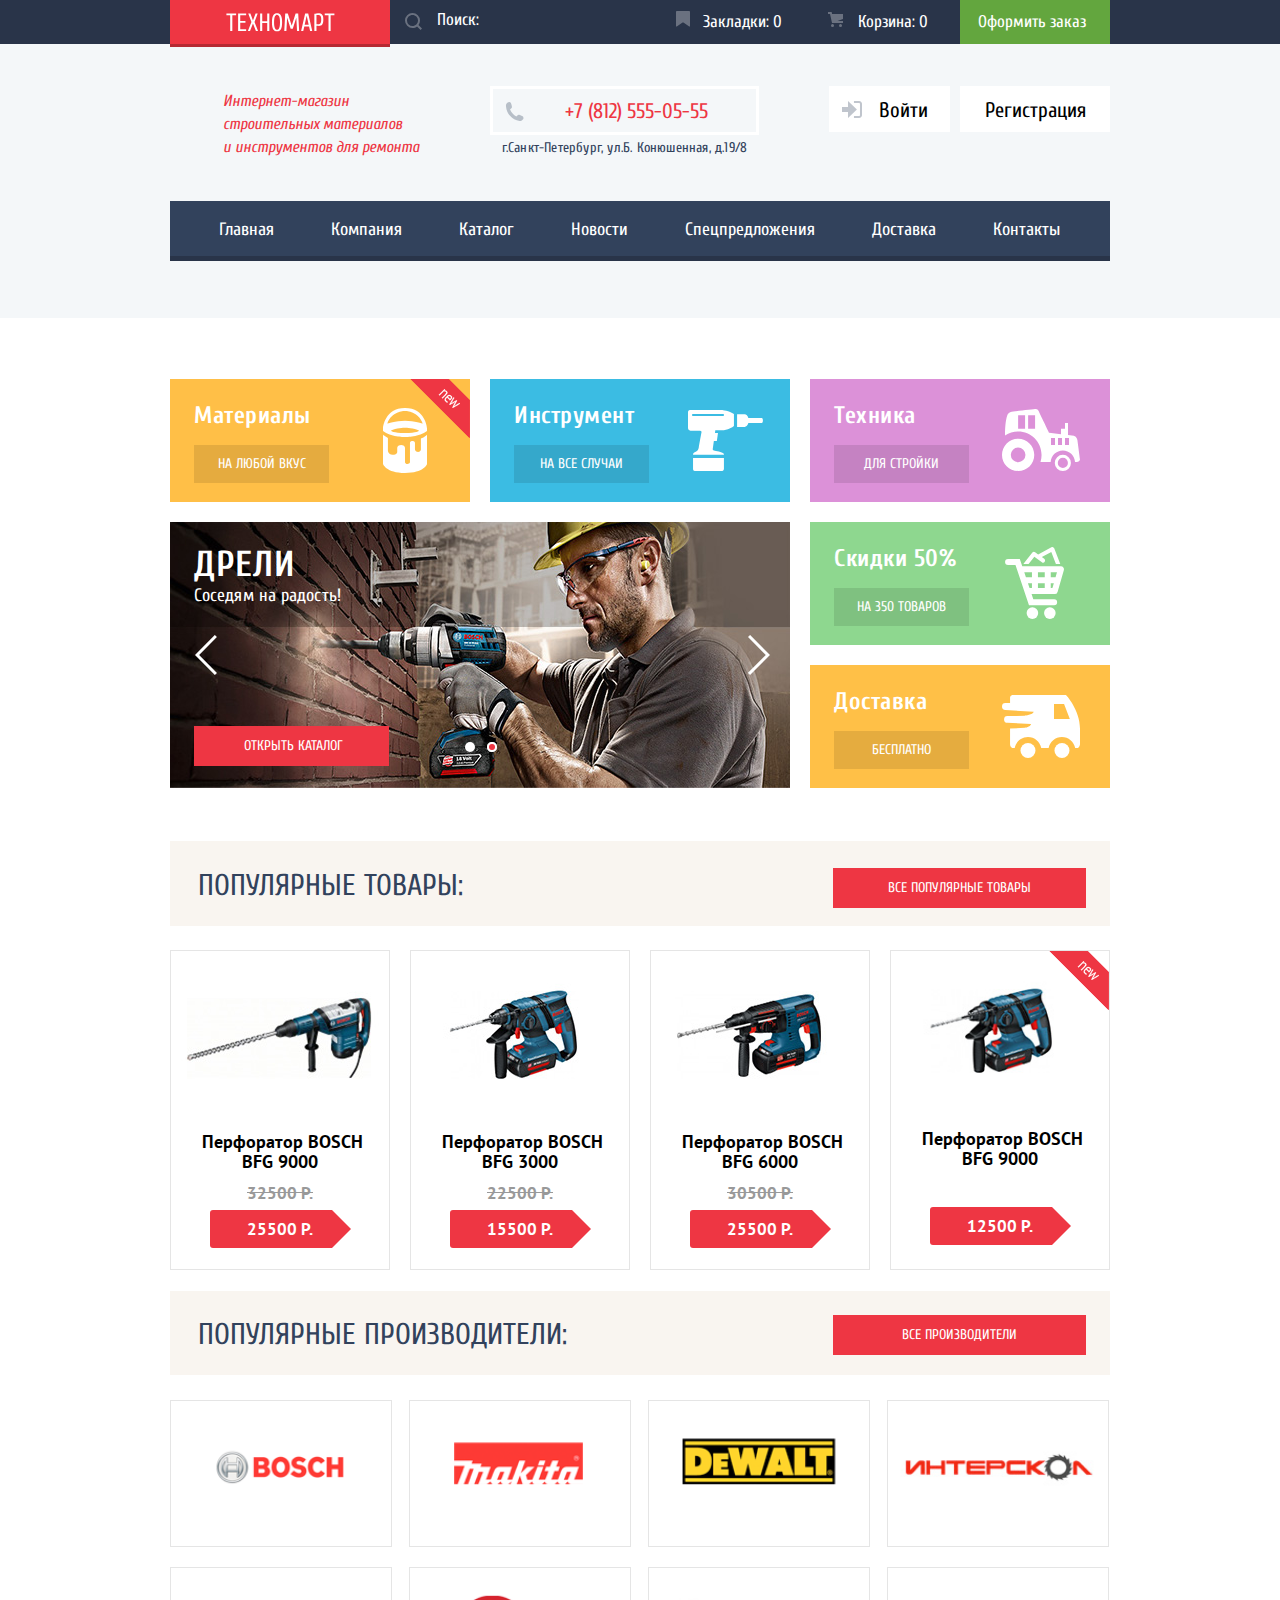
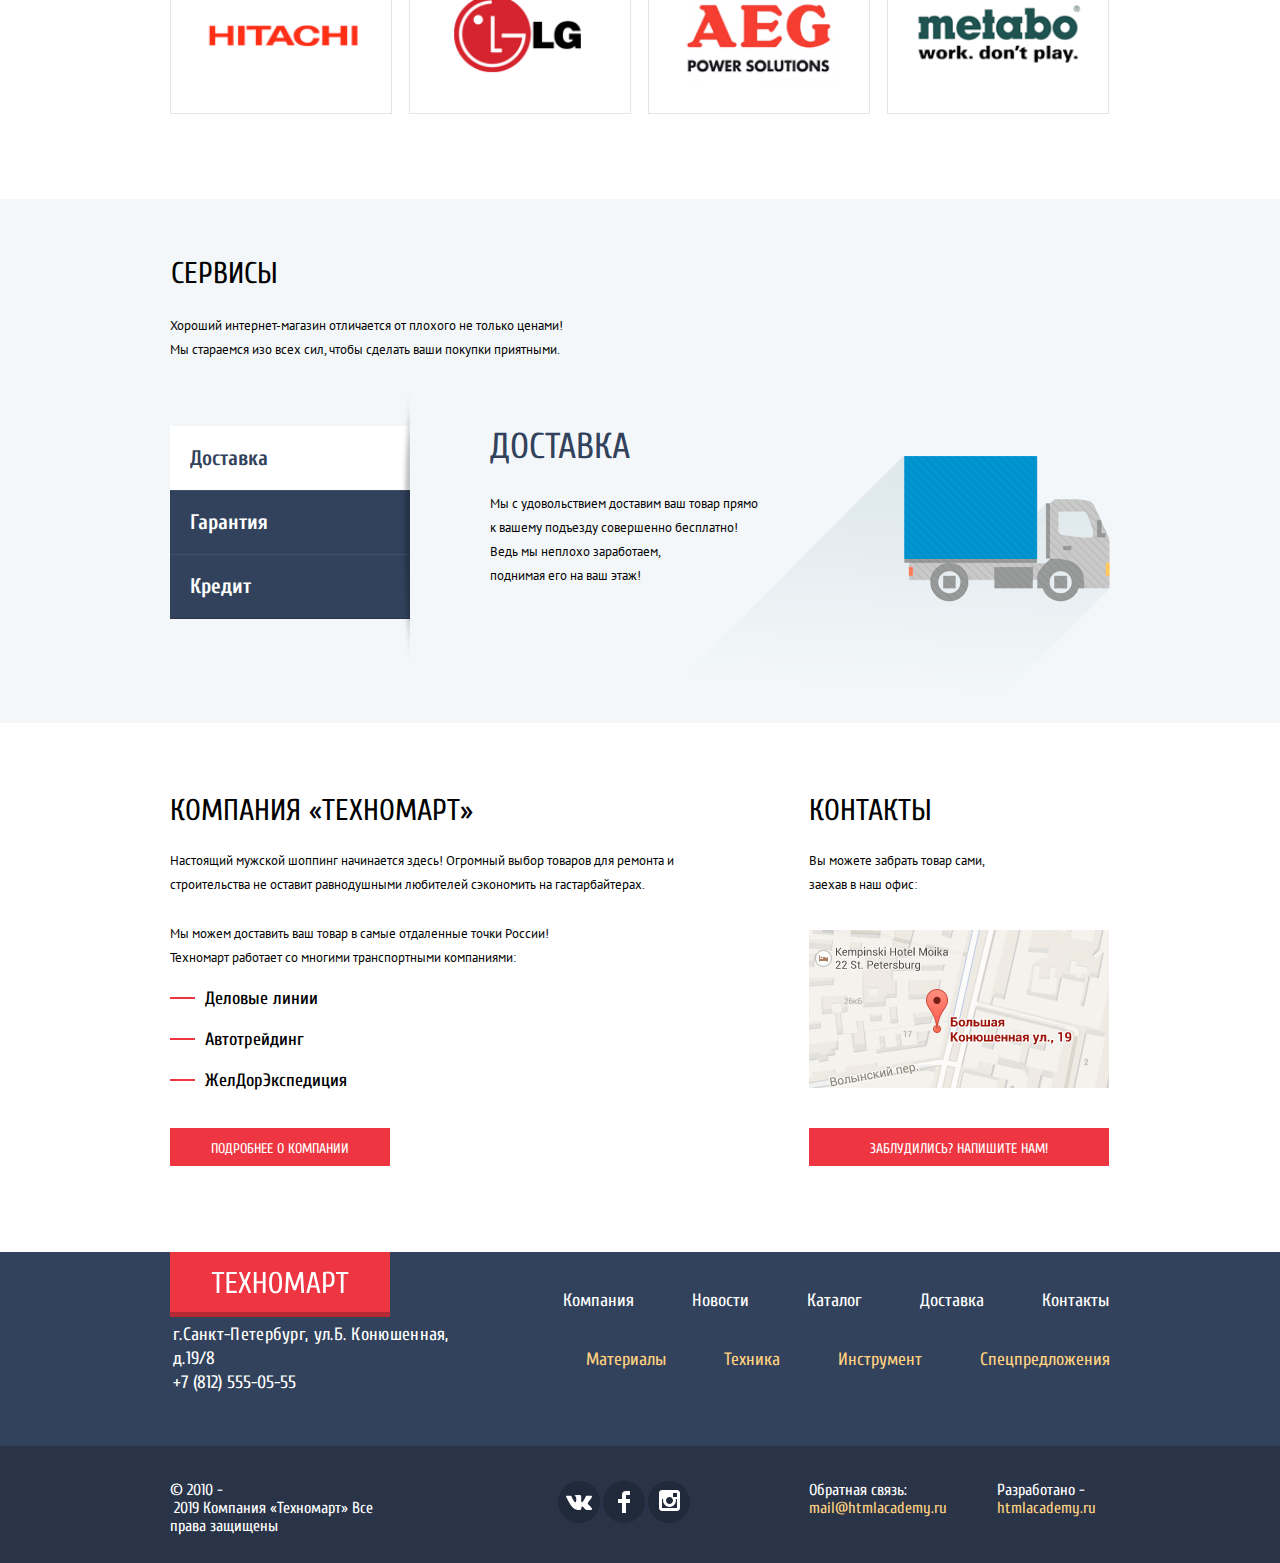
<file: index.html>
<!DOCTYPE html>
<html lang="ru">

<head>
  <meta charset="utf-8">
  <title>HTML Academy: Техномарт</title>
  <link href="https://fonts.googleapis.com/css?family=Cuprum:400,400i&display=swap&subset=cyrillic" rel="stylesheet">
  <link href="https://fonts.googleapis.com/css?family=PT+Sans:400,400i,700,700i&display=swap&subset=cyrillic" rel="stylesheet">
  <link rel="stylesheet" href="css/normalize.min.css">
  <link rel="stylesheet" href="css/style.min.css">
</head>

<body>

  <header class="site-header">
    <div class="top-bar">
      <div class="container">
        <a class="logo" href="index.html"></a>
        <form action="https://echo.htmlacademy.ru" method="post">
          <input class="search" type="search" id="search" name="search" placeholder="Поиск:">
          <label for="search"><svg xmlns="http://www.w3.org/2000/svg" width="17" height="17" viewBox="0 0 17 17">
              <path fill="#ffffff" d="M17 15.586l-3.542-3.542A7.465 7.465 0 0 0 15 7.5 7.5 7.5 0 1 0 7.5 15c1.71 0 3.282-.579 4.544-1.542L15.586 17 17 15.586zM2 7.5C2 4.467 4.467 2 7.5 2 10.532 2 13 4.467 13 7.5c0 3.032-2.468 5.5-5.5 5.5A5.506 5.506 0 0 1 2 7.5z" />
            </svg></label>
        </form>
        <a class="bookmark" href="#"><span>Закладки: 0</span>
          <svg xmlns="http://www.w3.org/2000/svg" width="14" height="16" viewBox="0 0 14 16">
            <path fill="#ffffff" d="M14 15c0 .55-.368.741-.818.426l-5.363-3.765c-.45-.315-1.187-.315-1.637 0L.818 15.426C.368 15.741 0 15.55 0 15V1c0-.55.45-1 1-1h12c.55 0 1 .45 1 1v14z" />
          </svg>
        </a>
        <a class="basket" href="#">
          <span>Корзина: 0</span>
        </a>
        <a class="order" href="#">Оформить заказ</a>
      </div>
    </div>

    <section class="header-info">
      <div class="container">
        <h1>
          Интернет-магазин&nbsp; строительных материалов и&nbsp;инструментов&nbsp;для&nbsp;ремонта
        </h1>
        <div class="adress-tel">
          <a class="phone-header" href="tel:+78125550555">+7 (812) 555-05-55</a>
          <p class="adress">г.Санкт-Петербург, ул.Б. Конюшенная, д.19/8</p>
        </div>
        <div class="header-login">
          <a class="login-link" href="#">Войти</a>
          <a class="registration-link" href="#">Регистрация</a>
        </div>
      </div>
    </section>

    <nav class="navigation">
      <div class="container">
        <a href="#">Главная</a>
        <a href="#">Компания</a>
        <a href="catalog.html">Каталог</a>
        <a href="#">Новости</a>
        <a href="#">Спецпредложения</a>
        <a href="#">Доставка</a>
        <a href="#">Контакты</a>
      </div>
    </nav>
  </header>

  <main class="page-main-index">
    <section class="icons">
      <div class="container">
        <div class="icons-top">
          <div class="materials-icon icons-item new-tag">
            <p>Материалы</p>
            <a class="icons-button" href="#">На любой вкус</a>
          </div>
          <div class="instruments-icon icons-item">
            <p>Инструмент</p>
            <a class="icons-button" href="#">На все случаи</a>
          </div>
          <div class="machines-icon icons-item">
            <p>Техника</p>
            <a class="icons-button" href="#">Для стройки</a>
          </div>
        </div>
        <div class="icons-bottom">
          <ul class="slider-1">
            <li class="slide slide-1">
              <h2>Дрели</h2>
              <p>Соседям на радость!</p>
              <a class="open-catalog" href="catalog.html">Открыть каталог</a>
            </li>
            <li class="slide slide-2">
              <h2>Перфораторы</h2>
              <p>Настоящие мужские игрушки</p>
              <a class="open-catalog" href="catalog.html">Открыть каталог</a>
            </li>
            <li>
              <ul class="round-buttons">
                <li class="round-button-1"><button type="button" class="visually-hidden"></button></li>
                <li class="round-button-2"><button type="button" class="visually-hidden"></button></li>
              </ul>
            </li>
            <li class="arrows">
              <span class="arrow-right"></span>
              <span class="arrow-left"></span>
            </li>
          </ul>
          <div>
            <div class="sale-icon icons-item">
              <p>Скидки 50%</p>
              <a class="icons-button" href="#">На 350 товаров</a>
            </div>
            <div class="delivery-icon icons-item">
              <p>Доставка</p>
              <a class="icons-button" href="#">Бесплатно</a>
            </div>
          </div>
        </div>
      </div>
    </section>

    <section class="popular-items">
      <div class="container">
        <div class="popular-items-name">
          <h2>Популярные товары:</h2>
          <a class="button" href="#">Все популярные товары</a>
        </div>
        <ul class="popular-items-list">
          <li class="catalog-item">
            <a href="catalog-item.html">
              <img src="img/item-image-1.jpg" width="218" height="170" alt="Перфоратор BOSCH BFG 9000">
            </a>
            <h3 class="catalog-category">Перфоратор&nbsp;BOSCH BFG 9000</h3>
            <p class="sale-price">32500 Р.</p>
            <p class="catalog-item-price">25500 Р.</p>
            <div class="on-hover">
              <a class="buy-button" href="order.html">Купить</a>
              <a class="bookmark-button" href="#">В закладки</a>
            </div>
          </li>
          <li class="catalog-item">
            <a href="catalog-item.html">
              <img src="img/item-image-2.jpg" width="218" height="170" alt="Перфоратор BOSCH BFG 3000">
            </a>
            <h3 class="catalog-category">Перфоратор&nbsp;BOSCH BFG 3000</h3>
            <p class="sale-price">22500 Р.</p>
            <p class="catalog-item-price">15500 Р.</p>
            <div class="on-hover">
              <a class="buy-button" href="order.html">Купить</a>
              <a class="bookmark-button" href="#">В закладки</a>
            </div>
          </li>
          <li class="catalog-item">
            <a href="catalog-item.html">
              <img src="img/item-image-3.jpg" width="218" height="170" alt="Перфоратор BOSCH BFG 6000">
            </a>
            <h3 class="catalog-category">Перфоратор&nbsp;BOSCH BFG 6000</h3>
            <p class="sale-price">30500 Р.</p>
            <p class="catalog-item-price">25500 Р.</p>
            <div class="on-hover">
              <a class="buy-button" href="order.html">Купить</a>
              <a class="bookmark-button" href="#">В закладки</a>
            </div>
          </li>
          <li class="catalog-item new-tag">
            <a href="catalog-item.html">
              <img src="img/item-image-4.jpg" width="218" height="170" alt="Перфоратор BOSCH BFG 9000">
            </a>
            <h3 class="catalog-category">Перфоратор&nbsp;BOSCH BFG 9000</h3>
            <p class="sale-price invisible">00000 р.</p>
            <p class="catalog-item-price">12500 Р.</p>
            <div class="on-hover">
              <a class="buy-button" href="order.html">Купить</a>
              <a class="bookmark-button" href="#">В закладки</a>
            </div>
          </li>
        </ul>
      </div>
    </section>

    <section>
      <div class="container">
        <div class="popular-producers">
          <h2>Популярные производители:</h2>
          <a href="#">Все производители</a>
        </div>
        <ul class="popular-producers-list">
          <li>
            <a class="catalog-link" href="catalog-item.html">
              <img src="img/bosch.png" width="220" height="120" alt="Производитель bosch">
            </a>
          </li>
          <li>
            <a class="catalog-link" href="catalog-item.html">
              <img src="img/makita.png" width="220" height="120" alt="Производитель makita">
            </a>
          </li>
          <li>
            <a class="catalog-link" href="catalog-item.html">
              <img src="img/dewalt.png" width="220" height="120" alt="Производитель dewalt">
            </a>
          </li>
          <li>
            <a class="catalog-link" href="catalog-item.html">
              <img src="img/interskol.png" width="220" height="120" alt="Производитель интерскол">
            </a>
          </li>
          <li>
            <a class="catalog-link" href="catalog-item.html">
              <img src="img/hitachi.png" width="220" height="120" alt="Производитель hitachi">
            </a>
          </li>
          <li>
            <a class="catalog-link" href="catalog-item.html">
              <img src="img/lg.png" width="220" height="120" alt="Производитель lg">
            </a>
          </li>
          <li>
            <a class="catalog-link" href="catalog-item.html">
              <img src="img/aeg.png" width="220" height="120" alt="Производитель aeg">
            </a>
          </li>
          <li>
            <a class="catalog-link" href="catalog-item.html">
              <img src="img/metabo.png" width="220" height="120" alt="Производитель metabo">
            </a>
          </li>
        </ul>
      </div>
    </section>

    <section class="service">
      <div class="container">
        <h2>Сервисы</h2>
        <p class="service-description">Хороший интернет-магазин отличается от плохого не только ценами!Мы стараемся изо всех сил, чтобы сделать ваши покупки приятными.</p>
        <div class="service-slider-menu">
          <ul class="service-menu">
            <li><button class="button active">Доставка</button></li>
            <li><button class="button">Гарантия</button></li>
            <li><button class="button">Кредит</button></li>
          </ul>
          <ul class="service-slider">
            <li>
              <div class="delivery-text">
                <h3>Доставка</h3>
                <p>Мы с удовольствием доставим ваш товар прямо
                  к вашему подъезду совершенно бесплатно!
                  Ведь мы неплохо заработаем,<br>
                  поднимая его на ваш этаж!</p>
              </div>
            </li>
            <li>
              <div class="guarantee-text">
                <h3>Гарантия</h3>
                <p>Если купленный у нас товар поломается или заискрит,<br>
                  а также в случае пожара, спровоцированного его возгоранием,&nbsp;
                  вы всегда можете быть уверены в нашей гарантии. Мы обменяем
                  сгоревший товар на новый.<br>
                  Дом уж восстановите как-нибудь сами.</p>
              </div>
            </li>
            <li>
              <div class="credit-text">
                <h3>Кредит</h3>
                <p>Залезть в долговую яму стало проще!
                  Кредитные консультанты придут вам на помощь.</p>
              </div>
              <a class="credit-button" href="#">Отправить заявку</a>
            </li>
          </ul>
        </div>
      </div>
    </section>

    <div class="about-and-contacts">
      <div class="container">
        <section class="about">
          <h2>Компания &laquo;Техномарт&raquo;</h2>
          <p>Настоящий мужской шоппинг начинается здесь! Огромный выбор товаров для ремонта и&nbsp; строительства не оставит равнодушными любителей сэкономить на гастарбайтерах.&nbsp;
          </p>
          <ul class="about-list">
            <li>
              <p>Мы можем доставить ваш товар в самые отдаленные точки России!
                Техномарт работает со многими транспортными компаниями:</p>
            </li>
            <li>Деловые линии</li>
            <li>Автотрейдинг</li>
            <li>ЖелДорЭкспедиция</li>
          </ul>
          <a class="button" href="#">Подробнее о компании</a>
        </section>

        <section class="contacts">
          <h2>Контакты</h2>
          <p>Вы можете забрать товар сами, заехав в наш офис:</p>
          <a href="#" class="map-image"><img src="img/map.jpg" width="300" height="168" alt="Карта с расположением магазина Техномарт по адресу ул.Б. Конюшенная 19/8, Санкт-Петербург"></a>
          <a class="button contact-link" href="contact-form.html">Заблудились? Напишите нам!</a>
        </section>
      </div>
    </div>
  </main>

  <footer class="site-footer">
    <div class="footer-top">
      <div class="container">
        <a class="logo" href="index.html"></a>
        <div class="footer-menu">
          <ul class="footer-menu-white">
            <li><a href="#">Компания</a></li>
            <li><a href="#">Новости</a></li>
            <li><a href="#">Каталог</a></li>
            <li><a href="#">Доставка</a></li>
            <li><a href="#">Контакты</a></li>
          </ul>
          <ul class="footer-menu-colored">
            <li><a class="colored" href="#">Материалы</a></li>
            <li><a class="colored" href="#">Техника</a></li>
            <li><a class="colored" href="#">Инструмент</a></li>
            <li><a class="colored" href="#">Спецпредложения</a></li>
          </ul>
        </div>
        <div class="adress-phone">
          <p> г.Санкт-Петербург, ул.Б. Конюшенная, д.19/8</p>
          <a href="tel:+78125550555">+7 (812) 555-05-55</a>
        </div>
      </div>
    </div>

    <div class="footer-bottom">
      <div class="container">
        <p class="footer-copyright">&copy;&nbsp;2010&nbsp;-&nbsp;2019&nbsp;Компания&nbsp;&laquo;Техномарт&raquo; Все права защищены</p>
        <ul class="footer-social">
          <li>
            <a class="vk" href="#" aria-label="Вконтакте"></a>
          </li>
          <li>
            <a class="fb" href="#" aria-label="Фейсбук"></a>
          </li>
          <li>
            <a class="instagram" href="#" aria-label="Инстаграм"></a>
          </li>
        </ul>
        <p class="call-back">Обратная&nbsp;связь: <a href="#">mail@htmlacademy.ru</a></p>
        <p class="developed-by">Разработано&nbsp;-<a href="https://htmlacademy.ru/intensive/htmlcss">htmlacademy.ru</a></p>
      </div>
    </div>
  </footer>

  <section class="modal modal-contact">
    <div class="red-shadow">
      <div class="modal-close"></div>
      <form class="contact-form" action="https://echo.htmlacademy.ru" method="post">
        <div class="modal-form-top">
          <div class="modal-form-input">
            <label for="user-name">Ваше имя:</label><input class="user-name" type="text" id="user-name" name="user-name" placeholder="Имя Фамилия"></div>
          <div class="modal-form-input">
            <label for="user-email">Ваш e-mail:</label><input class="user-email" type="email" id="user-email" name="user-email" placeholder="email@example.com"></div>
        </div>
        <label for="modal-text">Текст письма:</label><textarea name="text-modal-contact" id="modal-text" cols="30" rows="10" placeholder="В свободной форме"></textarea>
        <p class="modal-form-bottom"><button class="button" type="submit">Отправить</button></p>
      </form>
    </div>
  </section>

  <section class="modal modal-map">
    <h2 class="visually-hidden">Карта с расположением магазина Техномарт по адресу ул.Б. Конюшенная 19/8, Санкт-Петербург</h2>
    <div class="modal-close"></div>
    <iframe class="gmaps" src="https://www.google.com/maps/embed?pb=!1m18!1m12!1m3!1d1998.598942412368!2d30.320894615677183!3d59.938796869048424!2m3!1f0!2f0!3f0!3m2!1i1024!2i768!4f13.1!3m3!1m2!1s0x4696310fca5ba729%3A0xea9c53d4493c879f!2z0JHQvtC70YzRiNCw0Y8g0JrQvtC90Y7RiNC10L3QvdCw0Y8g0YPQuy4sIDE5LCDQodCw0L3QutGCLdCf0LXRgtC10YDQsdGD0YDQsywgMTkxMTg2!5e0!3m2!1sru!2sru!4v1583935339264!5m2!1sru!2sru" width="940" height="446" style="border:0;" allowfullscreen></iframe>
    <img class="visually-hidden" src="img/map.jpg" width="940" height="446" alt="Карта с расположением магазина Техномарт по адресу ул.Б. Конюшенная 19/8, Санкт-Петербург">
  </section>

  <section class="modal modal-catalog">
    <div class="red-shadow">
      <div class="modal-close"></div>
      <p class="busket-success">Товар добавлен в корзину!</p>
      <div class="modal-bottom">
        <a href="#" class="finish-order">Оформить заказ</a>
        <button class="modal-continue" type="button">Продолжить покупки</button>
      </div>
    </div>
  </section>
  <script src="js/popup.min.js"></script>
</body>

</html>
</file>
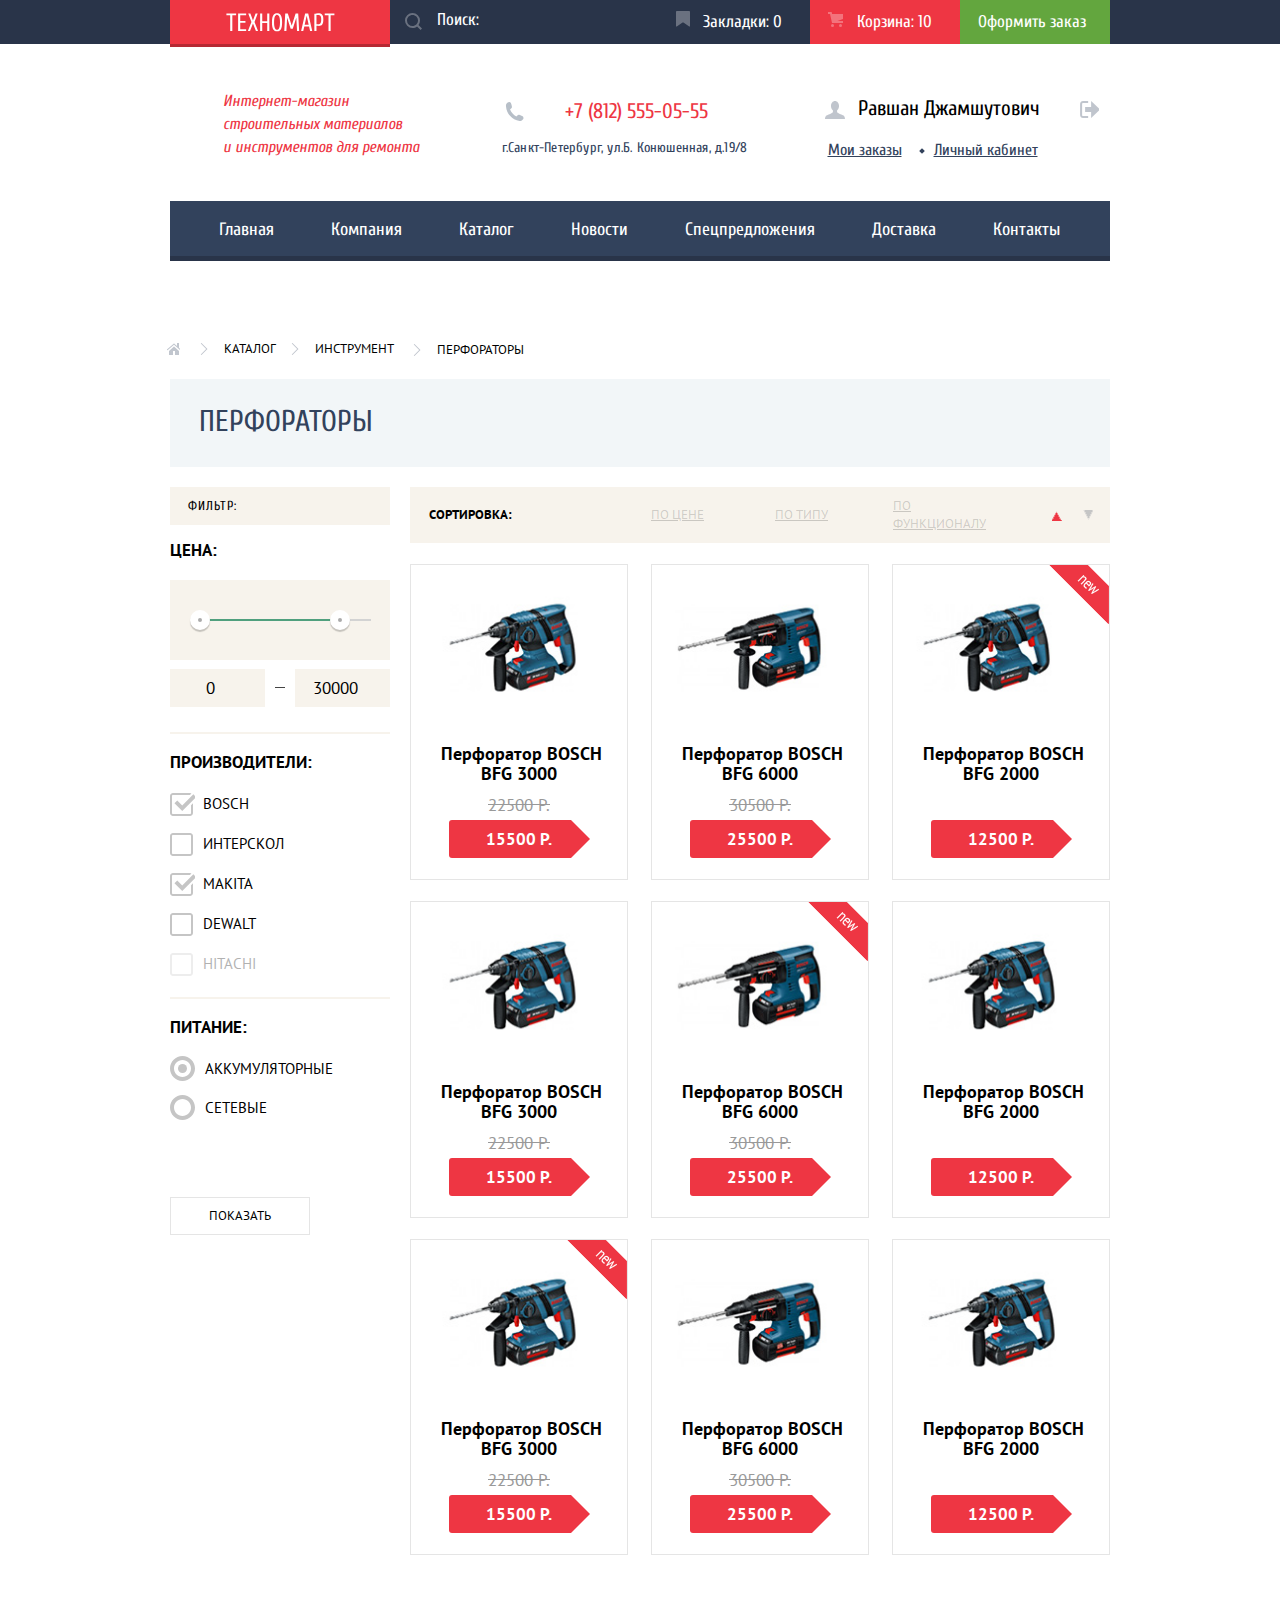
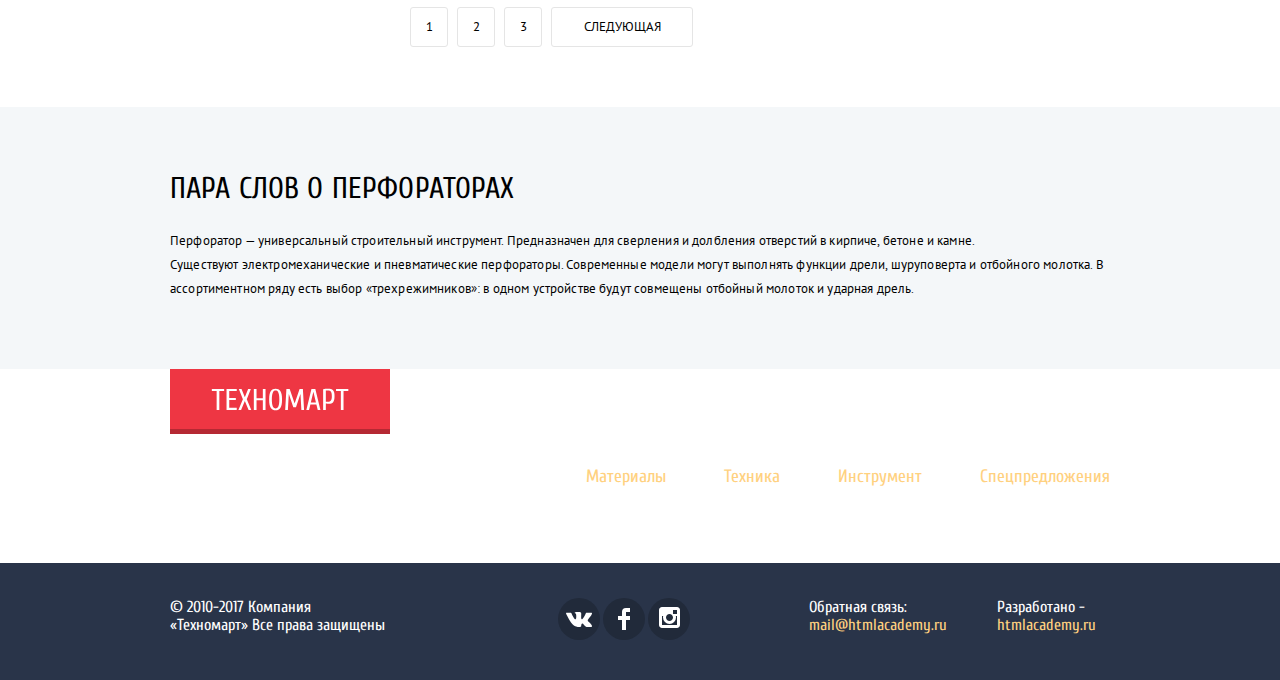
<file: catalog-min.html>
<!DOCTYPE html><html lang="ru"><head><meta charset="utf-8"><title>HTML Academy: Техномарт</title><link href="https://fonts.googleapis.com/css?family=Cuprum:400,400i&display=swap&subset=cyrillic" rel="stylesheet"><link href="https://fonts.googleapis.com/css?family=PT+Sans:400,400i,700,700i&display=swap&subset=cyrillic" rel="stylesheet"><link rel="stylesheet" href="css/normalize.css"><link rel="stylesheet" href="css/style.css"></head><body><header><div class="top-bar"><div class="container"><a class="logo" href="index.html"></a><form action="https://echo.htmlacademy.ru" method="post"><input class="search" type="search" id="search" name="search" placeholder="Поиск:"><label for="search"><svg xmlns="http://www.w3.org/2000/svg" width="17" height="17" viewBox="0 0 17 17"><path fill="#ffffff" d="M17 15.586l-3.542-3.542A7.465 7.465 0 0 0 15 7.5 7.5 7.5 0 1 0 7.5 15c1.71 0 3.282-.579 4.544-1.542L15.586 17 17 15.586zM2 7.5C2 4.467 4.467 2 7.5 2 10.532 2 13 4.467 13 7.5c0 3.032-2.468 5.5-5.5 5.5A5.506 5.506 0 0 1 2 7.5z"/></svg></label></form><a class="bookmark" href="#"><span>Закладки: 0</span> <svg xmlns="http://www.w3.org/2000/svg" width="14" height="16" viewBox="0 0 14 16"><path fill="#ffffff" d="M14 15c0 .55-.368.741-.818.426l-5.363-3.765c-.45-.315-1.187-.315-1.637 0L.818 15.426C.368 15.741 0 15.55 0 15V1c0-.55.45-1 1-1h12c.55 0 1 .45 1 1v14z"/></svg></a> <a class="basket catalog-basket" href="#"><span>Корзина: 10</span></a> <a class="order" href="#">Оформить заказ</a></div></div><section class="header-info"><div class="container"><h1>Интернет-магазин&nbsp; строительных материалов<br>и&nbsp;инструментов&nbsp;для&nbsp;ремонта</h1><div class="adress-tel"><div><a class="phone-header" href="tel:+78125550555">+7 (812) 555-05-55</a></div><p class="adress">г.Санкт-Петербург, ул.Б. Конюшенная, д.19/8</p></div><div class="login-area"><div class="login-area-top"><a class="logout-link" href="#"></a> <a class="user-name" href="#">Равшан Джамшутович</a></div><div class="login-area-bottom"><a class="order-link" href="#">Мои заказы</a><p class="login-area-diamond"></p><a class="cabinet-link" href="#">Личный кабинет</a></div></div></div></section><nav class="navigation"><div class="container"><a href="index.html">Главная</a> <a href="#">Компания</a> <a href="#">Каталог</a> <a href="#">Новости</a> <a href="#">Спецпредложения</a> <a href="#">Доставка</a> <a href="#">Контакты</a></div></nav></header><main class="page-main-catalog"><div class="container"><ul class="breadcrumbs"><li><a href="index.html" class="breadcrumbs-home"></a></li><li><a href="catalog.html">Каталог</a></li><li><a href="#">Инструмент</a></li><li class="breadcrumbs-current">Перфораторы</li></ul><h1>Перфораторы</h1></div><div class="general-area"><div class="left-area"><section class="filter"><form action="https://echo.htmlacademy.ru" method="post" oninput="price1.value=price1.value"><h2>Фильтр:</h2><fieldset class="filter-item"><legend>Цена:</legend><div class="filter-range"><div class="range-controls"><div class="scale"><div class="bar"></div></div><div class="toggle toggle-min"></div><div class="toggle toggle-max"></div></div><div class="price-controls"><input name="min-price" type="number" value="0"><label class="max-price"><input name="max-price" type="number" value="30000"></label></div></div></fieldset><fieldset class="filter-producers"><legend class="producers">Производители:</legend><div class="filter-checkbox"><input type="checkbox" class="visually-hidden" id="bosch" name="bosch" checked><label for="bosch">BOSCH</label></div><div class="filter-checkbox"><input type="checkbox" class="visually-hidden" id="interscol" name="интерскол"><label for="interscol">Интерскол</label></div><div class="filter-checkbox"><input type="checkbox" class="visually-hidden" id="makita" name="makita" checked><label for="makita">Makita</label></div><div class="filter-checkbox"><input type="checkbox" class="visually-hidden" id="dewalt" name="dewalt"><label for="dewalt">Dewalt</label></div><div class="filter-checkbox"><input type="checkbox" class="visually-hidden" name="hitachi" disabled><label id="hitachi">Hitachi</label></div></fieldset><fieldset class="filter-charge"><legend class="charge-type">Питание:</legend><div class="filter-radio"><input type="radio" class="visually-hidden" name="charge-type" id="battery" value="battery" checked><label for="battery">Аккумуляторные</label></div><div class="filter-radio"><input type="radio" class="visually-hidden" name="charge-type" id="plug" value="plug"><label for="plug">Сетевые</label></div></fieldset><button class="button" type="submit">Показать</button></form></section></div><div class="right-area"><section><section class="sorting"><ul class="sorting-list"><li><h2>Сортировка:</h2></li><li><a href="#">По цене</a></li><li><a href="#">По типу</a></li><li><a href="#">По функционалу</a></li><li class="arrow-up"><a class="active-arrow" href="#"></a></li><li class="arrow-down"><a href="#"></a></li></ul></section><section><h2 class="visually-hidden">Список перфораторов</h2><ul class="catalog-list"><li class="catalog-item"><a href="catalog-item.html"><img src="img/item-image-2.jpg" width="218" height="170" alt="Перфоратор BOSCH BFG 3000"></a><h3 class="catalog-category">Перфоратор&nbsp;BOSCH BFG 3000</h3><p class="sale-price catalog-sale-price">22500 Р.</p><p class="catalog-item-price">15500 Р.</p><div class="on-hover"><a class="buy-button" href="#">Купить</a> <a class="bookmark-button" href="#">В закладки</a></div></li><li class="catalog-item"><a href="catalog-item.html"><img src="img/item-image-3.jpg" width="218" height="170" alt="Перфоратор BOSCH BFG 6000"></a><h3 class="catalog-category">Перфоратор&nbsp;BOSCH BFG 6000</h3><p class="sale-price catalog-sale-price">30500 Р.</p><p class="catalog-item-price">25500 Р.</p><div class="on-hover"><a class="buy-button" href="#">Купить</a> <a class="bookmark-button" href="#">В закладки</a></div></li><li class="catalog-item new-tag"><a href="catalog-item.html"><img src="img/item-image-4.jpg" width="218" height="170" alt="Перфоратор BOSCH BFG 2000"></a><h3 class="catalog-category">Перфоратор&nbsp;BOSCH BFG 2000</h3><p class="sale-price invisible catalog-sale-price">30500 Р.</p><p class="catalog-item-price">12500 Р.</p><div class="on-hover"><a class="buy-button" href="#">Купить</a> <a class="bookmark-button" href="#">В закладки</a></div></li><li class="catalog-item"><a href="catalog-item.html"><img src="img/item-image-2.jpg" width="218" height="170" alt="Перфоратор BOSCH BFG 3000"></a><h3 class="catalog-category">Перфоратор&nbsp;BOSCH BFG 3000</h3><p class="sale-price catalog-sale-price">22500 Р.</p><p class="catalog-item-price">15500 Р.</p><div class="on-hover"><a class="buy-button" href="#">Купить</a> <a class="bookmark-button" href="#">В закладки</a></div></li><li class="catalog-item new-tag"><a href="catalog-item.html"><img src="img/item-image-3.jpg" width="218" height="170" alt="Перфоратор BOSCH BFG 6000"></a><h3 class="catalog-category">Перфоратор&nbsp;BOSCH BFG 6000</h3><p class="sale-price catalog-sale-price">30500 Р.</p><p class="catalog-item-price">25500 Р.</p><div class="on-hover"><a class="buy-button" href="#">Купить</a> <a class="bookmark-button" href="#">В закладки</a></div></li><li class="catalog-item"><a href="catalog-item.html"><img src="img/item-image-4.jpg" width="218" height="170" alt="Перфоратор BOSCH BFG 2000"></a><h3 class="catalog-category">Перфоратор&nbsp;BOSCH BFG 2000</h3><p class="sale-price invisible catalog-sale-price">12500 Р.</p><p class="catalog-item-price">12500 Р.</p><div class="on-hover"><a class="buy-button" href="#">Купить</a> <a class="bookmark-button" href="#">В закладки</a></div></li><li class="catalog-item new-tag"><a href="catalog-item.html"><img src="img/item-image-2.jpg" width="218" height="170" alt="Перфоратор BOSCH BFG 3000"></a><h3 class="catalog-category">Перфоратор&nbsp;BOSCH BFG 3000</h3><p class="sale-price catalog-sale-price">22500 Р.</p><p class="catalog-item-price">15500 Р.</p><div class="on-hover"><a class="buy-button" href="#">Купить</a> <a class="bookmark-button" href="#">В закладки</a></div></li><li class="catalog-item"><a href="catalog-item.html"><img src="img/item-image-3.jpg" width="218" height="170" alt="Перфоратор BOSCH BFG 6000"></a><h3 class="catalog-category">Перфоратор&nbsp;BOSCH BFG 6000</h3><p class="sale-price catalog-sale-price">30500 Р.</p><p class="catalog-item-price">25500 Р.</p><div class="on-hover"><a class="buy-button" href="#">Купить</a> <a class="bookmark-button" href="#">В закладки</a></div></li><li class="catalog-item"><a href="catalog-item.html"><img src="img/item-image-4.jpg" width="218" height="170" alt="Перфоратор BOSCH BFG 2000"></a><h3 class="catalog-category">Перфоратор&nbsp;BOSCH BFG 2000</h3><p class="sale-price invisible catalog-sale-price">12500 Р.</p><p class="catalog-item-price">12500 Р.</p><div class="on-hover"><a class="buy-button" href="#">Купить</a> <a class="bookmark-button" href="#">В закладки</a></div></li></ul><ul class="pagination-list"><li class="pagination-item"><a href="#">1</a></li><li class="pagination-item"><a href="#">2</a></li><li class="pagination-item"><a href="#">3</a></li><li class="pagination-item-next"><a href="#">Следующая</a></li></ul></section></section></div></div><div class="about-tool"><div class="container"><h2>Пара слов о перфораторах</h2><p>Перфоратор — универсальный строительный инструмент. Предназначен для сверления и долбления отверстий в кирпиче, бетоне и камне.<br>Существуют электромеханические и пневматические перфораторы. Современные модели могут выполнять функции дрели, шуруповерта и отбойного молотка. В ассортиментном ряду есть выбор «трехрежимников»: в одном устройстве будут совмещены отбойный молоток и ударная дрель.</p></div></div></main><footer><div class="footer-top"><div class="container"><a class="logo" href="index.html"></a><div class="footer-menu"><ul class="footer-menu-white"><li><a href="#">Компания</a></li><li><a href="#">Новости</a></li><li><a href="#">Каталог</a></li><li><a href="#">Доставка</a></li><li><a href="#">Контакты</a></li></ul><ul class="footer-menu-colored"><li><a class="colored" href="#">Материалы</a></li><li><a class="colored" href="#">Техника</a></li><li><a class="colored" href="#">Инструмент</a></li><li><a class="colored" href="#">Спецпредложения</a></li></ul></div><div class="adress-phone"><p>г.Санкт-Петербург, ул.Б. Конюшенная, д.19/8</p><a href="tel:+78125550555">+7 (812) 555-05-55</a></div></div></div><div class="footer-bottom"><div class="container"><p class="footer-copyright">&copy; 2010-2017 Компания &laquo;Техномарт&raquo; Все права защищены</p><ul class="footer-social"><li><a class="vk" href="#"></a></li><li><a class="fb" href="#"></a></li><li><a class="instagram" href="#"></a></li></ul><p class="call-back">Обратная связь: <a href="#">mail@htmlacademy.ru</a></p><p class="developed-by">Разработано&nbsp;-<br><a href="https://htmlacademy.ru/intensive/htmlcss">htmlacademy.ru</a></p></div></div></footer><section class="modal modal-catalog"><div class="red-shadow"><div class="modal-close"></div><p class="busket-success">Товар добавлен в корзину!</p><div class="modal-bottom"><a href="#" class="finish-order">Оформить заказ</a> <button class="modal-continue" type="button">Продолжить покупки</button></div></div></section><script src="js/buy.js"></script></body></html>
</file>
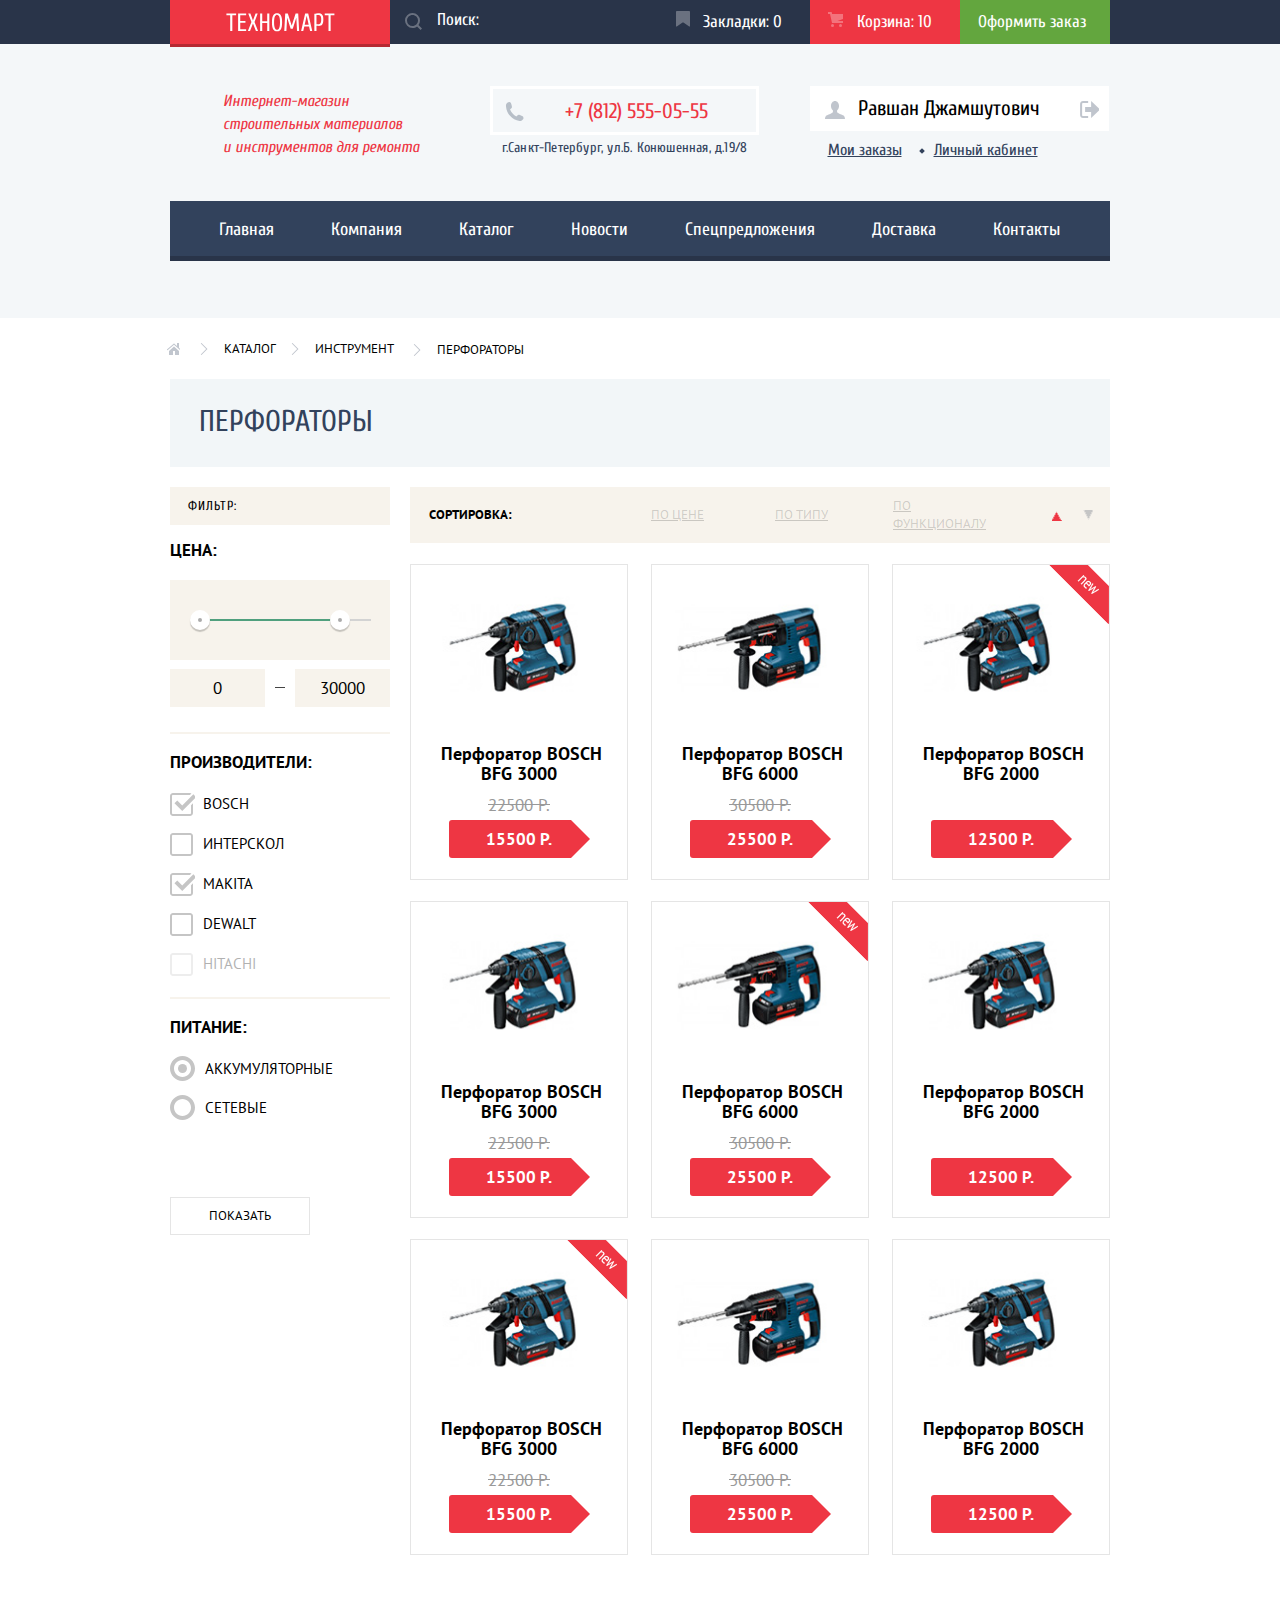
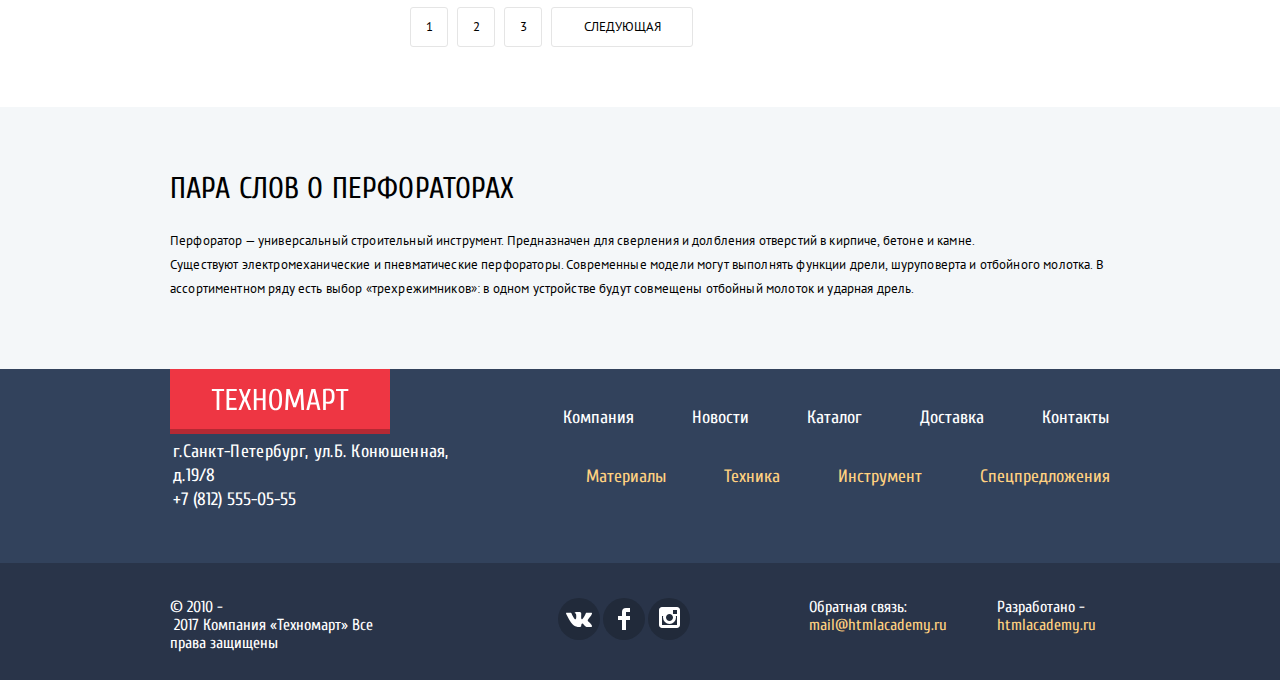
<file: catalog.html>
<!DOCTYPE html>
<html lang="ru">

<head>
  <meta charset="utf-8">
  <title>HTML Academy: Техномарт</title>
  <link href="https://fonts.googleapis.com/css?family=Cuprum:400,400i&display=swap&subset=cyrillic" rel="stylesheet">
  <link href="https://fonts.googleapis.com/css?family=PT+Sans:400,400i,700,700i&display=swap&subset=cyrillic" rel="stylesheet">
  <link rel="stylesheet" href="css/normalize.min.css">
  <link rel="stylesheet" href="css/style.min.css">
</head>

<body>

  <header class="site-header">
    <div class="top-bar">
      <div class="container">
        <a class="logo" href="index.html"></a>
        <form action="https://echo.htmlacademy.ru" method="post">
          <input class="search" type="search" id="search" name="search" placeholder="Поиск:">
          <label for="search"><svg xmlns="http://www.w3.org/2000/svg" width="17" height="17" viewBox="0 0 17 17">
              <path fill="#ffffff" d="M17 15.586l-3.542-3.542A7.465 7.465 0 0 0 15 7.5 7.5 7.5 0 1 0 7.5 15c1.71 0 3.282-.579 4.544-1.542L15.586 17 17 15.586zM2 7.5C2 4.467 4.467 2 7.5 2 10.532 2 13 4.467 13 7.5c0 3.032-2.468 5.5-5.5 5.5A5.506 5.506 0 0 1 2 7.5z" />
            </svg></label>
        </form>
        <a class="bookmark" href="#"><span>Закладки: 0</span>
          <svg xmlns="http://www.w3.org/2000/svg" width="14" height="16" viewBox="0 0 14 16">
            <path fill="#ffffff" d="M14 15c0 .55-.368.741-.818.426l-5.363-3.765c-.45-.315-1.187-.315-1.637 0L.818 15.426C.368 15.741 0 15.55 0 15V1c0-.55.45-1 1-1h12c.55 0 1 .45 1 1v14z" />
          </svg>
        </a>
        <a class="basket catalog-basket" href="#">
          <span>Корзина: 10</span>
        </a>
        <a class="order" href="#">Оформить заказ</a>
      </div>
    </div>

    <section class="header-info">
      <div class="container">
        <h1>
          Интернет-магазин&nbsp; строительных материалов и&nbsp;инструментов&nbsp;для&nbsp;ремонта
        </h1>
        <div class="adress-tel">
          <div><a class="phone-header" href="tel:+78125550555">+7 (812) 555-05-55</a></div>
          <p class="adress">г.Санкт-Петербург, ул.Б. Конюшенная, д.19/8</p>
        </div>
        <div class="login-area">
          <div class="login-area-top">
            <a class="logout-link" href="#"></a>
            <a class="user-name" href="#">Равшан Джамшутович</a>
          </div>
          <div class="login-area-bottom">
            <a class="order-link" href="#">Мои заказы</a>
            <p class="login-area-diamond"></p>
            <a class="cabinet-link" href="#">Личный кабинет</a>
          </div>
        </div>
      </div>
    </section>

    <nav class="navigation">
      <div class="container">
        <a href="index.html">Главная</a>
        <a href="#">Компания</a>
        <a href="#">Каталог</a>
        <a href="#">Новости</a>
        <a href="#">Спецпредложения</a>
        <a href="#">Доставка</a>
        <a href="#">Контакты</a>
      </div>
    </nav>
  </header>

  <main class="page-main-catalog">
    <div class="container">
      <ul class="breadcrumbs">
        <li><a href="index.html" class="breadcrumbs-home"></a></li>
        <li><a href="catalog.html">Каталог</a></li>
        <li><a href="#">Инструмент</a></li>
        <li class="breadcrumbs-current">Перфораторы</li>
      </ul>
      <h1>Перфораторы</h1>
    </div>

    <div class="general-area">
      <div class="left-area">
        <section class="filter">
          <form action="https://echo.htmlacademy.ru" method="post" oninput="price1.value=price1.value">
            <h2>Фильтр:</h2>
            <fieldset class="filter-item">
              <legend>Цена:</legend>
              <div class="filter-range">
                <div class="range-controls">
                  <div class="scale">
                    <div class="bar"></div>
                  </div>
                  <div class="toggle toggle-min" aria-label="Минимальная цена"></div>
                  <div class="toggle toggle-max" aria-label="Максимальная цена"></div>
                </div>
                <div class="price-controls">
                  <input name="min-price" type="text" value="0">
                  <label class="max-price"><input name="max-price" type="text" value="30000"></label>
                </div>
              </div>
            </fieldset>
            <fieldset class="filter-producers">
              <legend class="producers">Производители:</legend>
              <div class="filter-checkbox">
                <input type="checkbox" class="visually-hidden" id="bosch" name="bosch" checked>
                <label for="bosch">BOSCH</label>
              </div>
              <div class="filter-checkbox">
                <input type="checkbox" class="visually-hidden" id="interscol" name="интерскол">
                <label for="interscol">Интерскол</label>
              </div>
              <div class="filter-checkbox">
                <input type="checkbox" class="visually-hidden" id="makita" name="makita" checked>
                <label for="makita">Makita</label>
              </div>
              <div class="filter-checkbox">
                <input type="checkbox" class="visually-hidden" id="dewalt" name="dewalt">
                <label for="dewalt">Dewalt</label>
              </div>
              <div class="filter-checkbox">
                <input type="checkbox" class="visually-hidden" name="hitachi" disabled>
                <label id="hitachi">Hitachi</label>
              </div>
            </fieldset>
            <fieldset class="filter-charge">
              <legend class="charge-type">Питание:</legend>
              <div class="filter-radio">
                <input type="radio" class="visually-hidden" name="charge-type" id="battery" value="battery" checked>
                <label for="battery">Аккумуляторные</label>
              </div>
              <div class="filter-radio">
                <input type="radio" class="visually-hidden" name="charge-type" id="plug" value="plug">
                <label for="plug">Сетевые</label>
              </div>
            </fieldset>
            <button class="button" type="submit">Показать</button>
          </form>
        </section>
      </div>

      <div class="right-area">
        <section>
          <section class="sorting">
            <ul class="sorting-list">
              <li>
                <h2>Сортировка:</h2>
              </li>
              <li><a href="#">По цене</a></li>
              <li><a href="#">По типу</a></li>
              <li><a href="#">По функционалу</a></li>
              <li><a href="#" aria-label="Сортировка по возрастанию"></a></li>
              <li><a href="#" aria-label="Сортировка по убыванию"></a></li>
            </ul>
          </section>

          <section>
            <h2 class="visually-hidden">Список перфораторов</h2>
            <ul class="catalog-list">
              <li class="catalog-item">
                <a href="catalog-item.html">
                  <img src="img/item-image-2.jpg" width="218" height="170" alt="Перфоратор BOSCH BFG 3000">
                </a>
                <h3 class="catalog-category">Перфоратор&nbsp;BOSCH BFG 3000</h3>
                <p class="sale-price catalog-sale-price">22500 Р.</p>
                <p class="catalog-item-price">15500 Р.</p>
                <div class="on-hover">
                  <a class="buy-button" href="#">Купить</a>
                  <a class="bookmark-button" href="#">В закладки</a>
                </div>
              </li>

              <li class="catalog-item">
                <a href="catalog-item.html">
                  <img src="img/item-image-3.jpg" width="218" height="170" alt="Перфоратор BOSCH BFG 6000">
                </a>
                <h3 class="catalog-category">Перфоратор&nbsp;BOSCH BFG 6000</h3>
                <p class="sale-price catalog-sale-price">30500 Р.</p>
                <p class="catalog-item-price">25500 Р.</p>
                <div class="on-hover">
                  <a class="buy-button" href="order.html">Купить</a>
                  <a class="bookmark-button" href="#">В закладки</a>
                </div>
              </li>

              <li class="catalog-item new-tag">
                <a href="catalog-item.html">
                  <img src="img/item-image-4.jpg" width="218" height="170" alt="Перфоратор BOSCH BFG 2000">
                </a>
                <h3 class="catalog-category">Перфоратор&nbsp;BOSCH BFG 2000</h3>
                <p class="sale-price invisible catalog-sale-price">30500 Р.</p>
                <p class="catalog-item-price">12500 Р.</p>
                <div class="on-hover">
                  <a class="buy-button" href="order.html">Купить</a>
                  <a class="bookmark-button" href="#">В закладки</a>
                </div>
              </li>

              <li class="catalog-item">
                <a href="catalog-item.html">
                  <img src="img/item-image-2.jpg" width="218" height="170" alt="Перфоратор BOSCH BFG 3000">
                </a>
                <h3 class="catalog-category">Перфоратор&nbsp;BOSCH BFG 3000</h3>
                <p class="sale-price catalog-sale-price">22500 Р.</p>
                <p class="catalog-item-price">15500 Р.</p>
                <div class="on-hover">
                  <a class="buy-button" href="order.html">Купить</a>
                  <a class="bookmark-button" href="#">В закладки</a>
                </div>
              </li>

              <li class="catalog-item new-tag">
                <a href="catalog-item.html">
                  <img src="img/item-image-3.jpg" width="218" height="170" alt="Перфоратор BOSCH BFG 6000">
                </a>
                <h3 class="catalog-category">Перфоратор&nbsp;BOSCH BFG 6000</h3>
                <p class="sale-price catalog-sale-price">30500 Р.</p>
                <p class="catalog-item-price">25500 Р.</p>
                <div class="on-hover">
                  <a class="buy-button" href="order.html">Купить</a>
                  <a class="bookmark-button" href="#">В закладки</a>
                </div>
              </li>

              <li class="catalog-item">
                <a href="catalog-item.html">
                  <img src="img/item-image-4.jpg" width="218" height="170" alt="Перфоратор BOSCH BFG 2000">
                </a>
                <h3 class="catalog-category">Перфоратор&nbsp;BOSCH BFG 2000</h3>
                <p class="sale-price invisible catalog-sale-price">12500 Р.</p>
                <p class="catalog-item-price">12500 Р.</p>
                <div class="on-hover">
                  <a class="buy-button" href="order.html">Купить</a>
                  <a class="bookmark-button" href="#">В закладки</a>
                </div>
              </li>

              <li class="catalog-item new-tag">
                <a href="catalog-item.html">
                  <img src="img/item-image-2.jpg" width="218" height="170" alt="Перфоратор BOSCH BFG 3000">
                </a>
                <h3 class="catalog-category">Перфоратор&nbsp;BOSCH BFG 3000</h3>
                <p class="sale-price catalog-sale-price">22500 Р.</p>
                <p class="catalog-item-price">15500 Р.</p>
                <div class="on-hover">
                  <a class="buy-button" href="order.html">Купить</a>
                  <a class="bookmark-button" href="#">В закладки</a>
                </div>
              </li>

              <li class="catalog-item">
                <a href="catalog-item.html">
                  <img src="img/item-image-3.jpg" width="218" height="170" alt="Перфоратор BOSCH BFG 6000">
                </a>
                <h3 class="catalog-category">Перфоратор&nbsp;BOSCH BFG 6000</h3>
                <p class="sale-price catalog-sale-price">30500 Р.</p>
                <p class="catalog-item-price">25500 Р.</p>
                <div class="on-hover">
                  <a class="buy-button" href="order.html">Купить</a>
                  <a class="bookmark-button" href="#">В закладки</a>
                </div>
              </li>

              <li class="catalog-item">
                <a href="catalog-item.html">
                  <img src="img/item-image-4.jpg" width="218" height="170" alt="Перфоратор BOSCH BFG 2000">
                </a>
                <h3 class="catalog-category">Перфоратор&nbsp;BOSCH BFG 2000</h3>
                <p class="sale-price invisible catalog-sale-price">12500 Р.</p>
                <p class="catalog-item-price">12500 Р.</p>
                <div class="on-hover">
                  <a class="buy-button" href="order.html">Купить</a>
                  <a class="bookmark-button" href="#">В закладки</a>
                </div>
              </li>
            </ul>

            <ul class="pagination-list">
              <li class="pagination-item"><a href="#">1</a></li>
              <li class="pagination-item"><a href="#">2</a></li>
              <li class="pagination-item"><a href="#">3</a></li>
              <li class="pagination-item-next"><a href="#">Следующая</a></li>
            </ul>
          </section>
        </section>
      </div>
    </div>

    <div class="about-tool">
      <div class="container">
        <h2>Пара слов о перфораторах</h2>
        <p>Перфоратор — универсальный строительный инструмент. Предназначен для сверления и долбления отверстий в кирпиче, бетоне и камне.<br>
          Существуют электромеханические и пневматические перфораторы. Современные модели могут выполнять функции дрели, шуруповерта и отбойного молотка.
          В ассортиментном ряду есть выбор «трехрежимников»: в одном устройстве будут совмещены отбойный молоток и ударная дрель.</p>
      </div>
    </div>
  </main>

  <footer class="site-footer">
    <div class="footer-top">
      <div class="container">
        <a class="logo" href="index.html"></a>
        <div class="footer-menu">
          <ul class="footer-menu-white">
            <li><a href="#">Компания</a></li>
            <li><a href="#">Новости</a></li>
            <li><a href="#">Каталог</a></li>
            <li><a href="#">Доставка</a></li>
            <li><a href="#">Контакты</a></li>
          </ul>
          <ul class="footer-menu-colored">
            <li><a class="colored" href="#">Материалы</a></li>
            <li><a class="colored" href="#">Техника</a></li>
            <li><a class="colored" href="#">Инструмент</a></li>
            <li><a class="colored" href="#">Спецпредложения</a></li>
          </ul>
        </div>
        <div class="adress-phone">
          <p> г.Санкт-Петербург, ул.Б. Конюшенная, д.19/8</p>
          <a href="tel:+78125550555">+7 (812) 555-05-55</a>
        </div>
      </div>
    </div>

    <div class="footer-bottom">
      <div class="container">
        <p class="footer-copyright">&copy;&nbsp;2010&nbsp;-&nbsp;2017&nbsp;Компания&nbsp;&laquo;Техномарт&raquo; Все права защищены</p>
        <ul class="footer-social">
          <li>
            <a class="vk" href="#" aria-label="Вконтакте"></a>
          </li>
          <li>
            <a class="fb" href="#" aria-label="Фейсбук"></a>
          </li>
          <li>
            <a class="instagram" href="#" aria-label="Инстаграм"></a>
          </li>
        </ul>
        <p class="call-back">Обратная&nbsp;связь: <a href="#">mail@htmlacademy.ru</a></p>
        <p class="developed-by">Разработано&nbsp;-<a href="https://htmlacademy.ru/intensive/htmlcss">htmlacademy.ru</a></p>
      </div>
    </div>
  </footer>

  <section class="modal modal-contact">
    <div class="red-shadow">
      <div class="modal-close"></div>
      <form class="contact-form" action="https://echo.htmlacademy.ru" method="post">
        <div class="modal-form-top">
          <div class="modal-form-input">
            <label for="user-name">Ваше имя:</label><input class="user-name" type="text" id="user-name" name="user-name" placeholder="Имя Фамилия"></div>
          <div class="modal-form-input">
            <label for="user-email">Ваш e-mail:</label><input class="user-email" type="email" id="user-email" name="user-email" placeholder="email@example.com"></div>
        </div>
        <label for="modal-text">Текст письма:</label><textarea name="text-modal-contact" id="modal-text" cols="30" rows="10" placeholder="В свободной форме"></textarea>
        <p class="modal-form-bottom"><button class="button" type="submit">Отправить</button></p>
      </form>
    </div>
  </section>

  <section class="modal modal-map">
    <h2 class="visually-hidden">Карта с расположением магазина Техномарт по адресу ул.Б. Конюшенная 19/8, Санкт-Петербург</h2>
    <div class="modal-close"></div>
    <iframe class="gmaps" src="https://www.google.com/maps/embed?pb=!1m18!1m12!1m3!1d1998.598942412368!2d30.320894615677183!3d59.938796869048424!2m3!1f0!2f0!3f0!3m2!1i1024!2i768!4f13.1!3m3!1m2!1s0x4696310fca5ba729%3A0xea9c53d4493c879f!2z0JHQvtC70YzRiNCw0Y8g0JrQvtC90Y7RiNC10L3QvdCw0Y8g0YPQuy4sIDE5LCDQodCw0L3QutGCLdCf0LXRgtC10YDQsdGD0YDQsywgMTkxMTg2!5e0!3m2!1sru!2sru!4v1583935339264!5m2!1sru!2sru" width="940" height="446" style="border:0;" allowfullscreen></iframe>
    <img class="visually-hidden" src="img/map.jpg" width="940" height="446" alt="Карта с расположением магазина Техномарт по адресу ул.Б. Конюшенная 19/8, Санкт-Петербург">
  </section>

  <section class="modal modal-catalog">
    <div class="red-shadow">
      <div class="modal-close"></div>
      <p class="busket-success">Товар добавлен в корзину!</p>
      <div class="modal-bottom">
        <a href="#" class="finish-order">Оформить заказ</a>
        <button class="modal-continue" type="button">Продолжить покупки</button>
      </div>
    </div>
  </section>
  <script src="js/popup.min.js"></script>
</body>

</html>
</file>
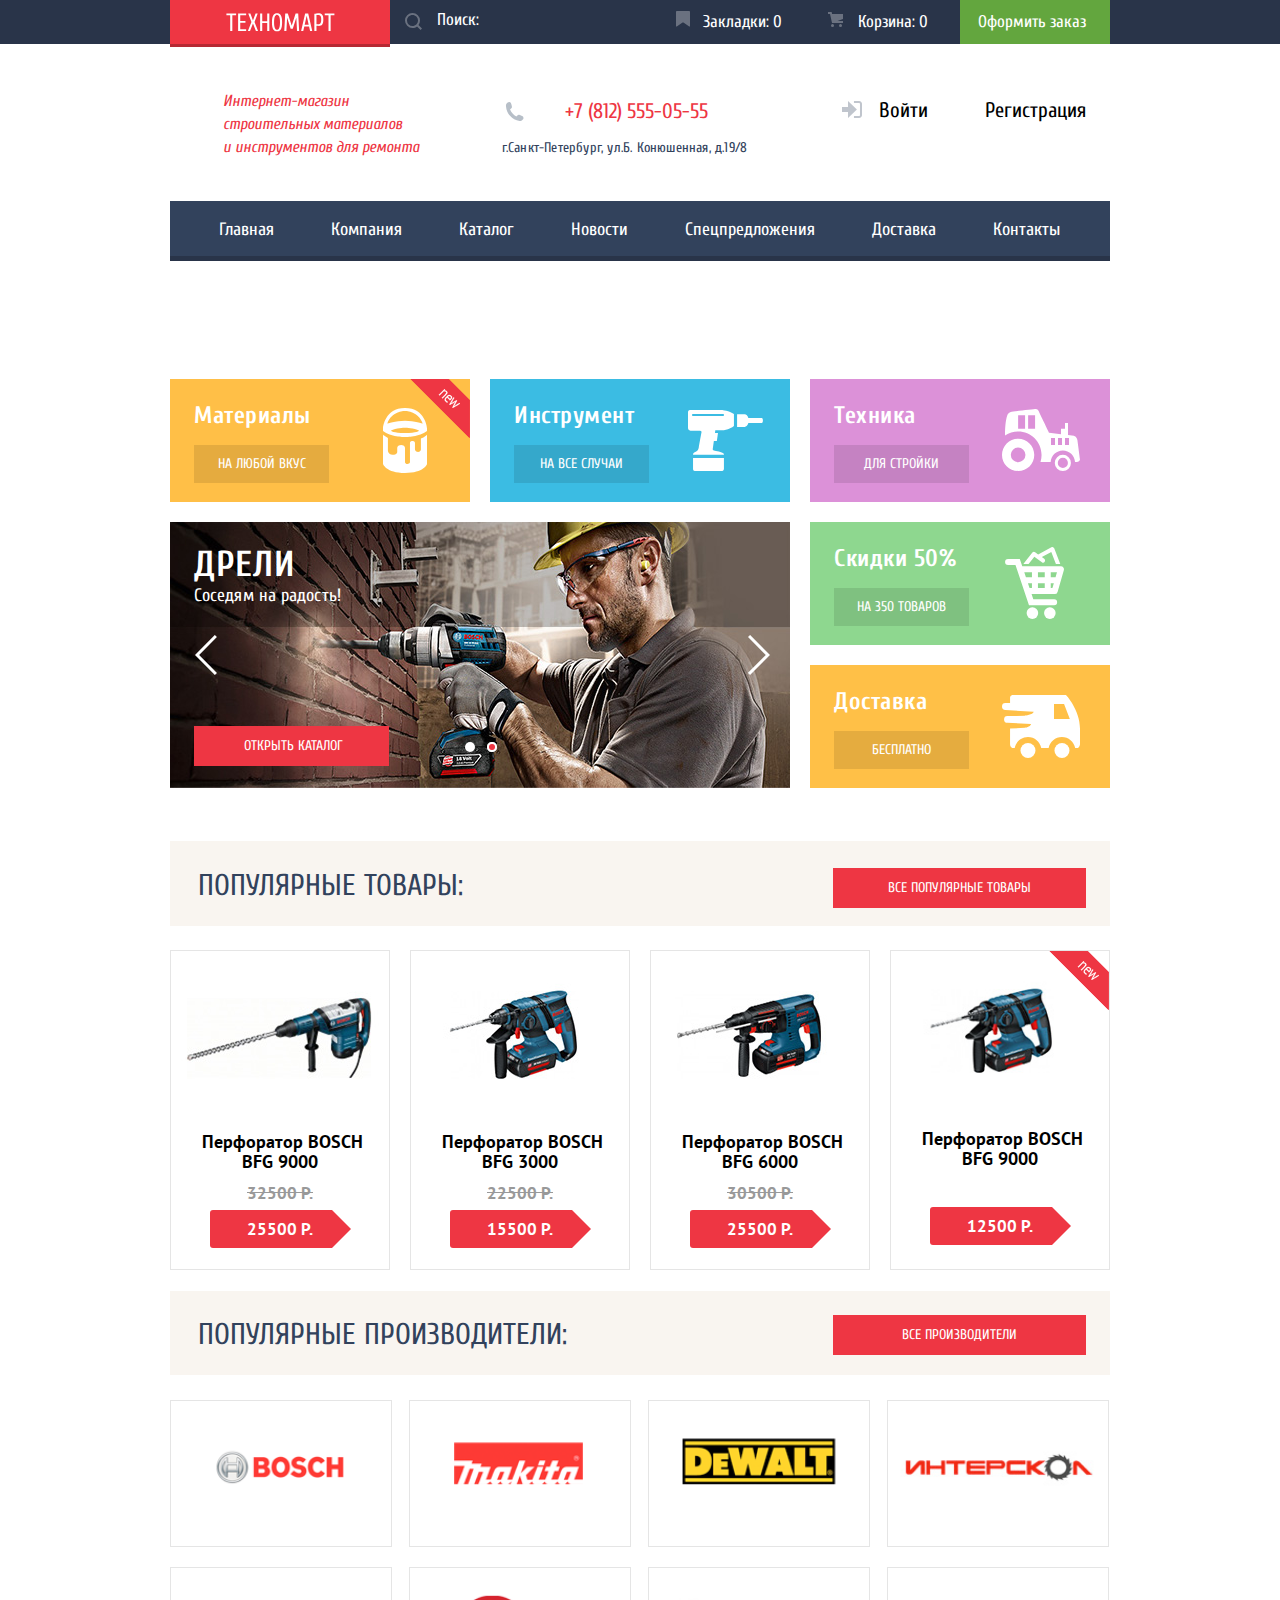
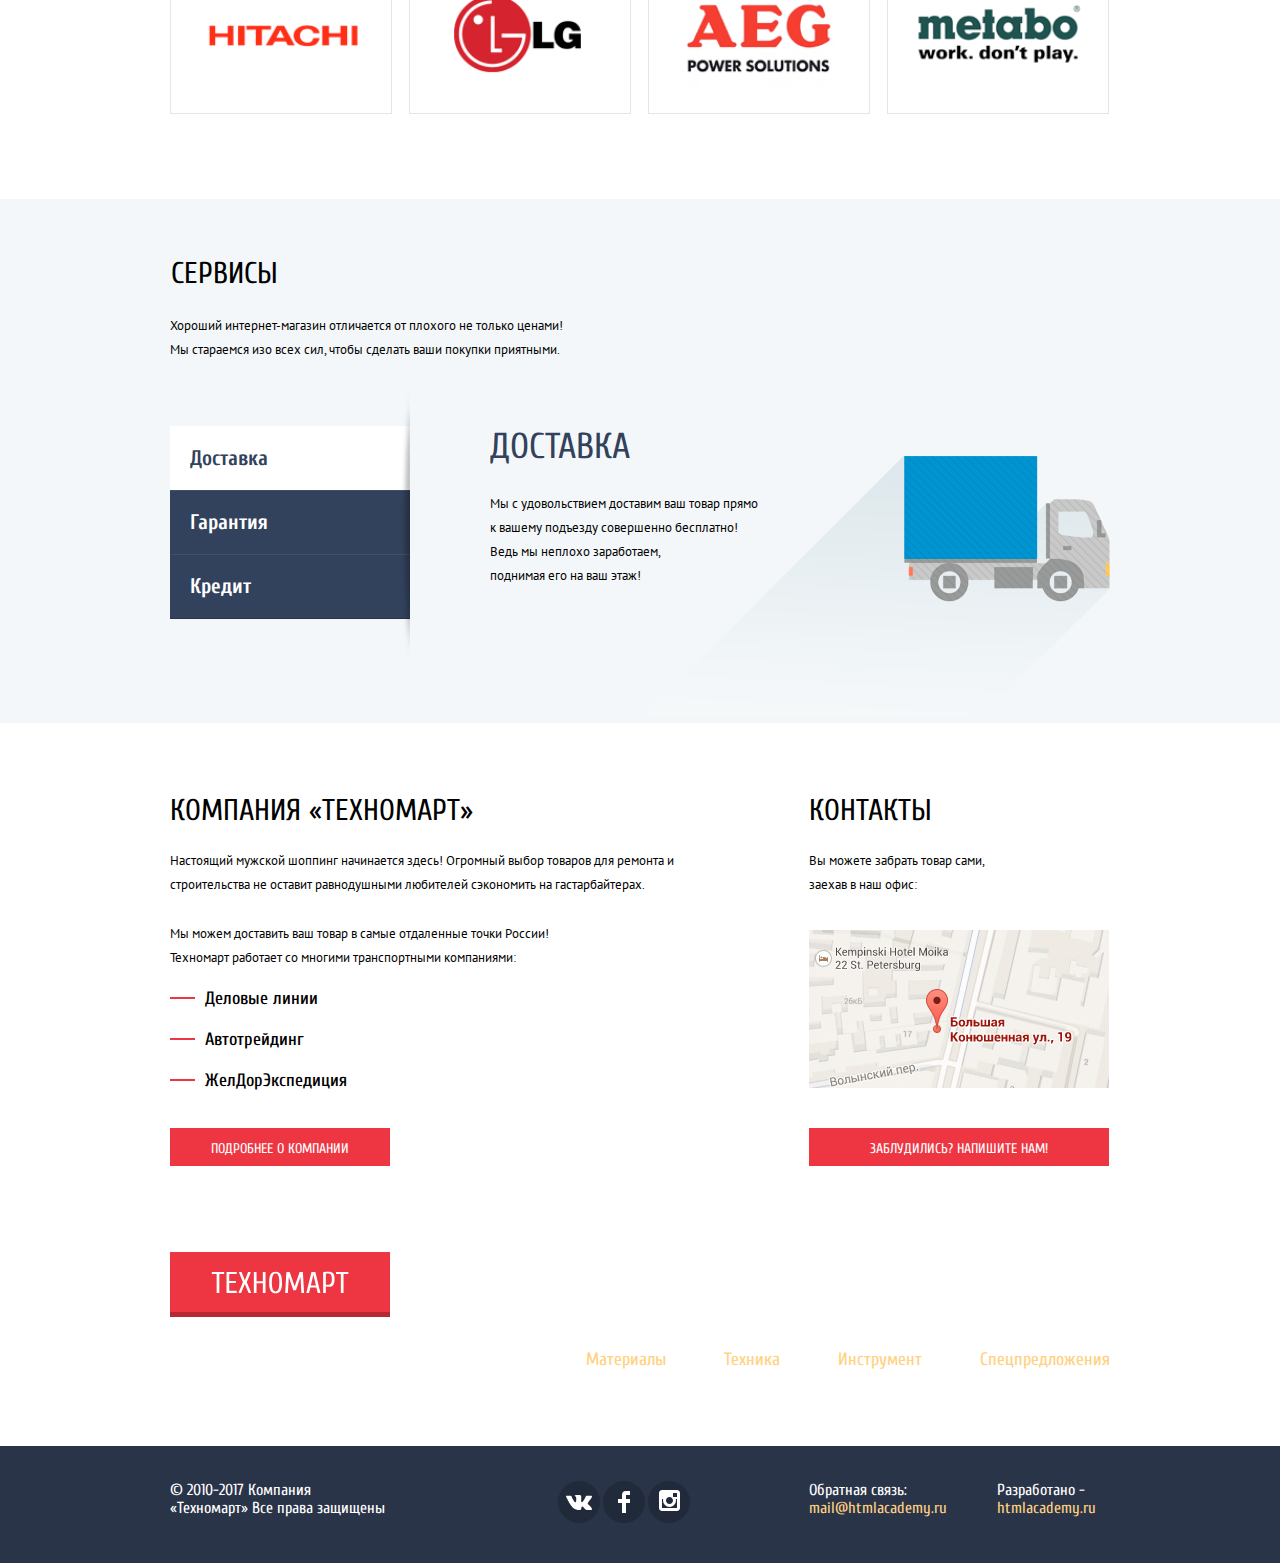
<file: index-min.html>
<!DOCTYPE html><html lang="ru"><head><meta charset="utf-8"><title>HTML Academy: Техномарт</title><link href="https://fonts.googleapis.com/css?family=Cuprum:400,400i&display=swap&subset=cyrillic" rel="stylesheet"><link href="https://fonts.googleapis.com/css?family=PT+Sans:400,400i,700,700i&display=swap&subset=cyrillic" rel="stylesheet"><link rel="stylesheet" href="css/normalize.css"><link rel="stylesheet" href="css/style.css"></head><body><header><div class="top-bar"><div class="container"><a class="logo" href="index.html"></a><form action="https://echo.htmlacademy.ru" method="post"><input class="search" type="search" id="search" name="search" placeholder="Поиск:"><label for="search"><svg xmlns="http://www.w3.org/2000/svg" width="17" height="17" viewBox="0 0 17 17"><path fill="#ffffff" d="M17 15.586l-3.542-3.542A7.465 7.465 0 0 0 15 7.5 7.5 7.5 0 1 0 7.5 15c1.71 0 3.282-.579 4.544-1.542L15.586 17 17 15.586zM2 7.5C2 4.467 4.467 2 7.5 2 10.532 2 13 4.467 13 7.5c0 3.032-2.468 5.5-5.5 5.5A5.506 5.506 0 0 1 2 7.5z"/></svg></label></form><a class="bookmark" href="#"><span>Закладки: 0</span> <svg xmlns="http://www.w3.org/2000/svg" width="14" height="16" viewBox="0 0 14 16"><path fill="#ffffff" d="M14 15c0 .55-.368.741-.818.426l-5.363-3.765c-.45-.315-1.187-.315-1.637 0L.818 15.426C.368 15.741 0 15.55 0 15V1c0-.55.45-1 1-1h12c.55 0 1 .45 1 1v14z"/></svg></a> <a class="basket" href="#"><span>Корзина: 0</span></a> <a class="order" href="#">Оформить заказ</a></div></div><section class="header-info"><div class="container"><h1>Интернет-магазин&nbsp; строительных материалов<br>и&nbsp;инструментов&nbsp;для&nbsp;ремонта</h1><div class="adress-tel"><a class="phone-header" href="tel:+78125550555">+7 (812) 555-05-55</a><p class="adress">г.Санкт-Петербург, ул.Б. Конюшенная, д.19/8</p></div><div class="header-login"><a class="login-link" href="#">Войти</a> <a class="registration-link" href="#">Регистрация</a></div></div></section><nav class="navigation"><div class="container"><a href="#">Главная</a> <a href="#">Компания</a> <a href="catalog.html">Каталог</a> <a href="#">Новости</a> <a href="#">Спецпредложения</a> <a href="#">Доставка</a> <a href="#">Контакты</a></div></nav></header><main class="page-main-index"><section class="icons"><div class="container"><div class="icons-top"><div class="materials-icon icons-item new-tag"><p>Материалы</p><a class="icons-button" href="#">На любой вкус</a></div><div class="instruments-icon icons-item"><p>Инструмент</p><a class="icons-button" href="#">На все случаи</a></div><div class="machines-icon icons-item"><p>Техника</p><a class="icons-button" href="#">Для стройки</a></div></div><div class="icons-bottom"><ul class="slider-1"><li class="slide slide-1"><h2>Дрели</h2><p>Соседям на радость!</p><a class="open-catalog" href="catalog.html">Открыть каталог</a></li><li class="slide slide-2"><h2>Перфораторы</h2><p>Настоящие мужские игрушки</p><a class="open-catalog" href="catalog.html">Открыть каталог</a></li><li><ul class="round-buttons"><li class="round-button-1"><button type="button" class="visually-hidden"></button></li><li class="round-button-2"><button type="button" class="visually-hidden"></button></li></ul></li><li class="arrows"><span class="arrow-right"></span> <span class="arrow-left"></span></li></ul><div><div class="sale-icon icons-item"><p>Скидки 50%</p><a class="icons-button" href="#">На 350 товаров</a></div><div class="delivery-icon icons-item"><p>Доставка</p><a class="icons-button" href="#">Бесплатно</a></div></div></div></div></section><section class="popular-items"><div class="container"><div class="popular-items-name"><h2>Популярные товары:</h2><a class="button" href="#">Все популярные товары</a></div><ul class="popular-items-list"><li class="catalog-item"><a href="catalog-item.html"><img src="img/item-image-1.jpg" width="218" height="170" alt="Перфоратор BOSCH BFG 9000"></a><h3 class="catalog-category">Перфоратор&nbsp;BOSCH BFG 9000</h3><p class="sale-price">32500 Р.</p><p class="catalog-item-price">25500 Р.</p><div class="on-hover"><a class="buy-button" href="#">Купить</a> <a class="bookmark-button" href="#">В закладки</a></div></li><li class="catalog-item"><a href="catalog-item.html"><img src="img/item-image-2.jpg" width="218" height="170" alt="Перфоратор BOSCH BFG 3000"></a><h3 class="catalog-category">Перфоратор&nbsp;BOSCH BFG 3000</h3><p class="sale-price">22500 Р.</p><p class="catalog-item-price">15500 Р.</p><div class="on-hover"><a class="buy-button" href="#">Купить</a> <a class="bookmark-button" href="#">В закладки</a></div></li><li class="catalog-item"><a href="catalog-item.html"><img src="img/item-image-3.jpg" width="218" height="170" alt="Перфоратор BOSCH BFG 6000"></a><h3 class="catalog-category">Перфоратор&nbsp;BOSCH BFG 6000</h3><p class="sale-price">30500 Р.</p><p class="catalog-item-price">25500 Р.</p><div class="on-hover"><a class="buy-button" href="#">Купить</a> <a class="bookmark-button" href="#">В закладки</a></div></li><li class="catalog-item new-tag"><a href="catalog-item.html"><img src="img/item-image-4.jpg" width="218" height="170" alt="Перфоратор BOSCH BFG 9000"></a><h3 class="catalog-category">Перфоратор&nbsp;BOSCH BFG 9000</h3><p class="sale-price invisible">00000 р.</p><p class="catalog-item-price">12500 Р.</p><div class="on-hover"><a class="buy-button" href="#">Купить</a> <a class="bookmark-button" href="#">В закладки</a></div></li></ul></div></section><section><div class="container"><div class="popular-producers"><h2>Популярные производители:</h2><a href="#">Все производители</a></div><ul class="popular-producers-list"><li><a class="catalog-link" href="catalog-item.html"><img src="img/bosch.png" width="220" height="120" alt="Производитель bosch"></a></li><li><a class="catalog-link" href="catalog-item.html"><img src="img/makita.png" width="220" height="120" alt="Производитель makita"></a></li><li><a class="catalog-link" href="catalog-item.html"><img src="img/dewalt.png" width="220" height="120" alt="Производитель dewalt"></a></li><li><a class="catalog-link" href="catalog-item.html"><img src="img/interskol.png" width="220" height="120" alt="Производитель интерскол"></a></li><li><a class="catalog-link" href="catalog-item.html"><img src="img/hitachi.png" width="220" height="120" alt="Производитель hitachi"></a></li><li><a class="catalog-link" href="catalog-item.html"><img src="img/lg.png" width="220" height="120" alt="Производитель lg"></a></li><li><a class="catalog-link" href="catalog-item.html"><img src="img/aeg.png" width="220" height="120" alt="Производитель aeg"></a></li><li><a class="catalog-link" href="catalog-item.html"><img src="img/metabo.png" width="220" height="120" alt="Производитель metabo"></a></li></ul></div></section><section class="service"><div class="container"><h2>Сервисы</h2><p class="service-description">Хороший интернет-магазин отличается от плохого не только ценами!Мы стараемся изо всех сил, чтобы сделать ваши покупки приятными.</p><div class="service-slider-menu"><ul class="service-menu"><li><button class="button active">Доставка</button></li><li><button class="button">Гарантия</button></li><li><button class="button">Кредит</button></li></ul><ul class="service-slider"><li><div class="delivery-text"><h3>Доставка</h3><p>Мы с удовольствием доставим ваш товар прямо к вашему подъезду совершенно бесплатно! Ведь мы неплохо заработаем,<br>поднимая его на ваш этаж!</p></div></li><li><div class="guarantee-text"><h3>Гарантия</h3><p>Если купленный у нас товар поломается или заискрит,&nbsp; а также в случае пожара, спровоцированного его возгоранием,&nbsp; вы всегда можете быть уверены в нашей гарантии. Мы обменяем сгоревший товар на новый.&nbsp; Дом уж восстановите как-нибудь сами.</p></div></li><li><div class="credit-text"><h3>Кредит</h3><p>Залезть в долговую яму стало проще! Кредитные консультанты придут вам на помощь.</p></div><a class="credit-button" href="#">Отправить заявку</a></li></ul></div></div></section><div class="about-and-contacts"><div class="container"><section class="about"><h2>Компания &laquo;Техномарт&raquo;</h2><p>Настоящий мужской шоппинг начинается здесь! Огромный выбор товаров для ремонта и&nbsp; строительства не оставит равнодушными любителей сэкономить на гастарбайтерах.&nbsp;</p><ul class="about-list"><li><p>Мы можем доставить ваш товар в самые отдаленные точки России! Техномарт работает со многими транспортными компаниями:</p></li><li>Деловые линии</li><li>Автотрейдинг</li><li>ЖелДорЭкспедиция</li></ul><a class="button" href="#">Подробнее о компании</a></section><section class="contacts"><h2>Контакты</h2><p>Вы можете забрать товар сами, заехав в наш офис:</p><a href="#" class="map-image"><img src="img/map.jpg" width="300" height="168" alt="Карта с расположением магазина Техномарт по адресу ул.Б. Конюшенная 19/8, Санкт-Петербург"></a> <a class="button contact-link" href="#">Заблудились? Напишите нам!</a></section></div></div></main><footer><div class="footer-top"><div class="container"><a class="logo" href="index.html"></a><div class="footer-menu"><ul class="footer-menu-white"><li><a href="#">Компания</a></li><li><a href="#">Новости</a></li><li><a href="#">Каталог</a></li><li><a href="#">Доставка</a></li><li><a href="#">Контакты</a></li></ul><ul class="footer-menu-colored"><li><a class="colored" href="#">Материалы</a></li><li><a class="colored" href="#">Техника</a></li><li><a class="colored" href="#">Инструмент</a></li><li><a class="colored" href="#">Спецпредложения</a></li></ul></div><div class="adress-phone"><p>г.Санкт-Петербург, ул.Б. Конюшенная, д.19/8</p><a href="tel:+78125550555">+7 (812) 555-05-55</a></div></div></div><div class="footer-bottom"><div class="container"><p class="footer-copyright">&copy; 2010-2017 Компания &laquo;Техномарт&raquo; Все права защищены</p><ul class="footer-social"><li><a class="vk" href="#"><span class="visually-hidden">Вконтакте</span></a></li><li><a class="fb" href="#"><span class="visually-hidden">Фейсбук</span></a></li><li><a class="instagram" href="#"><span class="visually-hidden">Инстаграм</span></a></li></ul><p class="call-back">Обратная связь:<br><a href="#">mail@htmlacademy.ru</a></p><p class="developed-by">Разработано&nbsp;-<br><a href="https://htmlacademy.ru/intensive/htmlcss">htmlacademy.ru</a></p></div></div></footer><section class="modal modal-contact"><div class="red-shadow"><div class="modal-close"></div><form class="contact-form" action="https://echo.technomart.ru" method="post"><div class="modal-form-top"><div class="modal-form-input"><label for="user-name">Ваше имя:</label><input class="user-name" id="user-name" name="user-name" placeholder="Имя Фамилия"></div><div class="modal-form-input"><label for="user-email">Ваш e-mail:</label><input class="user-email" type="email" id="user-email" name="user-email" placeholder="email@example.com"></div></div><label for="modal-text">Текст письма:</label><textarea name="text-modal-contact" id="modal-text" cols="30" rows="10" placeholder="В свободной форме"></textarea><p class="modal-form-bottom"><button class="button" type="submit">Отправить</button></p></form></div></section><section class="modal modal-map"><h2 class="visually-hidden">Карта с расположением магазина Техномарт по адресу ул.Б. Конюшенная 19/8, Санкт-Петербург</h2><div class="modal-close"></div><iframe class="gmaps" src="https://www.google.com/maps/embed?pb=!1m18!1m12!1m3!1d1998.598942412368!2d30.320894615677183!3d59.938796869048424!2m3!1f0!2f0!3f0!3m2!1i1024!2i768!4f13.1!3m3!1m2!1s0x4696310fca5ba729%3A0xea9c53d4493c879f!2z0JHQvtC70YzRiNCw0Y8g0JrQvtC90Y7RiNC10L3QvdCw0Y8g0YPQuy4sIDE5LCDQodCw0L3QutGCLdCf0LXRgtC10YDQsdGD0YDQsywgMTkxMTg2!5e0!3m2!1sru!2sru!4v1583935339264!5m2!1sru!2sru" width="940" height="446" frameborder="0" style="border:0" allowfullscreen></iframe><img class="visually-hidden" src="img/map.jpg" width="940" height="446" alt="Карта с расположением магазина Техномарт по адресу ул.Б. Конюшенная 19/8, Санкт-Петербург"></section><section class="modal modal-catalog"><div class="red-shadow"><div class="modal-close"></div><p class="busket-success">Товар добавлен в корзину!</p><div class="modal-bottom"><a href="#" class="finish-order">Оформить заказ</a> <button class="modal-continue" type="button">Продолжить покупки</button></div></div></section><script src="js/map.js"></script><script src="js/popup.js"></script><script src="js/buy.js"></script></body></html>
</file>
<file: css/style.css>
html {
  box-sizing: border-box;
}

*,
*:before,
*:after {
  box-sizing: inherit;
}

body {
  margin: 0;
  padding: 0;
  min-width: 1200px;
  font-family: "Cuprum", Arial, sans-serif;
  font-size: 18px;
  line-height: 23px;
  font-weight: normal;
  color: white;
  background-color: white;
}

a {
  text-decoration: none;
}

img {
  max-width: 100%;
  height: auto;
}

.site-header {
  background-color: #f4f7f9;
}

.container {
  max-width: 940px;
  margin: 0 auto;
}

.top-bar {
  background-color: #293449;
}

.top-bar .container {
  display: -webkit-box;
  display: -ms-flexbox;
  display: flex;
  text-align: center;
}

.top-bar form {
  position: relative;
}

.top-bar label {
  position: absolute;
  opacity: 0.3;
  left: 0%;
  top: 50%;
  margin-top: -12px;
  margin-left: 15px;
}

.top-bar a {
  color: white;
  font-size: 17px;
}

.logo {
  display: block;
  width: 220px;
  height: 44px;
  background-color: #ee3643;
  background-image: url(../img/logo-top.svg);
  background-repeat: no-repeat;
  background-position: 50% 50%;
  -webkit-box-shadow: 0px 3px 0px 0px #b52933;
  box-shadow: 0px 3px 0px 0px #b52933;
}

.logo:hover {
  background-color: #ca2c37;
}

.logo:active {
  background-color: #ba2732;
}

.search {
  position: relative;
  background-color: #293449;
  width: 270px;
  padding-top: 10px;
  padding-bottom: 11px;
  padding-left: 40px;
  border: none;
}

.search::-webkit-input-placeholder {
  padding-left: 30px;
  color: white;
}

.search::-moz-placeholder {
  padding-left: 30px;
  color: white;
}

.search:-ms-input-placeholder {
  padding-left: 40px;
  color: white;
}

.search::-ms-input-placeholder {
  padding-left: 40px;
  color: white;
}

.search::placeholder {
  padding-left: 7px;
  color: white;
  font-size: 17px;
}

.search + label {
  position: absolute;
  top: 25px;
  left: 0;

  opacity: 0.3;
}

.search:hover {
  background-color: #212a3a;
}

.search:focus {
  color: black;
  background-color: white;
  height: 100%;
  outline: none;
  border: none;
}

.search:hover + label,
.top-bar label:hover {
  opacity: 1;
}

.search:focus::placeholder {
  color: black;
}

.search:focus::-webkit-input-placeholder {
  color: black;
}

.search:focus:-ms-input-placeholder {
  color: black;
}
.search:focus::-ms-input-placeholder {
  color: black;
}

.search:focus + label path,
.search:focus + label {
  fill: #ee3643;
  opacity: 1;
}

.bookmark {
  position: relative;
  width: 150px;
  padding-top: 10px;
  padding-bottom: 10px;
}

.bookmark span {
  margin-left: 14px;
  max-width: 150px;
}

.bookmark svg {
  position: absolute;
  top: 50%;
  left: 0%;
  margin-top: -11px;
  margin-left: 16px;
  opacity: 0.3;
}

.basket {
  position: relative;
  width: 150px;
  padding-top: 10px;
  padding-bottom: 10px;
}

.basket::before {
  content: "";
  position: absolute;
  width: 17px;
  height: 17px;
  top: 50%;
  left: 0%;
  margin-top: -10px;
  margin-left: 18px;
  background-image: url(../img/cart-icon.svg);
  background-repeat: no-repeat;
  opacity: 0.3;
}

.basket span {
  margin-left: 16px;
  max-width: 150px;
}

.order {
  background-color: #63a63e;
  text-align: center;
  line-height: 44px;
  padding-right: 6px;
  width: 150px;
  box-sizing: border-box;
}

.order:hover {
  background-color: #5fbb2d;
}

.order:active {
  background-color: #518534;
}

.bookmark:hover,
.basket:hover {
  background-color: #212a3a;
}

.bookmark:hover svg {
  opacity: 1;
}

.bookmark:active svg {
  opacity: 0.5;
}

.bookmark:active,
.basket:active {
  color: rgba(255, 255, 255, 0.6);
  background-color: #161d29;
}

.basket:hover::before {
  background-image: url(../img/cart-icon.svg);
  background-repeat: no-repeat;
  opacity: 1;
}

.basket:active::before {
  background-image: url(../img/cart-icon.svg);
  background-repeat: no-repeat;
  opacity: 0.5;
}

.catalog-basket {
  background-color: #ee3643;
}

.catalog-basket span {
  margin-left: 18px;
}

.header-info .container {
  display: -webkit-box;
  display: -ms-flexbox;
  display: flex;
  padding-top: 42px;
  padding-bottom: 31px;
}

.header-info h1 {
  display: block;
  width: 196px;
  color: #ee3643;
  font-size: 16px;
  font-style: italic;
  line-height: 23px;
  font-weight: 400;
  margin-left: 53px;
  margin-right: 71px;
  margin-top: 4px;
}

.header-info .adress {
  color: #32425c;
  font-size: 14px;
  margin: 0px;
  letter-spacing: 0.2px;
}

.adress-tel {
  margin: 0px;
  padding: 0px;
  text-align: center;
}

.header-info .phone-header {
  display: block;
  position: relative;
  width: 269px;
  padding-top: 11px;
  padding-left: 24px;
  padding-bottom: 9px;
  margin-bottom: 1px;
  box-sizing: border-box;
  border: 3px solid white;
  color: #ee3643;
  font-size: 21px;
}

.header-info .phone-header::before {
  content: "";
  position: absolute;
  width: 19px;
  height: 19px;
  top: 50%;
  left: 12px;
  margin-top: -9px;
  background-image: url(../img/icon-phone.svg);
  background-repeat: no-repeat;
}

.header-login {
  display: -webkit-box;
  display: -ms-flexbox;
  display: flex;
  -webkit-box-align: start;
  -ms-flex-align: start;
  align-items: flex-start;
  margin-left: auto;
  font-size: 21px;
  line-height: 21px;
}

.login-link {
  display: block;
  position: relative;
  min-width: 121px;
  max-width: 150px;
  padding-top: 14px;
  padding-left: 33px;
  padding-right: 5px;
  padding-bottom: 11px;
  background-color: white;
  text-align: center;
  box-sizing: border-box;
  color: black;
}

.login-link::before {
  content: "";
  position: absolute;
  width: 20px;
  height: 17px;
  top: 50%;
  left: 13px;
  margin-top: -8px;
  background-image: url(../img/icon-login.svg);
  background-repeat: no-repeat;
  opacity: 0.3;
}

.registration-link {
  display: block;
  min-width: 150px;
  max-width: 170px;
  padding-top: 14px;
  padding-bottom: 11px;
  padding-left: 5px;
  padding-right: 5px;
  margin-left: 10px;
  text-align: center;
  background-color: white;
  color: black;
}

.login-link:hover,
.registration-link:hover {
  color: #ee3643;
}

.login-link:hover::before {
  opacity: 1;
}

.login-link:active::before {
  opacity: 0.5;
}

.login-link:focus,
.registration-link:focus {
  color: rgba(0, 0, 0, 0.3);
}

.navigation {
  padding-bottom: 62px;
}

.navigation .container {
  display: -webkit-box;
  display: -ms-flexbox;
  display: flex;
  justify-content: center;
  flex-wrap: wrap;
  -webkit-box-align: center;
  -ms-flex-align: center;
  align-items: center;
  -webkit-box-pack: justify;
  -ms-flex-pack: justify;
  background-color: #32425c;
  -webkit-box-shadow: 0px 5px 0px 0px #293449;
  box-shadow: 0px 5px 0px 0px #293449;
}

.navigation a {
  color: white;
  display: block;
  padding-top: 17px;
  padding-bottom: 15px;
  padding-left: 28px;
  padding-right: 29px;
}

.navigation a:hover {
  background-color: #293449;
}

.navigation a:active {
  background-color: #1d2739;
  color: rgba(255, 255, 255, 0.5);
}

.page-main-index {
  color: black;
}

.icons-top {
  display: -webkit-box;
  display: -ms-flexbox;
  display: flex;
  margin-top: 61px;
}

.icons-top p {
  margin: 0px;
  letter-spacing: 0.5px;
}

.icons-bottom {
  display: -webkit-box;
  display: -ms-flexbox;
  display: flex;
  margin-top: 20px;
}

.icons-bottom p {
  margin: 0px;
  letter-spacing: 0.5px;
}

.icons-item {
  -webkit-box-sizing: border-box;
  box-sizing: border-box;
  width: 300px;
  min-height: 123px;
  line-height: 30px;
  font-weight: 700;
  font-size: 24px;
  color: white;
  margin-left: 20px;
  padding: 0px;
  padding-left: 24px;
  padding-right: 22px;
  padding-top: 22px;
}

.icons-button {
  display: block;
  width: 135px;
  min-height: 38px;
  color: white;
  background-color: rgba(0, 0, 0, 0.1);
  text-transform: uppercase;
  font-size: 14px;
  line-height: 38px;
  font-weight: 400;
  text-align: center;
  margin: 0px;
  margin-top: 14px;
}

.materials-icon {
  position: relative;
  background-color: #ffbf47;
  margin-left: 0px;
}

.materials-icon::before {
  content: "";
  position: absolute;
  width: 44px;
  height: 65px;
  top: 50%;
  left: 71%;
  margin-top: -32px;
  background-image: url(../img/icon-materials.svg);
  background-repeat: no-repeat;
}

.icons-top .new-tag::after,
.popular-items-list .new-tag::before,
.catalog-list .new-tag::before {
  content: "";
  position: absolute;
  width: 60px;
  height: 59px;
  top: 0%;
  left: 100%;
  margin-left: -60px;
  margin-top: 0px;
  z-index: 1;
  background-image: url(../img/new-flag.png);
  background-repeat: no-repeat;
}

.instruments-icon {
  position: relative;
  background-color: #3bbce3;
}

.instruments-icon::before {
  content: "";
  position: absolute;
  width: 75px;
  height: 61px;
  top: 50%;
  left: 66%;
  margin-top: -30px;
  background-image: url(../img/icon-instruments.svg);
  background-repeat: no-repeat;
}

.machines-icon {
  position: relative;
  background-color: #dc91d8;
}

.machines-icon::before {
  content: "";
  position: absolute;
  width: 78px;
  height: 62px;
  top: 50%;
  left: 64%;
  margin-top: -31px;
  background-image: url(../img/icon-machines.svg);
  background-repeat: no-repeat;
}

.sale-icon {
  position: relative;
  background-color: #8ed78f;
}

.sale-icon::before {
  content: "";
  position: absolute;
  width: 59px;
  height: 72px;
  top: 50%;
  left: 65%;
  margin-top: -36px;
  background-image: url(../img/icon-sale.svg);
  background-repeat: no-repeat;
}

.delivery-icon {
  position: relative;
  background-color: #ffc047;
  margin-top: 20px;
}

.delivery-icon::before {
  content: "";
  position: absolute;
  width: 78px;
  height: 63px;
  top: 50%;
  left: 64%;
  margin-top: -31px;
  background-image: url(../img/icon-delivery.svg);
  background-repeat: no-repeat;
}

.icons-button:hover {
  color: white;
  background-color: rgba(0, 0, 0, 0.2);
}

.icons-button:active {
  color: white;
  background-color: rgba(0, 0, 0, 0.3);
}

.slider-1 {
  margin: 0;
  padding: 0;
  list-style: none;
  position: relative;
}

.slide {
  -webkit-transition: opacity 1s;
  -moz-transition: opacity 1s;
  -o-transition: opacity 1s;
  transition: opacity 1s;
}

.slide-1,
.slide-2 {
  -webkit-box-sizing: border-box;
  box-sizing: border-box;
  width: 620px;
  height: 266px;
  padding-top: 24px;
  padding-left: 24px;
  padding-bottom: 22px;
  background-color: white;
}

.slide-1 {
  display: -webkit-box;
  display: -ms-flexbox;
  display: flex;
  position: relative;
  -webkit-box-orient: vertical;
  -webkit-box-direction: normal;
  -ms-flex-direction: column;
  flex-direction: column;
  background-image: url(../img/slider-image.jpg);
  background-color: lightgrey;
}

.slide-2 {
  display: -webkit-box;
  display: -ms-flexbox;
  display: flex;
  position: relative;
  -webkit-box-orient: vertical;
  -webkit-box-direction: normal;
  -ms-flex-direction: column;
  flex-direction: column;
  background-image: url(../img/slider-image-2.jpg);
  background-color: lightgrey;
}

.slide-2 {
  display: none;
}

.slider-1 h2 {
  margin: 0px;
  font-size: 36px;
  line-height: 38px;
  color: white;
  text-transform: uppercase;
  letter-spacing: 0.7px;
}

.slider-1 p {
  margin: 0px;
  color: white;
  font-size: 18px;
  letter-spacing: 0.1px;
}

.slider-1 .open-catalog {
  display: block;
  width: 195px;
  margin-top: auto;
  padding: 14px 43px 14px 47px;
  text-align: center;
  line-height: 12px;
  font-size: 14px;
  background-color: #ee3643;
  color: white;
  text-transform: uppercase;
}

.arrow-left {
  position: absolute;
  width: 22px;
  height: 40px;
  top: 50%;
  left: 25px;
  margin-top: -20px;
  background-image: url(../img/icon-left.svg);
  background-repeat: no-repeat;
  cursor: pointer;
}

.arrow-right {
  position: absolute;
  width: 22px;
  height: 40px;
  top: 50%;
  right: 20px;
  margin-top: -20px;
  background-image: url(../img/icon-right.svg);
  background-repeat: no-repeat;
  cursor: pointer;
}

.round-buttons {
  display: -webkit-box;
  display: -ms-flexbox;
  display: flex;
  position: relative;
  list-style: none;
  bottom: 36px;
  left: 295px;
}

.round-button-1 {
  content: "";
  position: absolute;
  width: 10px;
  height: 10px;
  top: 50%;
  left: 22px;
  bottom: 36px;
  margin-top: -10px;
  background-image: url(../img/slider-dots-red.png);
  background-repeat: no-repeat;
  cursor: pointer;
}

.round-button-2 {
  content: "";
  position: absolute;
  width: 10px;
  height: 10px;
  top: 50%;
  left: 0%;
  bottom: 36px;
  margin-top: -10px;
  background-color: white;
  border-radius: 50%;
  cursor: pointer;
}

.popular-items-name {
  display: -webkit-box;
  display: -ms-flexbox;
  display: flex;
  -webkit-box-pack: justify;
  -ms-flex-pack: justify;
  justify-content: space-between;
  -webkit-box-align: center;
  -ms-flex-align: center;
  align-items: center;
  margin-top: 53px;
  background-color: #f9f5f0;
}

.popular-items-name a {
  display: block;
  width: 253px;
  min-height: 38px;
  margin-right: 24px;
  margin-bottom: -9px;
  padding: 14px 53px 14px 53px;
  background-color: #ee3643;
  font-size: 14px;
  line-height: 12px;
  color: white;
  text-transform: uppercase;
  text-align: center;
}

.popular-items-name h2 {
  padding-left: 28px;
  padding-top: 5px;
  color: #32425c;
  text-transform: uppercase;
  font-size: 30px;
  line-height: 30px;
  font-weight: normal;
}

.popular-items-name a:hover {
  background-color: #ca2c37;
}

.popular-items-name a:active {
  background-color: #ba2732;
}

.popular-items-list {
  display: -webkit-box;
  display: -ms-flexbox;
  display: flex;
  -ms-flex-wrap: wrap;
  flex-wrap: wrap;
  list-style: none;
  padding: 0px;
  margin: 0px;
  margin-bottom: 21px;
}

.catalog {
  display: -webkit-box;
  display: -ms-flexbox;
  display: flex;
  -ms-flex-wrap: wrap;
  flex-wrap: wrap;
}

.popular-items-list li {
  display: flex;
  position: relative;
  -webkit-box-orient: vertical;
  -webkit-box-direction: normal;
  -ms-flex-direction: column;
  flex-direction: column;
  -webkit-box-align: center;
  -ms-flex-align: center;
  align-items: center;
  width: 220px;
  padding: 0px;
  margin-left: 20px;
  margin-top: 24px;
  padding-bottom: 21px;
  font-family: "PT Sans", Arial, sans-serif;
  font-weight: 700;
  border: 1px solid #e5e5e5;
  font-size: 18px;
  line-height: 20px;
}

.popular-items-list .catalog-item:nth-child(1) {
  margin-left: 0px;
}

.popular-items-list .catalog-item:nth-child(5n) {
  margin-left: 0px;
}

.popular-items-list .catalog-item:nth-child(4) img {
  padding-left: 10px;
  padding-bottom: 5px;
}

.popular-items-list li:hover {
  box-shadow: 0px 10px 25px 0px rgba(41, 52, 73, 0.5);
}

.catalog-link img {
  padding-bottom: 10px;
}

.catalog-category {
  font-size: 18px;
  color: black;
  line-height: 20px;
  text-align: center;
  width: 155px;
  min-height: 33px;
  padding: 0px;
  margin: 0px;
  margin-right: 33px;
  margin-left: 32px;
  margin-bottom: 11px;
  margin-top: 7px;
}

.catalog-item-price {
  position: relative;
  width: 140px;
  height: 38px;
  margin: 0px;
  padding-left: 37px;
  font-size: 17px;
  line-height: 38px;
  font-weight: 600;
  color: white;
  background-color: #ee3643;
  border-radius: 3px;
}

.catalog-item-price::after {
  content: "";
  position: absolute;
  top: 0;
  right: -20px;
  width: 0;
  height: 0;
  border: 19px solid white;
  border-left-color: #ee3643;
}

.credit a {
  background-color: #ee3643;
  font-size: 14px;
  line-height: 18px;
  color: white;
  text-transform: uppercase;
}

.open-catalog:hover,
.credit a:hover {
  background-color: #ca2c37;
}

.open-catalog:active,
.credit a:active {
  background-color: #ba2732;
}

.popular-producers-list {
  list-style: none;
  padding: 0px;
  margin: 0px;
  display: -webkit-box;
  display: -ms-flexbox;
  display: flex;
  -webkit-box-pack: start;
  -ms-flex-pack: start;
  justify-content: flex-start;
  -ms-flex-wrap: wrap;
  flex-wrap: wrap;
  padding-bottom: 65px;
  margin-top: 25px;
}

.catalog-link {
  width: 220px;
  height: 145px;
  display: -webkit-box;
  display: -ms-flexbox;
  display: flex;
  -webkit-box-pack: center;
  -ms-flex-pack: center;
  justify-content: center;
  -webkit-box-align: center;
  -ms-flex-align: center;
  align-items: center;
}

.popular-producers-list li {
  margin-bottom: 20px;
  margin-right: 17px;
  border: 1px solid #e5e5e5;
}

.popular-producers-list li:nth-child(4n) {
  margin-right: 0px;
}

.popular-producers-list li:hover {
  -webkit-box-shadow: 0px 10px 25px 0px rgba(41, 52, 73, 0.5);
  box-shadow: 0px 10px 25px 0px rgba(41, 52, 73, 0.5);
}

.popular-producers-list li:active,
.popular-producers-list li:focus {
  -webkit-box-shadow: 0px 4px 10px 0px rgba(41, 52, 73, 0.5);
  box-shadow: 0px 4px 10px 0px rgba(41, 52, 73, 0.5);
}

.popular-producers-list li:active .catalog-link img,
.popular-producers-list li:focus .catalog-link img {
  opacity: 0.3;
}

.popular-producers {
  background-color: #f9f5f0;
  display: -webkit-box;
  display: -ms-flexbox;
  display: flex;
  -webkit-box-pack: justify;
  -ms-flex-pack: justify;
  justify-content: space-between;
  -webkit-box-align: center;
  -ms-flex-align: center;
  align-items: center;
  padding-top: 5px;
}

.popular-producers h2 {
  color: #32425c;
  text-transform: uppercase;
  font-size: 30px;
  line-height: 30px;
  font-weight: normal;
  padding-left: 28px;
}

.popular-producers a {
  background-color: #ee3643;
  font-size: 14px;
  line-height: 12px;
  color: white;
  text-transform: uppercase;
  text-align: center;
  padding: 14px 52px 14px 52px;
  display: block;
  width: 253px;
  min-height: 38px;
  margin-right: 24px;
}

.popular-producers a:hover {
  background-color: #ca2c37;
}

.popular-producers a:active {
  background-color: #ba2732;
}

.service {
  background-color: #f4f7f9;
}

.service h2 {
  text-transform: uppercase;
  font-size: 30px;
  line-height: 30px;
  font-weight: normal;
  padding-top: 60px;
  padding-left: 1px;
  padding-bottom: 25px;
  margin: 0px;
}

.service p {
  font-size: 13px;
  line-height: 24px;
  font-family: "PT Sans", Arial, sans-serif;
  margin: 0px;
}

.service-description {
  display: block;
  width: 398px;
  min-height: 37px;
  margin: 0px;
  padding-bottom: 64px;
}

.service-slider-menu {
  display: -webkit-box;
  display: -ms-flexbox;
  display: flex;
  padding: 0px;
}

.service-slider {
  list-style: none;
  margin: 0px;
  padding: 0px;
  width: 700px;
}

.service-slider p {
  font-size: 13px;
  line-height: 24px;
  font-family: "PT Sans", Arial, sans-serif;
}

.service-slider li {
  display: -webkit-box;
  display: -ms-flexbox;
  display: flex;
}

.service-slider li:nth-child(1) {
  background-image: url(../img/delivery.png);
  background-repeat: no-repeat;
  background-position: 100% 30px;
}

.service-slider li:nth-child(2) {
  display: none;
  background-image: url(../img/guarantee.png);
  background-repeat: no-repeat;
  background-position: 100% 0;
}

.service-slider li:nth-child(3) {
  display: none;
  position: relative;
  background-image: url(../img/credit.png);
  background-repeat: no-repeat;
  background-position: 100% 0;
}

.delivery-text {
  display: -webkit-box;
  display: -ms-flexbox;
  display: flex;
  -webkit-box-orient: vertical;
  -webkit-box-direction: normal;
  -ms-flex-direction: column;
  flex-direction: column;
  -webkit-box-pack: start;
  -ms-flex-pack: start;
  justify-content: flex-start;
  margin-left: 80px;
  margin-bottom: 135px;
  padding-top: 0px;
}

.delivery-text p {
  display: block;
  width: 275px;
  min-height: 83px;
  margin: 0px;
}

.guarantee-text {
  display: -webkit-box;
  display: -ms-flexbox;
  display: flex;
  -webkit-box-orient: vertical;
  -webkit-box-direction: normal;
  -ms-flex-direction: column;
  flex-direction: column;
  margin-left: 80px;
  margin-bottom: 135px;
}

.guarantee-text p {
  display: block;
  width: 379px;
  min-height: 109px;
  margin: 0px;
}

.credit-text {
  display: none;
  display: -webkit-box;
  display: -ms-flexbox;
  display: flex;
  -webkit-box-orient: vertical;
  -webkit-box-direction: normal;
  -ms-flex-direction: column;
  flex-direction: column;
  margin-left: 80px;
  margin-bottom: 135px;
}

.credit-text p {
  display: block;
  width: 279px;
  min-height: 36px;
  margin: 0px;
}

.credit-button {
  position: absolute;
  display: block;
  width: 195px;
  min-height: 38px;
  margin: 0px;
  left: 80px;
  bottom: 66px;
  background-color: #ee3643;
  font-size: 14px;
  line-height: 38px;
  color: white;
  text-transform: uppercase;
  text-align: center;
}

.credit-button:hover {
  background-color: #ca2c37;
}

.credit-button:active {
  background-color: #ba2732;
}

.service-menu {
  list-style: none;
  position: relative;
  padding: 0px;
  margin: 0px;
}

.service-menu .button {
  color: white;
  font-size: 21px;
  line-height: 30px;
  font-weight: 700;
  width: 240px;
  min-height: 64px;
  background-color: #32425c;
  border: none;
  outline: none;
  text-align: left;
  padding-left: 20px;
}

.service-menu .button:not(.active):hover {
  background-color: #293449;
  color: white;
}

.service-menu .button:not(.active):active {
  background-color: white;
  color: #32425c;
  box-shadow: none;
}

.service-menu .button:not(.active) {
  box-shadow: 0px 1px 0 0 #293449, inset 0px 1px 0 0 #405069;
}

.service-menu:after {
  content: "";
  position: absolute;
  width: 10px;
  height: 279px;
  top: 0%;
  left: 100%;
  margin-top: -40px;
  margin-left: -10px;
  background-image: url(../img/shadow.png);
  background-repeat: no-repeat;
}

.service-menu .active {
  background-color: white;
  color: #32425c;
}

.service-slider h3 {
  color: #32425c;
  width: 275px;
  font-size: 36px;
  line-height: 24px;
  text-transform: uppercase;
  font-weight: normal;
  margin: 0px;
  margin-top: 9px;
  margin-bottom: 33px;
}

.about-and-contacts .container {
  display: -webkit-box;
  display: -ms-flexbox;
  display: flex;
  padding: 0px;
  margin-top: 73px;
  margin-bottom: 86px;
}

.about {
  display: -webkit-box;
  display: -ms-flexbox;
  display: flex;
  -webkit-box-orient: vertical;
  -webkit-box-direction: normal;
  -ms-flex-direction: column;
  flex-direction: column;
  font: inherit;
  color: black;
  background-color: white;
  width: 519px;
  min-height: 368px;
  margin: 0px;
  padding: 0px;
  margin-right: 120px;
}

.contacts {
  display: -webkit-box;
  display: -ms-flexbox;
  display: flex;
  -webkit-box-orient: vertical;
  -webkit-box-direction: normal;
  -ms-flex-direction: column;
  flex-direction: column;
  font: inherit;
  color: black;
  background-color: white;
  width: 300px;
  min-height: 368px;
  margin: 0px;
}

.about h2,
.contacts h2 {
  text-transform: uppercase;
  font-size: 30px;
  line-height: 30px;
  font-weight: normal;
  margin: 0px;
  padding: 0px;
  margin-bottom: 23px;
}

.about p,
.contacts p {
  font-size: 13px;
  font-family: "PT Sans", Arial, sans-serif;
  line-height: 24px;
  margin: 0px;
  padding: 0px;
  margin-bottom: 33px;
}

.about p {
  margin-bottom: 25px;
}

.contacts p {
  width: 179px;
}

.about-list {
  display: -webkit-box;
  display: -ms-flexbox;
  display: flex;
  -webkit-box-orient: vertical;
  -webkit-box-direction: normal;
  -ms-flex-direction: column;
  flex-direction: column;
  -webkit-box-pack: justify;
  -ms-flex-pack: justify;
  justify-content: space-between;
  width: 386px;
  height: 176px;
  list-style: none;
  font: inherit;
  font-weight: 500;
  line-height: 24px;
  margin: 0px;
  padding: 0px;
}

.about-list p {
  margin: 0px;
  padding: 0px;
  width: 386px;
}

.about-list li {
  font-size: 18px;
  position: relative;
  margin-left: 35px;
}

.about-list li:first-child {
  margin-left: 0px;
}

.about-list li:nth-child(4) {
  margin-bottom: 5px;
}

.about-list li:not(:first-child)::before {
  content: "";
  position: absolute;
  width: 25px;
  height: 2px;
  background-color: #ee3643;
  top: 50%;
  left: 0%;
  margin-left: -35px;
  margin-top: -2px;
}

.about .button,
.contacts .button {
  background-color: #ee3643;
  color: white;
  font-family: "Cuprum", Arial, sans-serif;
  text-transform: uppercase;
  font-size: 14px;
  line-height: 18px;
  border: none;
  text-align: center;
}

.contacts .button {
  display: block;
  width: 300px;
  padding-top: 12px;
  padding-bottom: 8px;
  margin-top: 34px;
}

.about .button {
  margin: 0px;
  display: block;
  width: 220px;
  padding-top: 12px;
  padding-bottom: 8px;
  margin-top: 30px;
}

.about .button:hover,
.contacts .button:hover {
  background-color: #ca2c37;
}

.about .button:active,
.contacts .button:active {
  background-color: #ba2732;
}

.header-info .order-link {
  font-size: 16px;
  line-height: 18px;
  color: #32425c;
  text-decoration: underline;
  margin-right: 32px;
}

.header-info .cabinet-link {
  position: relative;
  font-size: 16px;
  line-height: 18px;
  color: #32425c;
  text-decoration: underline;
  margin-right: 54px;
}

.header-info .login-area-diamond {
  position: absolute;
  width: 4px;
  height: 4px;
  background-color: #32425c;
  top: -54%;
  left: 35%;
  -webkit-transform: rotate(45deg);

  -ms-transform: rotate(45deg);

  transform: rotate(45deg);
}

.header-info .user-name {
  font-size: 21px;
  color: black;
  max-width: 188px;
  line-height: 37px;
  text-align: center;
  margin-right: 21px;
}

.header-info .user-name::before {
  content: "";
  position: absolute;
  width: 20px;
  height: 28px;
  top: 50%;
  left: 5%;
  margin-top: -8px;
  background-image: url(../img/icon-user.svg);
  background-repeat: no-repeat;
  opacity: 0.3;
}

.header-info .logout-link {
  position: absolute;
  width: 20px;
  height: 17px;
  top: 50%;
  left: 90%;
  margin-top: -8px;
  background-image: url(../img/icon-logout.svg);
  background-repeat: no-repeat;
  opacity: 0.3;
}

.login-area {
  display: -webkit-box;
  display: -ms-flexbox;
  display: flex;
  position: relative;
  -webkit-box-orient: vertical;
  -webkit-box-direction: normal;
  -ms-flex-direction: column;
  flex-direction: column;
  -webkit-box-align: center;
  -ms-flex-align: center;
  align-items: center;
  margin-left: 51px;
}

.login-area-bottom {
  display: -webkit-box;
  display: -ms-flexbox;
  display: flex;
  position: relative;
  margin: 0px;
  padding: 0px;
}

.login-area-top {
  display: -webkit-box;
  display: -ms-flexbox;
  display: flex;
  position: relative;
  -webkit-box-align: center;
  -ms-flex-align: center;
  align-items: center;
  -webkit-box-pack: center;
  -ms-flex-pack: center;
  justify-content: center;
  width: 299px;
  min-height: 45px;
  margin: 0px;
  padding: 0px;
  margin-bottom: 10px;
  background-color: white;
}

.header-info .order-link:hover {
  color: #ee3643;
  text-decoration: none;
}

.header-info .cabinet-link:hover {
  color: #ee3643;
  text-decoration: none;
}

.header-info .order-link:active {
  opacity: 0.3;
}

.header-info .cabinet-link:active {
  opacity: 0.3;
}

.header-info .user-name:hover {
  color: #ee3643;
}

.header-info .user-name:active {
  opacity: 0.3;
}

.header-info .user-name:hover::before {
  opacity: 1;
}

.header-info .user-name:active::before {
  opacity: 0.5;
}

.header-info .logout-link:hover {
  opacity: 1;
}

.header-info .logout-link:active {
  opacity: 0.5;
}

.catalog-list {
  display: -webkit-box;
  display: -ms-flexbox;
  display: flex;
  -ms-flex-wrap: wrap;
  flex-wrap: wrap;
  padding: 0px;
  margin: 0px;
}

.catalog-list .catalog-item {
  display: -webkit-box;
  display: -ms-flexbox;
  display: flex;
  position: relative;
  -webkit-box-orient: vertical;
  -webkit-box-direction: normal;
  -ms-flex-direction: column;
  flex-direction: column;
  -webkit-box-align: center;
  -ms-flex-align: center;
  align-items: center;
  width: 218px;
  margin: 0px;
  margin-right: 23px;
  margin-top: 21px;
  padding-bottom: 21px;
  font-size: 18px;
  line-height: 20px;
  font-family: "PT Sans", Arial, sans-serif;
  border: 1px solid #e5e5e5;
  overflow: hidden;
}

.catalog-list .catalog-item:hover {
  box-shadow: 0px 10px 25px 0px rgba(41, 52, 73, 0.5);
}

.catalog-list .catalog-item:nth-child(3n) {
  margin-right: 0px;
}

.catalog-list .catalog-item:nth-child(6) img,
.catalog-list .catalog-item:nth-child(9) img {
  margin-left: 5px;
}

.sale-price {
  font-size: 17px;
  color: #999999;
  text-decoration: line-through;
  margin: 0px;
  margin-bottom: 7px;
}

.catalog-sale-price {
  margin-bottom: 5px;
}

.breadcrumbs {
  display: -webkit-box;
  display: -ms-flexbox;
  display: flex;
  padding: 0px;
  list-style: none;
  -webkit-box-align: center;
  -ms-flex-align: center;
  align-items: center;
  margin-left: 54px;
}

.breadcrumbs li {
  position: relative;
}

.breadcrumbs li:not(:first-child) {
  margin-right: 39px;
}

.breadcrumbs li:nth-child(2) {
  margin-right: 39px;
}

.breadcrumbs li:nth-child(3) {
  margin-right: 43px;
}

.breadcrumbs-home {
  position: absolute;
  width: 14px;
  height: 12px;
  top: 50%;
  left: -54px;
  margin-top: -4px;
  margin-left: -4px;
  background-image: url(../img/icon-home.svg);
  background-repeat: no-repeat;
}

.breadcrumbs li:nth-child(2)::after,
.breadcrumbs li:nth-child(3)::before,
.breadcrumbs li:nth-child(4)::before {
  content: "";
  position: absolute;
  width: 8px;
  height: 12px;
  top: 50%;
  left: -24px;
  margin-top: -4px;
  background-image: url(../img/icon-right-small.svg);
  background-repeat: no-repeat;
}

.breadcrumbs li:nth-child(4)::before {
  margin-top: -6px;
}

.breadcrumbs a {
  font-size: 13px;
  font-family: "PT Sans", Arial, sans-serif;
  line-height: 18px;
  color: black;
  text-transform: uppercase;
}

.breadcrumbs-current {
  font-size: 13px;
  font-family: "PT Sans", Arial, sans-serif;
  line-height: 18px;
  color: black;
  text-transform: uppercase;
  margin-top: 5px;
}

.breadcrumbs a:hover,
.breadcrumbs a:focus,
.breadcrumbs a:active {
  text-decoration: underline;
  color: black;
}

.general-area {
  display: -webkit-box;
  display: -ms-flexbox;
  display: flex;
  width: 940px;
  margin: 0 auto;
}

.left-area {
  width: 220px;
  margin: 0px;
  margin-right: 20px;
}

.right-area {
  display: -webkit-box;
  display: -ms-flexbox;
  display: flex;
  -webkit-box-orient: vertical;
  -webkit-box-direction: normal;
  -ms-flex-direction: column;
  flex-direction: column;
  width: 700px;
  padding: 0px;
}

.filter {
  color: black;
}

.filter h2 {
  color: black;
  font-size: 13px;
  line-height: 18px;
  font-weight: 400;
  background-color: #f7f3ec;
  text-transform: uppercase;
  margin: 0px;
  padding-left: 18px;
  padding-right: 149px;
  padding-top: 10px;
  padding-bottom: 10px;
  letter-spacing: 1px;
}

fieldset {
  border: none;
  margin: 0px;
  padding: 0px;
}

fieldset legend {
  font-family: "PT Sans", Arial, sans-serif;
  font-size: 17px;
  line-height: 30px;
  text-transform: uppercase;
  font-weight: 700;
  border: none;
  margin: 0px;
  padding: 0px;
  padding-top: 10px;
  padding-bottom: 15px;
}

.filter-item {
  margin-bottom: 6px;
}

.producers {
  position: relative;
}

.producers:before,
.charge-type:before {
  content: "";
  position: absolute;
  background-color: #f7f3ec;
  height: 2px;
  width: 220px;
  border: none;
  outline: none;
  top: -5px;
}

.charge-type {
  position: relative;
}

.filter-charge {
  margin-bottom: -13px;
}

.filter-producers {
  margin: 0px;
  padding: 0px;
  margin-bottom: 10px;
}

.filter-range {
  width: 220px;
}

.range-controls {
  position: relative;
  background-color: #f7f3ec;
  height: 80px;
  margin-bottom: 9px;
  padding-top: 39px;
  box-sizing: border-box;
  padding-right: 24px;
  padding-left: 24px;
}

.range-controls .scale {
  width: 177px;
  height: 2px;
  background-color: lightgrey;
}

.range-controls .bar {
  width: 80%;
  height: 2px;
  background-color: #50a07e;
}

.range-controls .toggle {
  position: absolute;
  width: 4px;
  height: 4px;
  top: 30px;
  background: #ababab;
  border: 8px solid #ffffff;
  border-radius: 50%;
  box-shadow: 0 2px 1px 0 rgba(0, 1, 1, 0.2);
  cursor: pointer;
  box-sizing: content-box;
}

.range-controls .toggle-min {
  left: 20px;
}

.range-controls .toggle-max {
  left: 160px;
}

.price-controls {
  display: flex;
  padding: 0px;
  margin: 0px;
  width: 220px;
  margin-bottom: 24px;
}

.price-controls input {
  position: relative;
  width: 95px;
  height: 38px;
  padding: 0px;
  margin: 0px;
  text-align: center;
  background-color: #f7f3ec;
  border: none;
  font-family: "PT Sans", Arial, sans-serif;
  font-size: 17px;
  line-height: 18px;
}

.price-controls .max-price {
  position: relative;
  margin-left: 30px;
}

.price-controls .max-price::before {
  content: "";
  position: absolute;
  width: 10px;
  height: 1px;
  background-color: #444444;
  top: 50%;
  left: 0%;
  margin-left: -20px;
  margin-top: -1px;
}

.filter .button {
  width: 140px;
  min-height: 38px;
  margin-top: 75px;
  background-color: white;
  border: 1px solid #e5e5e5;
  text-transform: uppercase;
  font-family: "PT Sans", Arial, sans-serif;
  font-size: 13px;
  line-height: 18px;
  text-transform: uppercase;
}

.filter .button:hover {
  border-color: #b5b5b5;
  color: #b5b5b5;
  outline: none;
}

.filter .button:active {
  background-color: #b5b5b5;
  color: white;
  outline: none;
}

.filter label {
  font-family: "PT Sans", Arial, sans-serif;
  font-size: 15px;
  line-height: 20px;
  text-transform: uppercase;
}

.filter-checkbox {
  position: relative;
  margin-bottom: 17px;
}

.filter-checkbox label {
  padding-left: 33px;
  position: relative;
}

.filter-checkbox input {
  margin-left: 35px;
}

.filter-radio {
  display: block;
  position: relative;
  padding-left: 35px;
  margin-bottom: 16px;
}

.filter-checkbox label::before {
  content: "";
  position: absolute;
  height: 25px;
  width: 25px;
  top: 50%;
  left: 0;
  margin-top: -10px;
  background-image: url(../img/checkbox-off.svg);
  background-repeat: no-repeat;
  cursor: pointer;
}

.filter-radio label::before {
  content: "";
  position: absolute;
  height: 25px;
  width: 25px;
  top: 50%;
  left: 0;
  margin-top: -12px;
  background-image: url(../img/radio-off.svg);
  background-repeat: no-repeat;
  cursor: pointer;
}

.filter-checkbox input[type="checkbox"]:checked + label::before {
  content: "";
  position: absolute;
  height: 25px;
  width: 25px;
  top: 50%;
  left: 0;
  margin-top: -10px;
  background-image: url(../img/checkbox-on.svg);
  background-repeat: no-repeat;
  cursor: pointer;
}

.filter-radio input[type="radio"]:checked + label::before {
  content: "";
  position: absolute;
  height: 25px;
  width: 25px;
  top: 50%;
  left: 0;
  margin-top: -12px;
  background-image: url(../img/radio-on.svg);
  background-repeat: no-repeat;
  cursor: pointer;
}

.filter-checkbox:hover label::before {
  background-image: url(../img/chbox-off-hover.png);
  background-repeat: no-repeat;
  cursor: pointer;
}

.filter-checkbox:hover input[type="checkbox"]:checked + label::before {
  background-image: url(../img/chbox-on-hover.png);
  background-repeat: no-repeat;
  cursor: pointer;
}

.filter-checkbox input[type="checkbox"]:disabled + label {
  opacity: 0.3;
}

.filter-checkbox:hover input[type="checkbox"]:disabled + label::before {
  background-image: url(../img/checkbox-off.svg);
  background-repeat: no-repeat;
  cursor: pointer;
}

.filter-radio:hover label::before {
  background-image: url(../img/radio-off-hover.png);
  background-repeat: no-repeat;
  cursor: pointer;
}

.filter-radio:hover input[type="radio"]:checked + label::before {
  background-image: url(../img/radio-on-hover.png);
  background-repeat: no-repeat;
  cursor: pointer;
}

.filter-radio input[type="radio"]:disabled + label {
  opacity: 0.3;
}

.filter-radio:hover input[type="radio"]:disabled + label::before {
  background-image: url(../img/radio-off.svg);
  background-repeat: no-repeat;
  cursor: pointer;
}

.page-main-catalog h1 {
  background-color: #f2f6f8;
  color: #32425c;
  text-transform: uppercase;
  font: inherit;
  font-size: 30px;
  line-height: 30px;
  padding: 28px 10px 30px 29px;
}

.sorting {
  background-color: #f7f3ec;
  font-family: "PT Sans", Arial, sans-serif;
  font-size: 13px;
  line-height: 18px;
}

.sorting-list {
  display: -webkit-box;
  display: -ms-flexbox;
  display: flex;
  -webkit-box-align: center;
  -ms-flex-align: center;
  align-items: center;
  list-style: none;
  text-transform: uppercase;
  margin: 0px;
  padding: 0px;
  padding-top: 10px;
  padding-bottom: 10px;
}

.sorting h2 {
  color: black;
  font-size: 13px;
  line-height: 18px;
  max-width: 85px;
  margin: 0px;
  margin-left: 19px;
  margin-right: 139px;
}

.sorting-list li:nth-child(2) {
  margin-right: 71px;
  max-width: 55px;
}

.sorting-list li:nth-child(3) {
  margin-right: 65px;
  max-width: 53px;
}

.sorting-list li:nth-child(4) {
  margin-right: 46px;
  max-width: 113px;
}

.sorting-list li:nth-child(5) {
  margin-right: 21px;
  position: relative;
}
.sorting-list li:nth-child(6) {
  position: relative;
}

.sorting-list li:nth-child(5)::before {
  content: "";
  position: absolute;
  width: 10px;
  height: 11px;
  top: 50%;
  left: 0%;
  margin-top: -5px;
  background-image: url(../img/sorting-red.png);
  background-repeat: no-repeat;
  cursor: pointer;
  transform: rotate(180deg);
}

.sorting-list li:nth-child(6)::before {
  content: "";
  position: absolute;
  width: 10px;
  height: 11px;
  top: 50%;
  left: 0%;
  margin-top: -5px;
  margin-left: 10px;
  background-image: url(../img/sorting-grey.png);
  background-repeat: no-repeat;
  cursor: pointer;
}

.sorting-list li:nth-child(5):hover::before,
.sorting-list li:nth-child(6):hover::before {
  background-image: url(../img/sorting-black.png);
  background-repeat: no-repeat;
  cursor: pointer;
}

.sorting-list li:nth-child(5):active::before,
.sorting-list li:nth-child(6):active::before {
  background-image: url(../img/sorting-red.png);
  background-repeat: no-repeat;
  cursor: pointer;
}

.sorting a {
  color: rgba(0, 0, 0, 0.18);
  text-decoration: underline;
}

.sorting a:hover {
  color: black;
}

.sorting a:focus,
.sorting a:active {
  color: #ee3643;
  text-decoration: none;
}

.pagination-list {
  list-style: none;
  display: -webkit-box;
  display: -ms-flexbox;
  display: flex;
  padding: 0px;
  margin: 0px;
  margin-top: 52px;
  margin-bottom: 60px;
}

.pagination-item,
.pagination-item-next {
  font-family: "PT Sans", Arial, sans-serif;
  font-size: 13px;
  line-height: 18px;
  text-transform: uppercase;
  border: 1px solid #e5e5e5;
  border-radius: 3px;
  margin-right: 9px;
}

.pagination-item-next a {
  color: black;
  display: block;
  width: 140px;
  height: 38px;
  display: -webkit-box;
  display: -ms-flexbox;
  display: flex;
  -webkit-box-pack: center;
  -ms-flex-pack: center;
  justify-content: center;
  -webkit-box-align: center;
  -ms-flex-align: center;
  align-items: center;
}

.pagination-item a {
  color: black;
  display: block;
  width: 36px;
  height: 38px;
  display: -webkit-box;
  display: -ms-flexbox;
  display: flex;
  -webkit-box-pack: center;
  -ms-flex-pack: center;
  justify-content: center;
  -webkit-box-align: center;
  -ms-flex-align: center;
  align-items: center;
}

.pagination-item:hover,
.pagination-item-next:hover {
  border-color: #bdc6ca;
}

.pagination-item a:active,
.pagination-item-next a:active {
  outline: 1px solid #ee3643;
}

.pagination-item a:focus {
  background-color: #ee3643;
  color: white;
}

.about-tool {
  background-color: #f4f7f9;
  color: black;
  padding-top: 67px;
  padding-bottom: 68px;
}

.about-tool h2 {
  text-transform: uppercase;
  font-size: 30px;
  line-height: 30px;
  font-weight: normal;
  margin: 0px;
  padding: 0px;
  margin-bottom: 25px;
  letter-spacing: 0.15px;
}

.about-tool p {
  font-family: "PT Sans", Arial, sans-serif;
  font-size: 13px;
  line-height: 24px;
  width: 981px;
  margin: 0px;
  padding: 0px;
  letter-spacing: 0.15px;
}

.on-hover {
  display: none;
  position: absolute;
  top: 0;
  left: 0;
  width: 215px;
  height: 170px;
  padding: 40px 0;
  font-size: 14px;
  font-weight: normal;
  background-color: rgba(255, 255, 255, 0.9);
  text-transform: uppercase;
}

.buy-button,
.buy-button-main {
  display: block;
  position: relative;
  width: 135px;
  height: 38px;
  margin: 0 auto;
  margin-bottom: 8px;
  line-height: 38px;
  text-align: center;
  background-color: #63a63e;
  color: white;
  border-bottom: 3px inset #367315;
  border-radius: 3px;
}

.buy-button::before,
.buy-button-main::before {
  content: "";
  position: absolute;
  width: 17px;
  height: 17px;
  top: 50%;
  left: 0%;
  margin-top: -5px;
  margin-left: 15px;
  background-image: url(../img/cart-icon.svg);
  background-repeat: no-repeat;
  opacity: 0.3;
}

.buy-button:hover::before,
.buy-button-main:hover::before {
  background-image: url(../img/cart-icon.svg);
  background-repeat: no-repeat;
  opacity: 1;
}

.bookmark-button {
  display: block;
  width: 135px;
  height: 38px;
  margin: 0 auto;
  line-height: 32px;
  text-align: center;
  background-color: white;
  -webkit-box-sizing: border-box;
  box-sizing: border-box;
  border: 3px solid #63a63e;
  border-radius: 3px;
  color: #32425c;
}

.catalog-item:hover .on-hover {
  display: block;
}

.buy-button:hover,
.buy-button-main:hover {
  background-color: #5fbb2d;
}

.buy-button:active,
.buy-button-main:active {
  background-color: #518534;
  -webkit-box-shadow: none;
  box-shadow: none;
  border-bottom-color: #518534;
}

.bookmark-button:hover {
  border: 3px solid #32425c;
}

.bookmark-button:active {
  opacity: 0.3;
}

.modal {
  display: none;
  position: fixed;
  background-color: white;
  z-index: 1000;
}

.modal-contact {
  top: 50%;
  left: 50%;
  width: 620px;
  min-height: 415px;
  margin-top: -265px;
  margin-left: -310px;
  -webkit-box-shadow: 0px 20px 40px 0px rgba(0, 0, 0, 0.75);
  box-shadow: 0px 20px 40px 0px rgba(0, 0, 0, 0.75);
}

@keyframes bounce {
  0% {
    transform: translateY(-2000px);
  }

  70% {
    transform: translateY(30px);
  }

  90% {
    transform: translateY(-10px);
  }

  100% {
    transform: translateY(0);
  }
}

@keyframes shake {
  0%,
  100% {
    transform: translateX(0);
  }

  10%,
  30%,
  50%,
  70%,
  90% {
    transform: translateX(-10px);
  }

  20%,
  40%,
  60%,
  80% {
    transform: translateX(10px);
  }
}

.modal-show {
  display: block;
  animation-name: bounce;
  animation-duration: 0.6s;
}

.modal-error {
  animation-name: shake;
  animation-duration: 0.3s;
}

.modal-catalog {
  min-height: 282px;
  min-width: 620px;
  max-width: 650px;
  top: 50%;
  left: 50%;
  margin-left: -310px;
  margin-top: -141px;
  -webkit-box-shadow: 0px 20px 40px 0px rgba(0, 0, 0, 0.75);
  box-shadow: 0px 20px 40px 0px rgba(0, 0, 0, 0.75);
}

.modal-map {
  top: 50%;
  left: 50%;
  width: 940px;
  height: 446.2px;
  margin-top: -223px;
  margin-left: -470px;
}

.modal-map iframe {
  border: none;
}

.modal-map img,
.modal-map .gmaps {
  -webkit-box-shadow: 0px 0px 10px 0px rgba(0, 0, 0, 0.75);
  box-shadow: 0px 0px 10px 0px rgba(0, 0, 0, 0.75);
}

.modal-catalog .red-shadow,
.modal-contact .red-shadow {
  min-height: 282px;
  min-width: 620px;
  max-width: 650px;
  padding-left: 50px;
  padding-right: 20px;
  -webkit-box-shadow: 0px -7px 0px 0px #ee3643;
  box-shadow: 0px -7px 0px 0px #ee3643;
  display: -webkit-box;
  display: -ms-flexbox;
  display: flex;
  -webkit-box-orient: vertical;
  -webkit-box-direction: normal;
  -ms-flex-direction: column;
  flex-direction: column;
  -webkit-box-align: center;
  -ms-flex-align: center;
  align-items: center;
  position: relative;
  padding: 0px;
}

.modal-contact .red-shadow {
  -webkit-box-sizing: border-box;
  box-sizing: border-box;
  padding-top: 45px;
  padding-left: 81px;
  padding-right: 80px;
}

.modal-close {
  position: absolute;
  width: 21px;
  height: 21px;
  top: 0%;
  left: 100%;
  margin-top: 9px;
  margin-left: -30px;
  background-image: url(../img/modal-close.svg);
  background-repeat: no-repeat;
  cursor: pointer;
}

.modal-contact label {
  font-size: 18px;
  font-family: "Cuprum", Arial, sans-serif;
  line-height: 18px;
  color: black;
  margin-bottom: 11px;
}

.contact-form {
  display: -webkit-box;
  display: -ms-flexbox;
  display: flex;
  -webkit-box-orient: vertical;
  -webkit-box-direction: normal;
  -ms-flex-direction: column;
  flex-direction: column;
  width: 460px;
  border-radius: 3px;
}

.contact-form textarea {
  height: 114px;
}

.modal-form-top {
  display: -webkit-box;
  display: -ms-flexbox;
  display: flex;
  -webkit-box-pack: justify;
  -ms-flex-pack: justify;
  justify-content: space-between;
  margin-bottom: 18px;
}

.modal-form-bottom {
  padding: 0px;
  margin: 0px;
  background-color: #f4f4f4;
  width: 620px;
  height: 110px;
  margin-left: -81px;
  margin-top: 37px;
  padding-left: 81px;
}

.modal-form-input {
  display: -webkit-box;
  display: -ms-flexbox;
  display: flex;
  width: 220px;
  -webkit-box-orient: vertical;
  -webkit-box-direction: normal;
  -ms-flex-direction: column;
  flex-direction: column;
}

.contact-form .user-name,
.contact-form .user-email {
  width: 218px;
  min-height: 36px;
}

.contact-form input,
.contact-form textarea {
  outline: 1px solid #dee3e4;
  padding-left: 16px;
}

.contact-form textarea {
  padding-top: 5px;
}

.contact-form input:hover,
.contact-form textarea:hover {
  outline: 2px solid #b5b5b5;
}

.contact-form input:focus,
.contact-form textarea:focus {
  outline: 2px solid #ee3643;
}

.contact-form input::-webkit-input-placeholder,
.contact-form textarea::-webkit-input-placeholder {
  font-size: 13px;
  font-family: "PT Sans", Arial, sans-serif;
  line-height: 18px;
  color: #a9a9a9;
}

.contact-form input::-moz-placeholder,
.contact-form textarea::-moz-placeholder {
  font-size: 13px;
  font-family: "PT Sans", Arial, sans-serif;
  line-height: 18px;
  color: #a9a9a9;
}

.contact-form input:-ms-input-placeholder,
.contact-form textarea:-ms-input-placeholder {
  font-size: 13px;
  font-family: "PT Sans", Arial, sans-serif;
  line-height: 18px;
  color: #a9a9a9;
}

.contact-form input::-ms-input-placeholder,
.contact-form textarea::-ms-input-placeholder {
  font-size: 13px;
  font-family: "PT Sans", Arial, sans-serif;
  line-height: 18px;
  color: #a9a9a9;
}

.contact-form input::placeholder,
.contact-form textarea::placeholder {
  font-size: 13px;
  font-family: "PT Sans", Arial, sans-serif;
  line-height: 18px;
  color: #a9a9a9;
}

.modal-contact-bottom {
  background-color: #f4f4f4;
  display: -webkit-box;
  display: -ms-flexbox;
  display: flex;
  -webkit-box-pack: center;
  -ms-flex-pack: center;
  justify-content: center;
  -webkit-box-align: center;
  -ms-flex-align: center;
  align-items: center;
  width: 620px;
  height: 112px;
}

.modal-contact .button {
  background-color: #ee3643;
  color: white;
  font-size: 14px;
  font-family: "Cuprum", Arial, sans-serif;
  line-height: 18px;
  text-transform: uppercase;
  border: none;
  outline: none;
  display: block;
  width: 460px;
  min-height: 38px;
  margin-top: 37px;
  padding: 0px 15px;
}

.modal-contact-bottom .button:hover {
  background-color: #ca2c37;
}

.modal-contact-bottom .button:active {
  background-color: #ba2732;
  outline: none;
}

.busket-success {
  width: 316px;
  color: black;
  font-size: 30px;
  font-family: "Cuprum", Arial, sans-serif;
  line-height: 30px;
  position: relative;
  margin: 0px;
  margin-right: 125px;
  margin-left: auto;
  margin-top: 68px;
  margin-bottom: 68px;
}

.busket-success::before {
  content: "";
  position: absolute;
  width: 66px;
  height: 66px;
  top: 50%;
  left: 0%;
  margin-top: -33px;
  margin-left: -97px;
  background-image: url(../img/modal-check.svg);
  background-repeat: no-repeat;
}

.modal-bottom {
  background-color: #f4f4f4;
  width: 620px;
  min-height: 112px;
  display: -webkit-box;
  display: -ms-flexbox;
  display: flex;
  -webkit-box-pack: center;
  -ms-flex-pack: center;
  justify-content: center;
  margin-top: auto;
  padding-top: 37px;
  padding-bottom: 37px;
  -webkit-box-sizing: border-box;
  box-sizing: border-box;
}

.finish-order,
.modal-continue {
  font-size: 14px;
  font-family: "Cuprum", Arial, sans-serif;
  line-height: 12px;
  text-transform: uppercase;
  border: none;
  display: block;
  width: 220px;
  min-height: 38px;
  text-align: center;
  border-radius: 3px;
  padding: 14px 5px;
}

.finish-order {
  background-color: #ee3643;
  color: white;
  margin-right: 20px;
}

.modal-continue {
  background-color: white;
  color: black;
}

.modal-continue:hover {
  color: #ee3643;
}

.modal-continue:active {
  opacity: 0.3;
}

.finish-order:hover,
.contact-form .button:hover {
  background-color: #ca2c37;
}

.finish-order:active,
.contact-form .button:active {
  background-color: #ba2732;
}

.visually-hidden {
  position: absolute;
  clip: rect(1px 1px 1px 1px); /* IE6, IE7 */
  clip: rect(1px, 1px, 1px, 1px);
  padding: 0;
  border: 0;
  height: 1px;
  width: 1px;
  overflow: hidden;
}

.invisible {
  opacity: 0;
}

.site-footer {
  background-color: #32425c;
}

.footer-top .container {
  display: -webkit-box;
  display: -ms-flexbox;
  display: flex;
  position: relative;
  font-size: 18px;
  line-height: 24px;
  font-family: "Cuprum", Arial, sans-serif;
  font-weight: normal;
}

.footer-top .logo {
  height: 60px;
  -webkit-box-shadow: 0px 5px 0px 0px #b52933;
  box-shadow: 0px 5px 0px 0px #b52933;
  background-image: url(../img/logo-bottom.svg);
  background-repeat: no-repeat;
  background-position: 50% 50%;
  margin-bottom: 32px;
}

.footer-menu {
  width: 547px;
  padding: 0px;
  margin: 0px;
  margin-left: 173px;
  margin-bottom: 64px;
}

.footer-menu-white {
  display: -webkit-box;
  display: -ms-flexbox;
  display: flex;
  -webkit-box-pack: start;
  -ms-flex-pack: start;
  justify-content: flex-start;
  flex-wrap: wrap;
  width: 547px;
  list-style: none;
  margin: 0px;
  padding: 0px;
  margin-top: 37px;
}

.footer-menu-white li {
  padding: 0px;
  margin: 0px;
  padding-right: 58px;
  margin-bottom: 10px;
}

.footer-menu-white li:nth-child(5) {
  padding-right: 0px;
}

.footer-menu-colored {
  display: -webkit-box;
  display: -ms-flexbox;
  display: flex;
  -ms-flex-wrap: wrap;
  flex-wrap: wrap;
  list-style: none;
  padding: 0px;
  margin: 0px;
  padding-left: 23px;
  margin-top: 25px;
}

.footer-menu-colored li {
  padding: 0px;
  margin: 0px;
  padding-right: 58px;
  margin-bottom: 10px;
}

.footer-menu-colored li:nth-child(4) {
  padding-right: 0px;
}

.footer-menu a {
  color: white;
}

.footer-menu .colored {
  color: #ffd180;
  margin-top: 45px;
}

.adress-phone {
  position: absolute;
  width: 322px;
  left: 3px;
  bottom: 51px;
}

.adress-phone a {
  padding: 0px;
  margin: 0px;
  color: white;
}

.adress-phone p {
  padding: 0px;
  margin: 0px;
  letter-spacing: 0.3px;
}

.footer-bottom {
  min-height: 107px;
  background-color: #293449;
  font-size: 16px;
  line-height: 18px;
  -webkit-box-sizing: border-box;
  box-sizing: border-box;
  padding: 0px;
  padding-top: 35px;
  padding-bottom: 35px;
}

.footer-bottom .container {
  display: -webkit-box;
  display: -ms-flexbox;
  display: flex;
}

.footer-bottom a {
  color: #ffd180;
}

.footer-copyright {
  display: block;
  width: 220px;
  height: 33px;
  margin: 0px;
  margin-right: 168px;
}

.footer-social {
  list-style: none;
  display: -webkit-box;
  display: -ms-flexbox;
  display: flex;
  flex-wrap: wrap;
  position: relative;
  margin: 0px;
  padding: 0px;
  margin-right: 119px;
  width: 132px;
}

.footer-social li {
  padding: 0px;
  margin: 0px;
}

.footer-social a {
  position: relative;
  display: block;
  width: 42px;
  height: 42px;
  margin: 0px;
  padding: 0px;
  border-radius: 50%;
  background-color: #212a3a;
  margin-bottom: 5px;
}

.footer-social .fb {
  margin-left: 3px;
}

.footer-social .instagram {
  margin-left: 3px;
}

.footer-social .vk::before {
  content: "";
  position: absolute;
  width: 26px;
  height: 15px;
  top: 50%;
  margin-top: -7px;
  left: 50%;
  margin-left: -13px;
  background-image: url(../img/icon-vk.svg);
  background-repeat: no-repeat;
}

.footer-social .fb::before {
  content: "";
  position: absolute;
  width: 12px;
  height: 22px;
  top: 50%;
  margin-top: -11px;
  margin-left: 15px;
  background-image: url(../img/icon-fb.svg);
  background-repeat: no-repeat;
}

.footer-social .instagram::before {
  content: "";
  position: absolute;
  width: 21px;
  height: 21px;
  top: 50%;
  margin-top: -12px;
  margin-left: 11px;
  background-image: url(../img/icon-instagram.svg);
  background-repeat: no-repeat;
}

.call-back {
  display: block;
  width: 135px;
  height: 32px;
  margin: 0px;
  padding: 0px;
  margin-right: 53px;
}

.developed-by {
  margin: 0px;
  padding: 0px;
  width: 96px;
}

.footer-menu a:active {
  opacity: 0.5;
}

.footer-bottom a:active {
  opacity: 0.5;
}

.footer-social .vk:hover,
.footer-social .fb:hover,
.footer-social .instagram:hover {
  background-color: #ee3643;
  opacity: 1;
}

.footer-menu a:hover {
  text-decoration: underline;
}

.footer-bottom a:hover {
  text-decoration: underline;
}
</file>
<file: css/style.min.css>
html {box-sizing: border-box;}*, *:before, *:after {box-sizing: inherit;}body {margin: 0;padding: 0;min-width: 1200px;font-family: "Cuprum", Arial, sans-serif;font-size: 18px;line-height: 23px;font-weight: normal;color: white;background-color: white;}a {text-decoration: none;}img {max-width: 100%;height: auto;}.site-header {background-color: #f4f7f9;}.container {max-width: 940px;margin: 0 auto;}.top-bar {background-color: #293449;}.top-bar .container {display: -webkit-box;display: -ms-flexbox;display: flex;text-align: center;}.top-bar form {position: relative;}.top-bar label {position: absolute;opacity: 0.3;left: 0%;top: 50%;margin-top: -12px;margin-left: 15px;}.top-bar a {color: white;font-size: 17px;}.logo {display: block;width: 220px;height: 44px;background-color: #ee3643;background-image: url(../img/logo-top.svg);background-repeat: no-repeat;background-position: 50% 50%;-webkit-box-shadow: 0px 3px 0px 0px #b52933;box-shadow: 0px 3px 0px 0px #b52933;}.logo:hover {background-color: #ca2c37;}.logo:active {background-color: #ba2732;}.search {position: relative;background-color: #293449;width: 270px;padding-top: 10px;padding-bottom: 11px;padding-left: 40px;border: none;}.search::-webkit-input-placeholder {padding-left: 30px;color: white;}.search::-moz-placeholder {padding-left: 30px;color: white;}.search:-ms-input-placeholder {padding-left: 40px;color: white;}.search::-ms-input-placeholder {padding-left: 40px;color: white;}.search::placeholder {padding-left: 7px;color: white;font-size: 17px;}.search + label {position: absolute;top: 25px;left: 0;opacity: 0.3;}.search:hover {background-color: #212a3a;}.search:focus {color: black;background-color: white;height: 100%;outline: none;border: none;}.search:hover + label, .top-bar label:hover {opacity: 1;}.search:focus::placeholder {color: black;}.search:focus::-webkit-input-placeholder {color: black;}.search:focus:-ms-input-placeholder {color: black;}.search:focus::-ms-input-placeholder {color: black;}.search:focus + label path, .search:focus + label {fill: #ee3643;opacity: 1;}.bookmark {position: relative;width: 150px;padding-top: 10px;padding-bottom: 10px;}.bookmark span {margin-left: 14px;max-width: 150px;}.bookmark svg {position: absolute;top: 50%;left: 0%;margin-top: -11px;margin-left: 16px;opacity: 0.3;}.basket {position: relative;width: 150px;padding-top: 10px;padding-bottom: 10px;}.basket::before {content: "";position: absolute;width: 17px;height: 17px;top: 50%;left: 0%;margin-top: -10px;margin-left: 18px;background-image: url(../img/cart-icon.svg);background-repeat: no-repeat;opacity: 0.3;}.basket span {margin-left: 16px;max-width: 150px;}.order {background-color: #63a63e;text-align: center;line-height: 44px;padding-right: 6px;width: 150px;box-sizing: border-box;}.order:hover {background-color: #5fbb2d;}.order:active {background-color: #518534;}.bookmark:hover, .basket:hover {background-color: #212a3a;}.bookmark:hover svg {opacity: 1;}.bookmark:active svg {opacity: 0.5;}.bookmark:active, .basket:active {color: rgba(255, 255, 255, 0.6);background-color: #161d29;}.basket:hover::before {background-image: url(../img/cart-icon.svg);background-repeat: no-repeat;opacity: 1;}.basket:active::before {background-image: url(../img/cart-icon.svg);background-repeat: no-repeat;opacity: 0.5;}.catalog-basket {background-color: #ee3643;}.catalog-basket span {margin-left: 18px;}.header-info .container {display: -webkit-box;display: -ms-flexbox;display: flex;padding-top: 42px;padding-bottom: 31px;}.header-info h1 {display: block;width: 196px;color: #ee3643;font-size: 16px;font-style: italic;line-height: 23px;font-weight: 400;margin-left: 53px;margin-right: 71px;margin-top: 4px;}.header-info .adress {color: #32425c;font-size: 14px;margin: 0px;letter-spacing: 0.2px;}.adress-tel {margin: 0px;padding: 0px;text-align: center;}.header-info .phone-header {display: block;position: relative;width: 269px;padding-top: 11px;padding-left: 24px;padding-bottom: 9px;margin-bottom: 1px;box-sizing: border-box;border: 3px solid white;color: #ee3643;font-size: 21px;}.header-info .phone-header::before {content: "";position: absolute;width: 19px;height: 19px;top: 50%;left: 12px;margin-top: -9px;background-image: url(../img/icon-phone.svg);background-repeat: no-repeat;}.header-login {display: -webkit-box;display: -ms-flexbox;display: flex;-webkit-box-align: start;-ms-flex-align: start;align-items: flex-start;margin-left: auto;font-size: 21px;line-height: 21px;}.login-link {display: block;position: relative;min-width: 121px;max-width: 150px;padding-top: 14px;padding-left: 33px;padding-right: 5px;padding-bottom: 11px;background-color: white;text-align: center;box-sizing: border-box;color: black;}.login-link::before {content: "";position: absolute;width: 20px;height: 17px;top: 50%;left: 13px;margin-top: -8px;background-image: url(../img/icon-login.svg);background-repeat: no-repeat;opacity: 0.3;}.registration-link {display: block;min-width: 150px;max-width: 170px;padding-top: 14px;padding-bottom: 11px;padding-left: 5px;padding-right: 5px;margin-left: 10px;text-align: center;background-color: white;color: black;}.login-link:hover, .registration-link:hover {color: #ee3643;}.login-link:hover::before {opacity: 1;}.login-link:active::before {opacity: 0.5;}.login-link:focus, .registration-link:focus {color: rgba(0, 0, 0, 0.3);}.navigation {padding-bottom: 62px;}.navigation .container {display: -webkit-box;display: -ms-flexbox;display: flex;justify-content: center;flex-wrap: wrap;-webkit-box-align: center;-ms-flex-align: center;align-items: center;-webkit-box-pack: justify;-ms-flex-pack: justify;background-color: #32425c;-webkit-box-shadow: 0px 5px 0px 0px #293449;box-shadow: 0px 5px 0px 0px #293449;}.navigation a {color: white;display: block;padding-top: 17px;padding-bottom: 15px;padding-left: 28px;padding-right: 29px;}.navigation a:hover {background-color: #293449;}.navigation a:active {background-color: #1d2739;color: rgba(255, 255, 255, 0.5);}.page-main-index {color: black;}.icons-top {display: -webkit-box;display: -ms-flexbox;display: flex;margin-top: 61px;}.icons-top p {margin: 0px;letter-spacing: 0.5px;}.icons-bottom {display: -webkit-box;display: -ms-flexbox;display: flex;margin-top: 20px;}.icons-bottom p {margin: 0px;letter-spacing: 0.5px;}.icons-item {-webkit-box-sizing: border-box;box-sizing: border-box;width: 300px;min-height: 123px;line-height: 30px;font-weight: 700;font-size: 24px;color: white;margin-left: 20px;padding: 0px;padding-left: 24px;padding-right: 22px;padding-top: 22px;}.icons-button {display: block;width: 135px;min-height: 38px;color: white;background-color: rgba(0, 0, 0, 0.1);text-transform: uppercase;font-size: 14px;line-height: 38px;font-weight: 400;text-align: center;margin: 0px;margin-top: 14px;}.materials-icon {position: relative;background-color: #ffbf47;margin-left: 0px;}.materials-icon::before {content: "";position: absolute;width: 44px;height: 65px;top: 50%;left: 71%;margin-top: -32px;background-image: url(../img/icon-materials.svg);background-repeat: no-repeat;}.icons-top .new-tag::after, .popular-items-list .new-tag::before, .catalog-list .new-tag::before {content: "";position: absolute;width: 60px;height: 59px;top: 0%;left: 100%;margin-left: -60px;margin-top: 0px;z-index: 1;background-image: url(../img/new-flag.png);background-repeat: no-repeat;}.instruments-icon {position: relative;background-color: #3bbce3;}.instruments-icon::before {content: "";position: absolute;width: 75px;height: 61px;top: 50%;left: 66%;margin-top: -30px;background-image: url(../img/icon-instruments.svg);background-repeat: no-repeat;}.machines-icon {position: relative;background-color: #dc91d8;}.machines-icon::before {content: "";position: absolute;width: 78px;height: 62px;top: 50%;left: 64%;margin-top: -31px;background-image: url(../img/icon-machines.svg);background-repeat: no-repeat;}.sale-icon {position: relative;background-color: #8ed78f;}.sale-icon::before {content: "";position: absolute;width: 59px;height: 72px;top: 50%;left: 65%;margin-top: -36px;background-image: url(../img/icon-sale.svg);background-repeat: no-repeat;}.delivery-icon {position: relative;background-color: #ffc047;margin-top: 20px;}.delivery-icon::before {content: "";position: absolute;width: 78px;height: 63px;top: 50%;left: 64%;margin-top: -31px;background-image: url(../img/icon-delivery.svg);background-repeat: no-repeat;}.icons-button:hover {color: white;background-color: rgba(0, 0, 0, 0.2);}.icons-button:active {color: white;background-color: rgba(0, 0, 0, 0.3);}.slider-1 {margin: 0;padding: 0;list-style: none;position: relative;}.slide {-webkit-transition: opacity 1s;-moz-transition: opacity 1s;-o-transition: opacity 1s;transition: opacity 1s;}.slide-1, .slide-2 {-webkit-box-sizing: border-box;box-sizing: border-box;width: 620px;height: 266px;padding-top: 24px;padding-left: 24px;padding-bottom: 22px;background-color: white;}.slide-1 {display: -webkit-box;display: -ms-flexbox;display: flex;position: relative;-webkit-box-orient: vertical;-webkit-box-direction: normal;-ms-flex-direction: column;flex-direction: column;background-image: url(../img/slider-image.jpg);background-color: lightgrey;}.slide-2 {display: -webkit-box;display: -ms-flexbox;display: flex;position: relative;-webkit-box-orient: vertical;-webkit-box-direction: normal;-ms-flex-direction: column;flex-direction: column;background-image: url(../img/slider-image-2.jpg);background-color: lightgrey;}.slide-2 {display: none;}.slider-1 h2 {margin: 0px;font-size: 36px;line-height: 38px;color: white;text-transform: uppercase;letter-spacing: 0.7px;}.slider-1 p {margin: 0px;color: white;font-size: 18px;letter-spacing: 0.1px;}.slider-1 .open-catalog {display: block;width: 195px;margin-top: auto;padding: 14px 43px 14px 47px;text-align: center;line-height: 12px;font-size: 14px;background-color: #ee3643;color: white;text-transform: uppercase;}.arrow-left {position: absolute;width: 22px;height: 40px;top: 50%;left: 25px;margin-top: -20px;background-image: url(../img/icon-left.svg);background-repeat: no-repeat;cursor: pointer;}.arrow-right {position: absolute;width: 22px;height: 40px;top: 50%;right: 20px;margin-top: -20px;background-image: url(../img/icon-right.svg);background-repeat: no-repeat;cursor: pointer;}.round-buttons {display: -webkit-box;display: -ms-flexbox;display: flex;position: relative;list-style: none;bottom: 36px;left: 295px;}.round-button-1 {content: "";position: absolute;width: 10px;height: 10px;top: 50%;left: 22px;bottom: 36px;margin-top: -10px;background-image: url(../img/slider-dots-red.png);background-repeat: no-repeat;cursor: pointer;}.round-button-2 {content: "";position: absolute;width: 10px;height: 10px;top: 50%;left: 0%;bottom: 36px;margin-top: -10px;background-color: white;border-radius: 50%;cursor: pointer;}.popular-items-name {display: -webkit-box;display: -ms-flexbox;display: flex;-webkit-box-pack: justify;-ms-flex-pack: justify;justify-content: space-between;-webkit-box-align: center;-ms-flex-align: center;align-items: center;margin-top: 53px;background-color: #f9f5f0;}.popular-items-name a {display: block;width: 253px;min-height: 38px;margin-right: 24px;margin-bottom: -9px;padding: 14px 53px 14px 53px;background-color: #ee3643;font-size: 14px;line-height: 12px;color: white;text-transform: uppercase;text-align: center;}.popular-items-name h2 {padding-left: 28px;padding-top: 5px;color: #32425c;text-transform: uppercase;font-size: 30px;line-height: 30px;font-weight: normal;}.popular-items-name a:hover {background-color: #ca2c37;}.popular-items-name a:active {background-color: #ba2732;}.popular-items-list {display: -webkit-box;display: -ms-flexbox;display: flex;-ms-flex-wrap: wrap;flex-wrap: wrap;list-style: none;padding: 0px;margin: 0px;margin-bottom: 21px;}.catalog {display: -webkit-box;display: -ms-flexbox;display: flex;-ms-flex-wrap: wrap;flex-wrap: wrap;}.popular-items-list li {display: flex;position: relative;-webkit-box-orient: vertical;-webkit-box-direction: normal;-ms-flex-direction: column;flex-direction: column;-webkit-box-align: center;-ms-flex-align: center;align-items: center;width: 220px;padding: 0px;margin-left: 20px;margin-top: 24px;padding-bottom: 21px;font-family: "PT Sans", Arial, sans-serif;font-weight: 700;border: 1px solid #e5e5e5;font-size: 18px;line-height: 20px;}.popular-items-list .catalog-item:nth-child(1) {margin-left: 0px;}.popular-items-list .catalog-item:nth-child(5n) {margin-left: 0px;}.popular-items-list .catalog-item:nth-child(4) img {padding-left: 10px;padding-bottom: 5px;}.popular-items-list li:hover {box-shadow: 0px 10px 25px 0px rgba(41, 52, 73, 0.5);}.catalog-link img {padding-bottom: 10px;}.catalog-category {font-size: 18px;color: black;line-height: 20px;text-align: center;width: 155px;min-height: 33px;padding: 0px;margin: 0px;margin-right: 33px;margin-left: 32px;margin-bottom: 11px;margin-top: 7px;}.catalog-item-price {position: relative;width: 140px;height: 38px;margin: 0px;padding-left: 37px;font-size: 17px;line-height: 38px;font-weight: 600;color: white;background-color: #ee3643;border-radius: 3px;}.catalog-item-price::after {content: "";position: absolute;top: 0;right: -20px;width: 0;height: 0;border: 19px solid white;border-left-color: #ee3643;}.credit a {background-color: #ee3643;font-size: 14px;line-height: 18px;color: white;text-transform: uppercase;}.open-catalog:hover, .credit a:hover {background-color: #ca2c37;}.open-catalog:active, .credit a:active {background-color: #ba2732;}.popular-producers-list {list-style: none;padding: 0px;margin: 0px;display: -webkit-box;display: -ms-flexbox;display: flex;-webkit-box-pack: start;-ms-flex-pack: start;justify-content: flex-start;-ms-flex-wrap: wrap;flex-wrap: wrap;padding-bottom: 65px;margin-top: 25px;}.catalog-link {width: 220px;height: 145px;display: -webkit-box;display: -ms-flexbox;display: flex;-webkit-box-pack: center;-ms-flex-pack: center;justify-content: center;-webkit-box-align: center;-ms-flex-align: center;align-items: center;}.popular-producers-list li {margin-bottom: 20px;margin-right: 17px;border: 1px solid #e5e5e5;}.popular-producers-list li:nth-child(4n) {margin-right: 0px;}.popular-producers-list li:hover {-webkit-box-shadow: 0px 10px 25px 0px rgba(41, 52, 73, 0.5);box-shadow: 0px 10px 25px 0px rgba(41, 52, 73, 0.5);}.popular-producers-list li:active, .popular-producers-list li:focus {-webkit-box-shadow: 0px 4px 10px 0px rgba(41, 52, 73, 0.5);box-shadow: 0px 4px 10px 0px rgba(41, 52, 73, 0.5);}.popular-producers-list li:active .catalog-link img, .popular-producers-list li:focus .catalog-link img {opacity: 0.3;}.popular-producers {background-color: #f9f5f0;display: -webkit-box;display: -ms-flexbox;display: flex;-webkit-box-pack: justify;-ms-flex-pack: justify;justify-content: space-between;-webkit-box-align: center;-ms-flex-align: center;align-items: center;padding-top: 5px;}.popular-producers h2 {color: #32425c;text-transform: uppercase;font-size: 30px;line-height: 30px;font-weight: normal;padding-left: 28px;}.popular-producers a {background-color: #ee3643;font-size: 14px;line-height: 12px;color: white;text-transform: uppercase;text-align: center;padding: 14px 52px 14px 52px;display: block;width: 253px;min-height: 38px;margin-right: 24px;}.popular-producers a:hover {background-color: #ca2c37;}.popular-producers a:active {background-color: #ba2732;}.service {background-color: #f4f7f9;}.service h2 {text-transform: uppercase;font-size: 30px;line-height: 30px;font-weight: normal;padding-top: 60px;padding-left: 1px;padding-bottom: 25px;margin: 0px;}.service p {font-size: 13px;line-height: 24px;font-family: "PT Sans", Arial, sans-serif;margin: 0px;}.service-description {display: block;width: 398px;min-height: 37px;margin: 0px;padding-bottom: 64px;}.service-slider-menu {display: -webkit-box;display: -ms-flexbox;display: flex;padding: 0px;}.service-slider {list-style: none;margin: 0px;padding: 0px;width: 700px;}.service-slider p {font-size: 13px;line-height: 24px;font-family: "PT Sans", Arial, sans-serif;}.service-slider li {display: -webkit-box;display: -ms-flexbox;display: flex;}.service-slider li:nth-child(1) {background-image: url(../img/delivery.png);background-repeat: no-repeat;background-position: 100% 30px;}.service-slider li:nth-child(2) {display: none;background-image: url(../img/guarantee.png);background-repeat: no-repeat;background-position: 100% 0;}.service-slider li:nth-child(3) {display: none;position: relative;background-image: url(../img/credit.png);background-repeat: no-repeat;background-position: 100% 0;}.delivery-text {display: -webkit-box;display: -ms-flexbox;display: flex;-webkit-box-orient: vertical;-webkit-box-direction: normal;-ms-flex-direction: column;flex-direction: column;-webkit-box-pack: start;-ms-flex-pack: start;justify-content: flex-start;margin-left: 80px;margin-bottom: 135px;padding-top: 0px;}.delivery-text p {display: block;width: 275px;min-height: 83px;margin: 0px;}.guarantee-text {display: -webkit-box;display: -ms-flexbox;display: flex;-webkit-box-orient: vertical;-webkit-box-direction: normal;-ms-flex-direction: column;flex-direction: column;margin-left: 80px;margin-bottom: 135px;}.guarantee-text p {display: block;width: 379px;min-height: 109px;margin: 0px;}.credit-text {display: none;display: -webkit-box;display: -ms-flexbox;display: flex;-webkit-box-orient: vertical;-webkit-box-direction: normal;-ms-flex-direction: column;flex-direction: column;margin-left: 80px;margin-bottom: 135px;}.credit-text p {display: block;width: 279px;min-height: 36px;margin: 0px;}.credit-button {position: absolute;display: block;width: 195px;min-height: 38px;margin: 0px;left: 80px;bottom: 66px;background-color: #ee3643;font-size: 14px;line-height: 38px;color: white;text-transform: uppercase;text-align: center;}.credit-button:hover {background-color: #ca2c37;}.credit-button:active {background-color: #ba2732;}.service-menu {list-style: none;position: relative;padding: 0px;margin: 0px;}.service-menu .button {color: white;font-size: 21px;line-height: 30px;font-weight: 700;width: 240px;min-height: 64px;background-color: #32425c;border: none;outline: none;text-align: left;padding-left: 20px;}.service-menu .button:not(.active):hover {background-color: #293449;color: white;}.service-menu .button:not(.active):active {background-color: white;color: #32425c;box-shadow: none;}.service-menu .button:not(.active) {box-shadow: 0px 1px 0 0 #293449, inset 0px 1px 0 0 #405069;}.service-menu:after {content: "";position: absolute;width: 10px;height: 279px;top: 0%;left: 100%;margin-top: -40px;margin-left: -10px;background-image: url(../img/shadow.png);background-repeat: no-repeat;}.service-menu .active {background-color: white;color: #32425c;}.service-slider h3 {color: #32425c;width: 275px;font-size: 36px;line-height: 24px;text-transform: uppercase;font-weight: normal;margin: 0px;margin-top: 9px;margin-bottom: 33px;}.about-and-contacts .container {display: -webkit-box;display: -ms-flexbox;display: flex;padding: 0px;margin-top: 73px;margin-bottom: 86px;}.about {display: -webkit-box;display: -ms-flexbox;display: flex;-webkit-box-orient: vertical;-webkit-box-direction: normal;-ms-flex-direction: column;flex-direction: column;font: inherit;color: black;background-color: white;width: 519px;min-height: 368px;margin: 0px;padding: 0px;margin-right: 120px;}.contacts {display: -webkit-box;display: -ms-flexbox;display: flex;-webkit-box-orient: vertical;-webkit-box-direction: normal;-ms-flex-direction: column;flex-direction: column;font: inherit;color: black;background-color: white;width: 300px;min-height: 368px;margin: 0px;}.about h2, .contacts h2 {text-transform: uppercase;font-size: 30px;line-height: 30px;font-weight: normal;margin: 0px;padding: 0px;margin-bottom: 23px;}.about p, .contacts p {font-size: 13px;font-family: "PT Sans", Arial, sans-serif;line-height: 24px;margin: 0px;padding: 0px;margin-bottom: 33px;}.about p {margin-bottom: 25px;}.contacts p {width: 179px;}.about-list {display: -webkit-box;display: -ms-flexbox;display: flex;-webkit-box-orient: vertical;-webkit-box-direction: normal;-ms-flex-direction: column;flex-direction: column;-webkit-box-pack: justify;-ms-flex-pack: justify;justify-content: space-between;width: 386px;height: 176px;list-style: none;font: inherit;font-weight: 500;line-height: 24px;margin: 0px;padding: 0px;}.about-list p {margin: 0px;padding: 0px;width: 386px;}.about-list li {font-size: 18px;position: relative;margin-left: 35px;}.about-list li:first-child {margin-left: 0px;}.about-list li:nth-child(4) {margin-bottom: 5px;}.about-list li:not(:first-child)::before {content: "";position: absolute;width: 25px;height: 2px;background-color: #ee3643;top: 50%;left: 0%;margin-left: -35px;margin-top: -2px;}.about .button, .contacts .button {background-color: #ee3643;color: white;font-family: "Cuprum", Arial, sans-serif;text-transform: uppercase;font-size: 14px;line-height: 18px;border: none;text-align: center;}.contacts .button {display: block;width: 300px;padding-top: 12px;padding-bottom: 8px;margin-top: 34px;}.about .button {margin: 0px;display: block;width: 220px;padding-top: 12px;padding-bottom: 8px;margin-top: 30px;}.about .button:hover, .contacts .button:hover {background-color: #ca2c37;}.about .button:active, .contacts .button:active {background-color: #ba2732;}.header-info .order-link {font-size: 16px;line-height: 18px;color: #32425c;text-decoration: underline;margin-right: 32px;}.header-info .cabinet-link {position: relative;font-size: 16px;line-height: 18px;color: #32425c;text-decoration: underline;margin-right: 54px;}.header-info .login-area-diamond {position: absolute;width: 4px;height: 4px;background-color: #32425c;top: -54%;left: 35%;-webkit-transform: rotate(45deg);-ms-transform: rotate(45deg);transform: rotate(45deg);}.header-info .user-name {font-size: 21px;color: black;max-width: 188px;line-height: 37px;text-align: center;margin-right: 21px;}.header-info .user-name::before {content: "";position: absolute;width: 20px;height: 28px;top: 50%;left: 5%;margin-top: -8px;background-image: url(../img/icon-user.svg);background-repeat: no-repeat;opacity: 0.3;}.header-info .logout-link {position: absolute;width: 20px;height: 17px;top: 50%;left: 90%;margin-top: -8px;background-image: url(../img/icon-logout.svg);background-repeat: no-repeat;opacity: 0.3;}.login-area {display: -webkit-box;display: -ms-flexbox;display: flex;position: relative;-webkit-box-orient: vertical;-webkit-box-direction: normal;-ms-flex-direction: column;flex-direction: column;-webkit-box-align: center;-ms-flex-align: center;align-items: center;margin-left: 51px;}.login-area-bottom {display: -webkit-box;display: -ms-flexbox;display: flex;position: relative;margin: 0px;padding: 0px;}.login-area-top {display: -webkit-box;display: -ms-flexbox;display: flex;position: relative;-webkit-box-align: center;-ms-flex-align: center;align-items: center;-webkit-box-pack: center;-ms-flex-pack: center;justify-content: center;width: 299px;min-height: 45px;margin: 0px;padding: 0px;margin-bottom: 10px;background-color: white;}.header-info .order-link:hover {color: #ee3643;text-decoration: none;}.header-info .cabinet-link:hover {color: #ee3643;text-decoration: none;}.header-info .order-link:active {opacity: 0.3;}.header-info .cabinet-link:active {opacity: 0.3;}.header-info .user-name:hover {color: #ee3643;}.header-info .user-name:active {opacity: 0.3;}.header-info .user-name:hover::before {opacity: 1;}.header-info .user-name:active::before {opacity: 0.5;}.header-info .logout-link:hover {opacity: 1;}.header-info .logout-link:active {opacity: 0.5;}.catalog-list {display: -webkit-box;display: -ms-flexbox;display: flex;-ms-flex-wrap: wrap;flex-wrap: wrap;padding: 0px;margin: 0px;}.catalog-list .catalog-item {display: -webkit-box;display: -ms-flexbox;display: flex;position: relative;-webkit-box-orient: vertical;-webkit-box-direction: normal;-ms-flex-direction: column;flex-direction: column;-webkit-box-align: center;-ms-flex-align: center;align-items: center;width: 218px;margin: 0px;margin-right: 23px;margin-top: 21px;padding-bottom: 21px;font-size: 18px;line-height: 20px;font-family: "PT Sans", Arial, sans-serif;border: 1px solid #e5e5e5;overflow: hidden;}.catalog-list .catalog-item:hover {box-shadow: 0px 10px 25px 0px rgba(41, 52, 73, 0.5);}.catalog-list .catalog-item:nth-child(3n) {margin-right: 0px;}.catalog-list .catalog-item:nth-child(6) img, .catalog-list .catalog-item:nth-child(9) img {margin-left: 5px;}.sale-price {font-size: 17px;color: #999999;text-decoration: line-through;margin: 0px;margin-bottom: 7px;}.catalog-sale-price {margin-bottom: 5px;}.breadcrumbs {display: -webkit-box;display: -ms-flexbox;display: flex;padding: 0px;list-style: none;-webkit-box-align: center;-ms-flex-align: center;align-items: center;margin-left: 54px;}.breadcrumbs li {position: relative;}.breadcrumbs li:not(:first-child) {margin-right: 39px;}.breadcrumbs li:nth-child(2) {margin-right: 39px;}.breadcrumbs li:nth-child(3) {margin-right: 43px;}.breadcrumbs-home {position: absolute;width: 14px;height: 12px;top: 50%;left: -54px;margin-top: -4px;margin-left: -4px;background-image: url(../img/icon-home.svg);background-repeat: no-repeat;}.breadcrumbs li:nth-child(2)::after, .breadcrumbs li:nth-child(3)::before, .breadcrumbs li:nth-child(4)::before {content: "";position: absolute;width: 8px;height: 12px;top: 50%;left: -24px;margin-top: -4px;background-image: url(../img/icon-right-small.svg);background-repeat: no-repeat;}.breadcrumbs li:nth-child(4)::before {margin-top: -6px;}.breadcrumbs a {font-size: 13px;font-family: "PT Sans", Arial, sans-serif;line-height: 18px;color: black;text-transform: uppercase;}.breadcrumbs-current {font-size: 13px;font-family: "PT Sans", Arial, sans-serif;line-height: 18px;color: black;text-transform: uppercase;margin-top: 5px;}.breadcrumbs a:hover, .breadcrumbs a:focus, .breadcrumbs a:active {text-decoration: underline;color: black;}.general-area {display: -webkit-box;display: -ms-flexbox;display: flex;width: 940px;margin: 0 auto;}.left-area {width: 220px;margin: 0px;margin-right: 20px;}.right-area {display: -webkit-box;display: -ms-flexbox;display: flex;-webkit-box-orient: vertical;-webkit-box-direction: normal;-ms-flex-direction: column;flex-direction: column;width: 700px;padding: 0px;}.filter {color: black;}.filter h2 {color: black;font-size: 13px;line-height: 18px;font-weight: 400;background-color: #f7f3ec;text-transform: uppercase;margin: 0px;padding-left: 18px;padding-right: 149px;padding-top: 10px;padding-bottom: 10px;letter-spacing: 1px;}fieldset {border: none;margin: 0px;padding: 0px;}fieldset legend {font-family: "PT Sans", Arial, sans-serif;font-size: 17px;line-height: 30px;text-transform: uppercase;font-weight: 700;border: none;margin: 0px;padding: 0px;padding-top: 10px;padding-bottom: 15px;}.filter-item {margin-bottom: 6px;}.producers {position: relative;}.producers:before, .charge-type:before {content: "";position: absolute;background-color: #f7f3ec;height: 2px;width: 220px;border: none;outline: none;top: -5px;}.charge-type {position: relative;}.filter-charge {margin-bottom: -13px;}.filter-producers {margin: 0px;padding: 0px;margin-bottom: 10px;}.filter-range {width: 220px;}.range-controls {position: relative;background-color: #f7f3ec;height: 80px;margin-bottom: 9px;padding-top: 39px;box-sizing: border-box;padding-right: 24px;padding-left: 24px;}.range-controls .scale {width: 177px;height: 2px;background-color: lightgrey;}.range-controls .bar {width: 80%;height: 2px;background-color: #50a07e;}.range-controls .toggle {position: absolute;width: 4px;height: 4px;top: 30px;background: #ababab;border: 8px solid #ffffff;border-radius: 50%;box-shadow: 0 2px 1px 0 rgba(0, 1, 1, 0.2);cursor: pointer;box-sizing: content-box;}.range-controls .toggle-min {left: 20px;}.range-controls .toggle-max {left: 160px;}.price-controls {display: flex;padding: 0px;margin: 0px;width: 220px;margin-bottom: 24px;}.price-controls input {position: relative;width: 95px;height: 38px;padding: 0px;margin: 0px;text-align: center;background-color: #f7f3ec;border: none;font-family: "PT Sans", Arial, sans-serif;font-size: 17px;line-height: 18px;}.price-controls .max-price {position: relative;margin-left: 30px;}.price-controls .max-price::before {content: "";position: absolute;width: 10px;height: 1px;background-color: #444444;top: 50%;left: 0%;margin-left: -20px;margin-top: -1px;}.filter .button {width: 140px;min-height: 38px;margin-top: 75px;background-color: white;border: 1px solid #e5e5e5;text-transform: uppercase;font-family: "PT Sans", Arial, sans-serif;font-size: 13px;line-height: 18px;text-transform: uppercase;}.filter .button:hover {border-color: #b5b5b5;color: #b5b5b5;outline: none;}.filter .button:active {background-color: #b5b5b5;color: white;outline: none;}.filter label {font-family: "PT Sans", Arial, sans-serif;font-size: 15px;line-height: 20px;text-transform: uppercase;}.filter-checkbox {position: relative;margin-bottom: 17px;}.filter-checkbox label {padding-left: 33px;position: relative;}.filter-checkbox input {margin-left: 35px;}.filter-radio {display: block;position: relative;padding-left: 35px;margin-bottom: 16px;}.filter-checkbox label::before {content: "";position: absolute;height: 25px;width: 25px;top: 50%;left: 0;margin-top: -10px;background-image: url(../img/checkbox-off.svg);background-repeat: no-repeat;cursor: pointer;}.filter-radio label::before {content: "";position: absolute;height: 25px;width: 25px;top: 50%;left: 0;margin-top: -12px;background-image: url(../img/radio-off.svg);background-repeat: no-repeat;cursor: pointer;}.filter-checkbox input[type="checkbox"]:checked + label::before {content: "";position: absolute;height: 25px;width: 25px;top: 50%;left: 0;margin-top: -10px;background-image: url(../img/checkbox-on.svg);background-repeat: no-repeat;cursor: pointer;}.filter-radio input[type="radio"]:checked + label::before {content: "";position: absolute;height: 25px;width: 25px;top: 50%;left: 0;margin-top: -12px;background-image: url(../img/radio-on.svg);background-repeat: no-repeat;cursor: pointer;}.filter-checkbox:hover label::before {background-image: url(../img/chbox-off-hover.png);background-repeat: no-repeat;cursor: pointer;}.filter-checkbox:hover input[type="checkbox"]:checked + label::before {background-image: url(../img/chbox-on-hover.png);background-repeat: no-repeat;cursor: pointer;}.filter-checkbox input[type="checkbox"]:disabled + label {opacity: 0.3;}.filter-checkbox:hover input[type="checkbox"]:disabled + label::before {background-image: url(../img/checkbox-off.svg);background-repeat: no-repeat;cursor: pointer;}.filter-radio:hover label::before {background-image: url(../img/radio-off-hover.png);background-repeat: no-repeat;cursor: pointer;}.filter-radio:hover input[type="radio"]:checked + label::before {background-image: url(../img/radio-on-hover.png);background-repeat: no-repeat;cursor: pointer;}.filter-radio input[type="radio"]:disabled + label {opacity: 0.3;}.filter-radio:hover input[type="radio"]:disabled + label::before {background-image: url(../img/radio-off.svg);background-repeat: no-repeat;cursor: pointer;}.page-main-catalog h1 {background-color: #f2f6f8;color: #32425c;text-transform: uppercase;font: inherit;font-size: 30px;line-height: 30px;padding: 28px 10px 30px 29px;}.sorting {background-color: #f7f3ec;font-family: "PT Sans", Arial, sans-serif;font-size: 13px;line-height: 18px;}.sorting-list {display: -webkit-box;display: -ms-flexbox;display: flex;-webkit-box-align: center;-ms-flex-align: center;align-items: center;list-style: none;text-transform: uppercase;margin: 0px;padding: 0px;padding-top: 10px;padding-bottom: 10px;}.sorting h2 {color: black;font-size: 13px;line-height: 18px;max-width: 85px;margin: 0px;margin-left: 19px;margin-right: 139px;}.sorting-list li:nth-child(2) {margin-right: 71px;max-width: 55px;}.sorting-list li:nth-child(3) {margin-right: 65px;max-width: 53px;}.sorting-list li:nth-child(4) {margin-right: 46px;max-width: 113px;}.sorting-list li:nth-child(5) {margin-right: 21px;position: relative;}.sorting-list li:nth-child(6) {position: relative;}.sorting-list li:nth-child(5)::before {content: "";position: absolute;width: 10px;height: 11px;top: 50%;left: 0%;margin-top: -5px;background-image: url(../img/sorting-red.png);background-repeat: no-repeat;cursor: pointer;transform: rotate(180deg);}.sorting-list li:nth-child(6)::before {content: "";position: absolute;width: 10px;height: 11px;top: 50%;left: 0%;margin-top: -5px;margin-left: 10px;background-image: url(../img/sorting-grey.png);background-repeat: no-repeat;cursor: pointer;}.sorting-list li:nth-child(5):hover::before, .sorting-list li:nth-child(6):hover::before {background-image: url(../img/sorting-black.png);background-repeat: no-repeat;cursor: pointer;}.sorting-list li:nth-child(5):active::before, .sorting-list li:nth-child(6):active::before {background-image: url(../img/sorting-red.png);background-repeat: no-repeat;cursor: pointer;}.sorting a {color: rgba(0, 0, 0, 0.18);text-decoration: underline;}.sorting a:hover {color: black;}.sorting a:focus, .sorting a:active {color: #ee3643;text-decoration: none;}.pagination-list {list-style: none;display: -webkit-box;display: -ms-flexbox;display: flex;padding: 0px;margin: 0px;margin-top: 52px;margin-bottom: 60px;}.pagination-item, .pagination-item-next {font-family: "PT Sans", Arial, sans-serif;font-size: 13px;line-height: 18px;text-transform: uppercase;border: 1px solid #e5e5e5;border-radius: 3px;margin-right: 9px;}.pagination-item-next a {color: black;display: block;width: 140px;height: 38px;display: -webkit-box;display: -ms-flexbox;display: flex;-webkit-box-pack: center;-ms-flex-pack: center;justify-content: center;-webkit-box-align: center;-ms-flex-align: center;align-items: center;}.pagination-item a {color: black;display: block;width: 36px;height: 38px;display: -webkit-box;display: -ms-flexbox;display: flex;-webkit-box-pack: center;-ms-flex-pack: center;justify-content: center;-webkit-box-align: center;-ms-flex-align: center;align-items: center;}.pagination-item:hover, .pagination-item-next:hover {border-color: #bdc6ca;}.pagination-item a:active, .pagination-item-next a:active {outline: 1px solid #ee3643;}.pagination-item a:focus {background-color: #ee3643;color: white;}.about-tool {background-color: #f4f7f9;color: black;padding-top: 67px;padding-bottom: 68px;}.about-tool h2 {text-transform: uppercase;font-size: 30px;line-height: 30px;font-weight: normal;margin: 0px;padding: 0px;margin-bottom: 25px;letter-spacing: 0.15px;}.about-tool p {font-family: "PT Sans", Arial, sans-serif;font-size: 13px;line-height: 24px;width: 981px;margin: 0px;padding: 0px;letter-spacing: 0.15px;}.on-hover {display: none;position: absolute;top: 0;left: 0;width: 215px;height: 170px;padding: 40px 0;font-size: 14px;font-weight: normal;background-color: rgba(255, 255, 255, 0.9);text-transform: uppercase;}.buy-button, .buy-button-main {display: block;position: relative;width: 135px;height: 38px;margin: 0 auto;margin-bottom: 8px;line-height: 38px;text-align: center;background-color: #63a63e;color: white;border-bottom: 3px inset #367315;border-radius: 3px;}.buy-button::before, .buy-button-main::before {content: "";position: absolute;width: 17px;height: 17px;top: 50%;left: 0%;margin-top: -5px;margin-left: 15px;background-image: url(../img/cart-icon.svg);background-repeat: no-repeat;opacity: 0.3;}.buy-button:hover::before, .buy-button-main:hover::before {background-image: url(../img/cart-icon.svg);background-repeat: no-repeat;opacity: 1;}.bookmark-button {display: block;width: 135px;height: 38px;margin: 0 auto;line-height: 32px;text-align: center;background-color: white;-webkit-box-sizing: border-box;box-sizing: border-box;border: 3px solid #63a63e;border-radius: 3px;color: #32425c;}.catalog-item:hover .on-hover {display: block;}.buy-button:hover, .buy-button-main:hover {background-color: #5fbb2d;}.buy-button:active, .buy-button-main:active {background-color: #518534;-webkit-box-shadow: none;box-shadow: none;border-bottom-color: #518534;}.bookmark-button:hover {border: 3px solid #32425c;}.bookmark-button:active {opacity: 0.3;}.modal {display: none;position: fixed;background-color: white;z-index: 1000;}.modal-contact {top: 50%;left: 50%;width: 620px;min-height: 415px;margin-top: -265px;margin-left: -310px;-webkit-box-shadow: 0px 20px 40px 0px rgba(0, 0, 0, 0.75);box-shadow: 0px 20px 40px 0px rgba(0, 0, 0, 0.75);}@keyframes bounce {0% {transform: translateY(-2000px);}70% {transform: translateY(30px);}90% {transform: translateY(-10px);}100% {transform: translateY(0);}}@keyframes shake {0%, 100% {transform: translateX(0);}10%, 30%, 50%, 70%, 90% {transform: translateX(-10px);}20%, 40%, 60%, 80% {transform: translateX(10px);}}.modal-show {display: block;animation-name: bounce;animation-duration: 0.6s;}.modal-error {animation-name: shake;animation-duration: 0.3s;}.modal-catalog {min-height: 282px;min-width: 620px;max-width: 650px;top: 50%;left: 50%;margin-left: -310px;margin-top: -141px;-webkit-box-shadow: 0px 20px 40px 0px rgba(0, 0, 0, 0.75);box-shadow: 0px 20px 40px 0px rgba(0, 0, 0, 0.75);}.modal-map {top: 50%;left: 50%;width: 940px;height: 446.2px;margin-top: -223px;margin-left: -470px;}.modal-map iframe {border: none;}.modal-map img, .modal-map .gmaps {-webkit-box-shadow: 0px 0px 10px 0px rgba(0, 0, 0, 0.75);box-shadow: 0px 0px 10px 0px rgba(0, 0, 0, 0.75);}.modal-catalog .red-shadow, .modal-contact .red-shadow {min-height: 282px;min-width: 620px;max-width: 650px;padding-left: 50px;padding-right: 20px;-webkit-box-shadow: 0px -7px 0px 0px #ee3643;box-shadow: 0px -7px 0px 0px #ee3643;display: -webkit-box;display: -ms-flexbox;display: flex;-webkit-box-orient: vertical;-webkit-box-direction: normal;-ms-flex-direction: column;flex-direction: column;-webkit-box-align: center;-ms-flex-align: center;align-items: center;position: relative;padding: 0px;}.modal-contact .red-shadow {-webkit-box-sizing: border-box;box-sizing: border-box;padding-top: 45px;padding-left: 81px;padding-right: 80px;}.modal-close {position: absolute;width: 21px;height: 21px;top: 0%;left: 100%;margin-top: 9px;margin-left: -30px;background-image: url(../img/modal-close.svg);background-repeat: no-repeat;cursor: pointer;}.modal-contact label {font-size: 18px;font-family: "Cuprum", Arial, sans-serif;line-height: 18px;color: black;margin-bottom: 11px;}.contact-form {display: -webkit-box;display: -ms-flexbox;display: flex;-webkit-box-orient: vertical;-webkit-box-direction: normal;-ms-flex-direction: column;flex-direction: column;width: 460px;border-radius: 3px;}.contact-form textarea {height: 114px;}.modal-form-top {display: -webkit-box;display: -ms-flexbox;display: flex;-webkit-box-pack: justify;-ms-flex-pack: justify;justify-content: space-between;margin-bottom: 18px;}.modal-form-bottom {padding: 0px;margin: 0px;background-color: #f4f4f4;width: 620px;height: 110px;margin-left: -81px;margin-top: 37px;padding-left: 81px;}.modal-form-input {display: -webkit-box;display: -ms-flexbox;display: flex;width: 220px;-webkit-box-orient: vertical;-webkit-box-direction: normal;-ms-flex-direction: column;flex-direction: column;}.contact-form .user-name, .contact-form .user-email {width: 218px;min-height: 36px;}.contact-form input, .contact-form textarea {outline: 1px solid #dee3e4;padding-left: 16px;}.contact-form textarea {padding-top: 5px;}.contact-form input:hover, .contact-form textarea:hover {outline: 2px solid #b5b5b5;}.contact-form input:focus, .contact-form textarea:focus {outline: 2px solid #ee3643;}.contact-form input::-webkit-input-placeholder, .contact-form textarea::-webkit-input-placeholder {font-size: 13px;font-family: "PT Sans", Arial, sans-serif;line-height: 18px;color: #a9a9a9;}.contact-form input::-moz-placeholder, .contact-form textarea::-moz-placeholder {font-size: 13px;font-family: "PT Sans", Arial, sans-serif;line-height: 18px;color: #a9a9a9;}.contact-form input:-ms-input-placeholder, .contact-form textarea:-ms-input-placeholder {font-size: 13px;font-family: "PT Sans", Arial, sans-serif;line-height: 18px;color: #a9a9a9;}.contact-form input::-ms-input-placeholder, .contact-form textarea::-ms-input-placeholder {font-size: 13px;font-family: "PT Sans", Arial, sans-serif;line-height: 18px;color: #a9a9a9;}.contact-form input::placeholder, .contact-form textarea::placeholder {font-size: 13px;font-family: "PT Sans", Arial, sans-serif;line-height: 18px;color: #a9a9a9;}.modal-contact-bottom {background-color: #f4f4f4;display: -webkit-box;display: -ms-flexbox;display: flex;-webkit-box-pack: center;-ms-flex-pack: center;justify-content: center;-webkit-box-align: center;-ms-flex-align: center;align-items: center;width: 620px;height: 112px;}.modal-contact .button {background-color: #ee3643;color: white;font-size: 14px;font-family: "Cuprum", Arial, sans-serif;line-height: 18px;text-transform: uppercase;border: none;outline: none;display: block;width: 460px;min-height: 38px;margin-top: 37px;padding: 0px 15px;}.modal-contact-bottom .button:hover {background-color: #ca2c37;}.modal-contact-bottom .button:active {background-color: #ba2732;outline: none;}.busket-success {width: 316px;color: black;font-size: 30px;font-family: "Cuprum", Arial, sans-serif;line-height: 30px;position: relative;margin: 0px;margin-right: 125px;margin-left: auto;margin-top: 68px;margin-bottom: 68px;}.busket-success::before {content: "";position: absolute;width: 66px;height: 66px;top: 50%;left: 0%;margin-top: -33px;margin-left: -97px;background-image: url(../img/modal-check.svg);background-repeat: no-repeat;}.modal-bottom {background-color: #f4f4f4;width: 620px;min-height: 112px;display: -webkit-box;display: -ms-flexbox;display: flex;-webkit-box-pack: center;-ms-flex-pack: center;justify-content: center;margin-top: auto;padding-top: 37px;padding-bottom: 37px;-webkit-box-sizing: border-box;box-sizing: border-box;}.finish-order, .modal-continue {font-size: 14px;font-family: "Cuprum", Arial, sans-serif;line-height: 12px;text-transform: uppercase;border: none;display: block;width: 220px;min-height: 38px;text-align: center;border-radius: 3px;padding: 14px 5px;}.finish-order {background-color: #ee3643;color: white;margin-right: 20px;}.modal-continue {background-color: white;color: black;}.modal-continue:hover {color: #ee3643;}.modal-continue:active {opacity: 0.3;}.finish-order:hover, .contact-form .button:hover {background-color: #ca2c37;}.finish-order:active, .contact-form .button:active {background-color: #ba2732;}.visually-hidden {position: absolute;clip: rect(1px 1px 1px 1px);clip: rect(1px, 1px, 1px, 1px);padding: 0;border: 0;height: 1px;width: 1px;overflow: hidden;}.invisible {opacity: 0;}.site-footer {background-color: #32425c;}.footer-top .container {display: -webkit-box;display: -ms-flexbox;display: flex;position: relative;font-size: 18px;line-height: 24px;font-family: "Cuprum", Arial, sans-serif;font-weight: normal;}.footer-top .logo {height: 60px;-webkit-box-shadow: 0px 5px 0px 0px #b52933;box-shadow: 0px 5px 0px 0px #b52933;background-image: url(../img/logo-bottom.svg);background-repeat: no-repeat;background-position: 50% 50%;margin-bottom: 32px;}.footer-menu {width: 547px;padding: 0px;margin: 0px;margin-left: 173px;margin-bottom: 64px;}.footer-menu-white {display: -webkit-box;display: -ms-flexbox;display: flex;-webkit-box-pack: start;-ms-flex-pack: start;justify-content: flex-start;flex-wrap: wrap;width: 547px;list-style: none;margin: 0px;padding: 0px;margin-top: 37px;}.footer-menu-white li {padding: 0px;margin: 0px;padding-right: 58px;margin-bottom: 10px;}.footer-menu-white li:nth-child(5) {padding-right: 0px;}.footer-menu-colored {display: -webkit-box;display: -ms-flexbox;display: flex;-ms-flex-wrap: wrap;flex-wrap: wrap;list-style: none;padding: 0px;margin: 0px;padding-left: 23px;margin-top: 25px;}.footer-menu-colored li {padding: 0px;margin: 0px;padding-right: 58px;margin-bottom: 10px;}.footer-menu-colored li:nth-child(4) {padding-right: 0px;}.footer-menu a {color: white;}.footer-menu .colored {color: #ffd180;margin-top: 45px;}.adress-phone {position: absolute;width: 322px;left: 3px;bottom: 51px;}.adress-phone a {padding: 0px;margin: 0px;color: white;}.adress-phone p {padding: 0px;margin: 0px;letter-spacing: 0.3px;}.footer-bottom {min-height: 107px;background-color: #293449;font-size: 16px;line-height: 18px;-webkit-box-sizing: border-box;box-sizing: border-box;padding: 0px;padding-top: 35px;padding-bottom: 35px;}.footer-bottom .container {display: -webkit-box;display: -ms-flexbox;display: flex;}.footer-bottom a {color: #ffd180;}.footer-copyright {display: block;width: 220px;height: 33px;margin: 0px;margin-right: 168px;}.footer-social {list-style: none;display: -webkit-box;display: -ms-flexbox;display: flex;flex-wrap: wrap;position: relative;margin: 0px;padding: 0px;margin-right: 119px;width: 132px;}.footer-social li {padding: 0px;margin: 0px;}.footer-social a {position: relative;display: block;width: 42px;height: 42px;margin: 0px;padding: 0px;border-radius: 50%;background-color: #212a3a;margin-bottom: 5px;}.footer-social .fb {margin-left: 3px;}.footer-social .instagram {margin-left: 3px;}.footer-social .vk::before {content: "";position: absolute;width: 26px;height: 15px;top: 50%;margin-top: -7px;left: 50%;margin-left: -13px;background-image: url(../img/icon-vk.svg);background-repeat: no-repeat;}.footer-social .fb::before {content: "";position: absolute;width: 12px;height: 22px;top: 50%;margin-top: -11px;margin-left: 15px;background-image: url(../img/icon-fb.svg);background-repeat: no-repeat;}.footer-social .instagram::before {content: "";position: absolute;width: 21px;height: 21px;top: 50%;margin-top: -12px;margin-left: 11px;background-image: url(../img/icon-instagram.svg);background-repeat: no-repeat;}.call-back {display: block;width: 135px;height: 32px;margin: 0px;padding: 0px;margin-right: 53px;}.developed-by {margin: 0px;padding: 0px;width: 96px;}.footer-menu a:active {opacity: 0.5;}.footer-bottom a:active {opacity: 0.5;}.footer-social .vk:hover, .footer-social .fb:hover, .footer-social .instagram:hover {background-color: #ee3643;opacity: 1;}.footer-menu a:hover {text-decoration: underline;}.footer-bottom a:hover {text-decoration: underline;}
</file>
